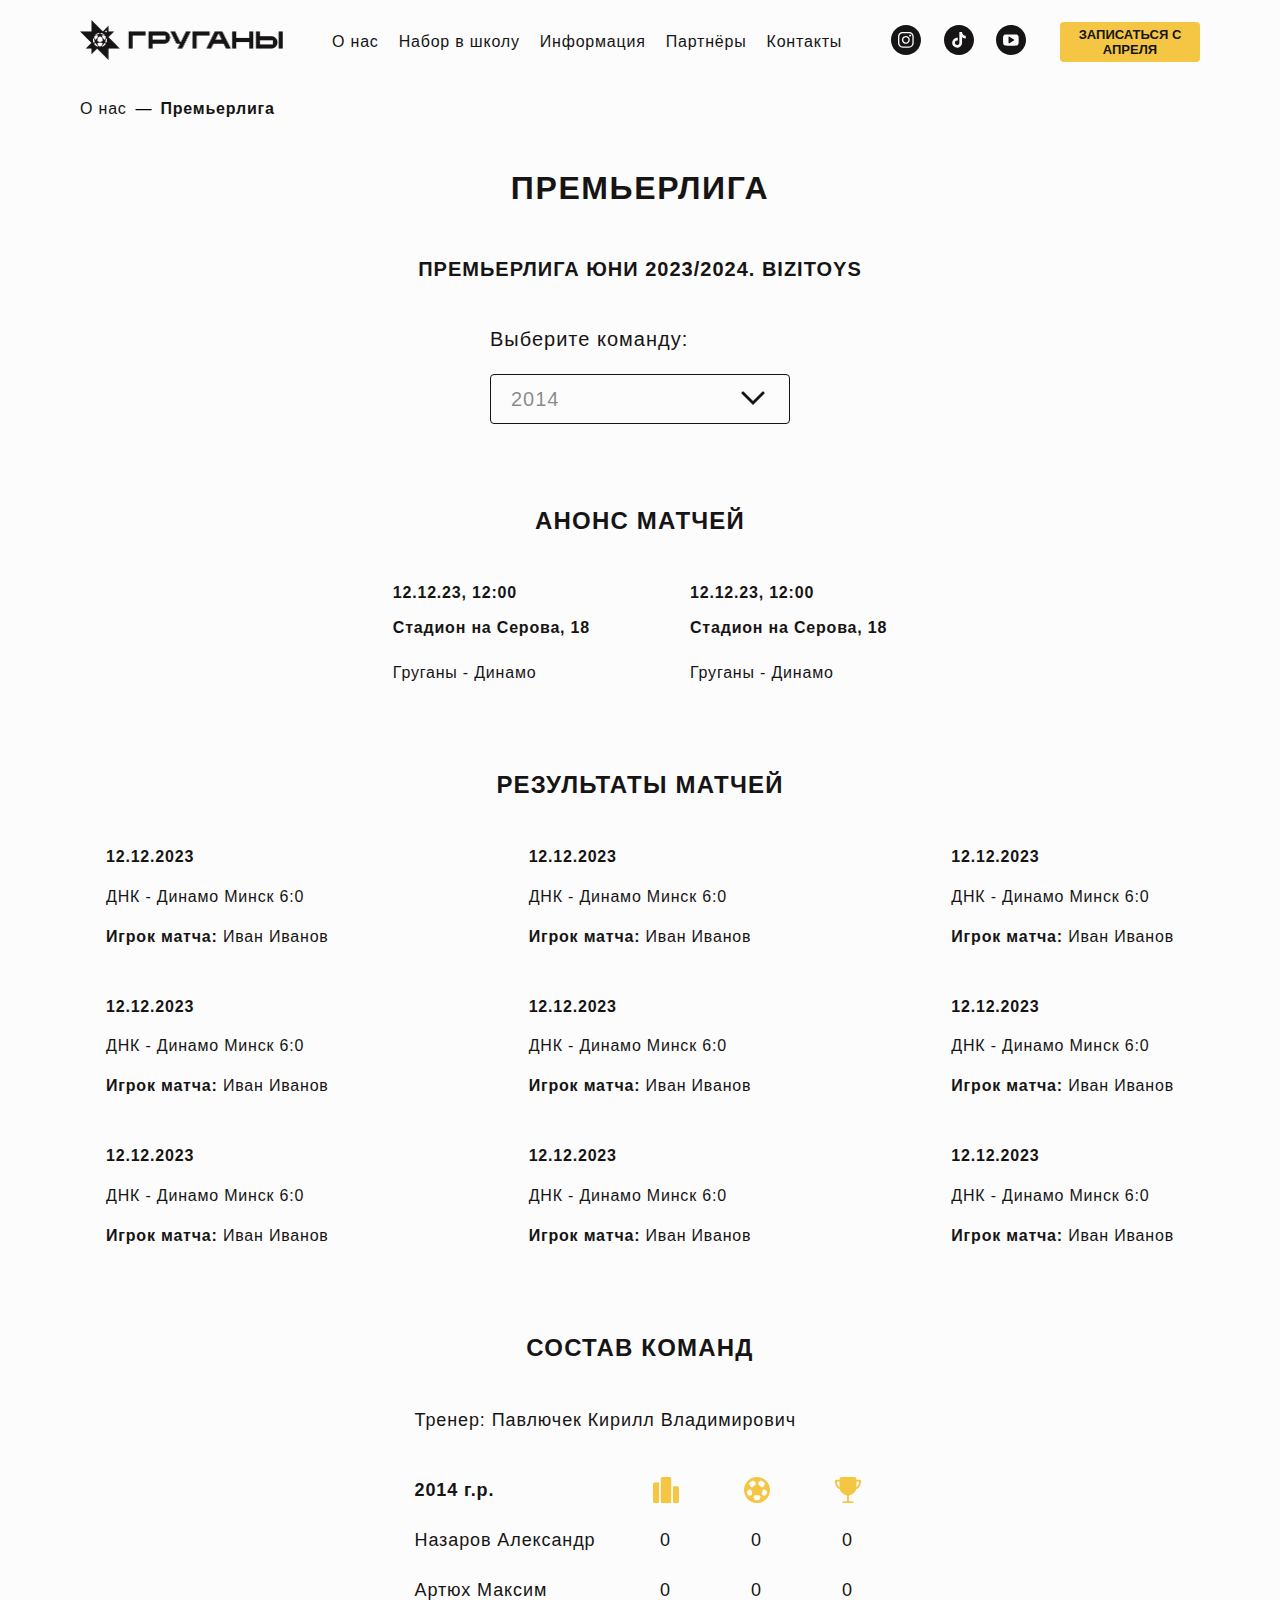
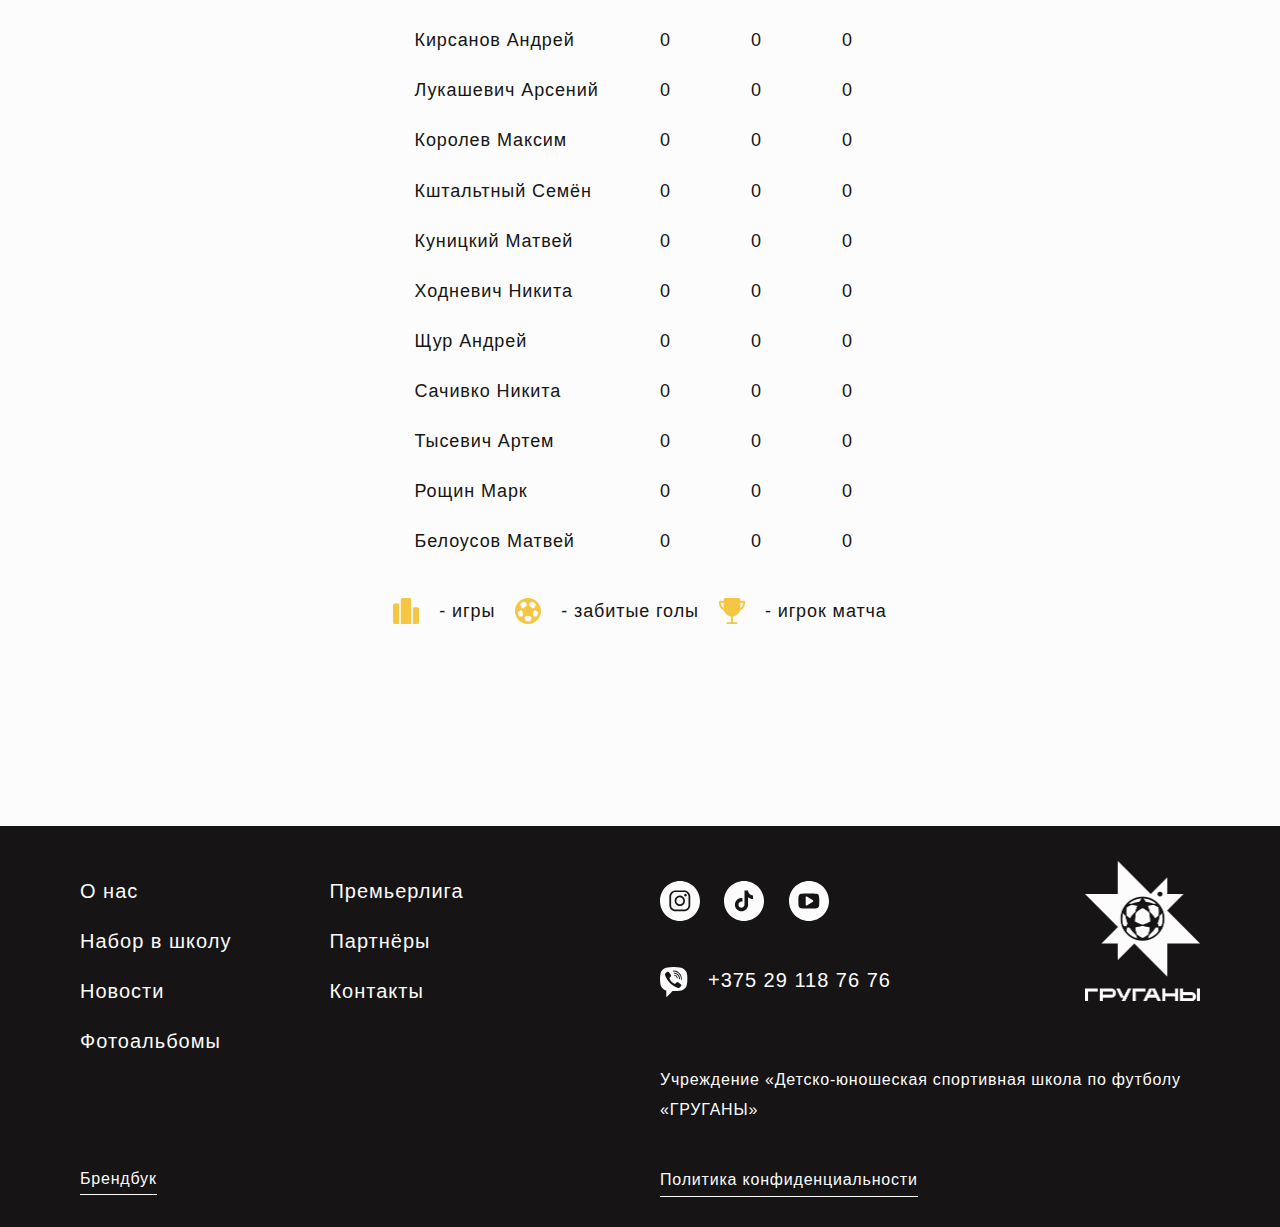
<file: league.html>
<!DOCTYPE html>
<html lang="en">
<head>
    <meta charset="UTF-8">
    <title>Премьерлига</title>
    <link rel="stylesheet" href="styles/index.css">
    <link rel="stylesheet" href="styles/league.css">
    <link href="https://fonts.cdnfonts.com/css/tt-norms-pro" rel="stylesheet">
    <meta name="viewport" content="width=device-width, initial-scale=1, maximum-scale=1, user-scalable=no"/>
</head>
<body>
<header class="header header_desc">
    <div class="container">
        <a href="index.html" class="logo"><img src="images/logo_2x.png" alt="logo"></a>
        <nav class="header_menu">
            <ul>
                <li><a href="index.html">О нас</a></li>
                <li><a href="school.html">Набор в школу</a></li>
                <li class="header_menu-item">
                    <a href="#">Информация</a>
                    <div class="dropdown-content">
                        <a href="news.html">Новости</a>
                        <a href="albums.html">Фотоальбомы</a>
                        <a href="league.html">Премьерлига</a>
                    </div>
                </li>
                <li><a href="partners.html">Партнёры</a></li>
                <li><a href="contacts.html">Контакты</a></li>
            </ul>
        </nav>
        <div class="header_action-box">
            <div class="header_social">
                <a href="https://www.instagram.com/grugany.by/" target="_blank">
                    <svg width="30" height="30" viewBox="0 0 30 30" fill="none" xmlns="http://www.w3.org/2000/svg">
                        <path fill-rule="evenodd" clip-rule="evenodd" d="M30 15C30 23.2843 23.2843 30 15 30C6.71573 30 0 23.2843 0 15C0 6.71573 6.71573 0 15 0C23.2843 0 30 6.71573 30 15ZM18.121 8.3436C18.9847 8.34618 19.8122 8.69042 20.4229 9.30112C21.0337 9.91182 21.3779 10.7394 21.3805 11.603V18.1212C21.3779 18.9849 21.0337 19.8124 20.4229 20.4231C19.8122 21.0338 18.9847 21.3781 18.121 21.3806H11.6029C10.7392 21.3781 9.91164 21.0338 9.30094 20.4231C8.69023 19.8124 8.346 18.9849 8.34342 18.1212V11.603C8.346 10.7394 8.69023 9.91182 9.30094 9.30112C9.91164 8.69042 10.7392 8.34618 11.6029 8.3436H18.121ZM18.121 7.04004H11.6029C9.09315 7.04004 7.03986 9.09334 7.03986 11.603V18.1212C7.03986 20.6309 9.09315 22.6842 11.6029 22.6842H18.121C20.6307 22.6842 22.684 20.6309 22.684 18.1212V11.603C22.684 9.09334 20.6307 7.04004 18.121 7.04004ZM18.5558 11.4382C18.7166 11.5456 18.9057 11.603 19.0991 11.603C19.2275 11.6033 19.3548 11.5782 19.4736 11.5291C19.5923 11.4801 19.7002 11.4081 19.7911 11.3172C19.8819 11.2264 19.9539 11.1185 20.003 10.9997C20.052 10.881 20.0771 10.7537 20.0768 10.6252C20.0768 10.4318 20.0195 10.2428 19.912 10.082C19.8046 9.92122 19.6519 9.79589 19.4732 9.72189C19.2946 9.64788 19.098 9.62852 18.9083 9.66625C18.7186 9.70398 18.5444 9.7971 18.4077 9.93384C18.2709 10.0706 18.1778 10.2448 18.1401 10.4345C18.1024 10.6241 18.1217 10.8207 18.1957 10.9994C18.2697 11.1781 18.3951 11.3308 18.5558 11.4382ZM16.3109 12.694C15.8821 12.4075 15.3779 12.2546 14.8622 12.2546C14.1709 12.2553 13.5081 12.5303 13.0193 13.0191C12.5304 13.508 12.2555 14.1707 12.2547 14.8621C12.2547 15.3778 12.4077 15.8819 12.6942 16.3107C12.9807 16.7395 13.3879 17.0737 13.8644 17.2711C14.3408 17.4684 14.8651 17.5201 15.3709 17.4194C15.8767 17.3188 16.3413 17.0705 16.706 16.7058C17.0706 16.3412 17.319 15.8766 17.4196 15.3708C17.5202 14.865 17.4686 14.3407 17.2712 13.8642C17.0739 13.3878 16.7397 12.9805 16.3109 12.694ZM12.6894 11.6102C13.3325 11.1804 14.0887 10.951 14.8622 10.951C15.8995 10.951 16.8943 11.3631 17.6277 12.0965C18.3612 12.83 18.7733 13.8248 18.7733 14.8621C18.7733 15.6356 18.5439 16.3918 18.1141 17.0349C17.6844 17.6781 17.0736 18.1794 16.3589 18.4754C15.6443 18.7714 14.8579 18.8489 14.0992 18.698C13.3405 18.5471 12.6437 18.1746 12.0967 17.6276C11.5497 17.0806 11.1772 16.3837 11.0263 15.6251C10.8754 14.8664 10.9529 14.08 11.2489 13.3654C11.5449 12.6507 12.0462 12.0399 12.6894 11.6102Z" fill="#161414"/>
                    </svg>
                </a>
                <a href="https://www.tiktok.com/@grugany.by" target="_blank">
                    <svg width="30" height="30" viewBox="0 0 30 30" fill="none" xmlns="http://www.w3.org/2000/svg">
                        <path fill-rule="evenodd" clip-rule="evenodd" d="M15 30C23.2843 30 30 23.2843 30 15C30 6.71573 23.2843 0 15 0C6.71573 0 0 6.71573 0 15C0 23.2843 6.71573 30 15 30ZM19.7758 10.2065C19.8754 10.2714 19.9782 10.3312 20.0838 10.3858C20.7708 10.7283 21.4419 10.8326 21.7723 10.7967V13.4639C21.7723 13.4639 20.8292 13.4248 20.1291 13.2391C19.1534 12.978 18.528 12.5771 18.528 12.5771C18.528 12.5771 18.0938 12.29 18.0613 12.2705V17.7822C18.0613 18.0885 17.9801 18.855 17.737 19.4941C17.5239 20.0406 17.2193 20.5468 16.8362 20.991C16.8362 20.991 16.2365 21.7344 15.1832 22.2334C14.3052 22.6494 13.5242 22.6722 13.214 22.6813C13.1887 22.682 13.1665 22.6827 13.1476 22.6834C13.1476 22.6834 11.7055 22.7414 10.4048 21.8576L10.3983 21.8511V21.8576C9.95853 21.5507 9.56639 21.1808 9.23447 20.7596C8.82286 20.2346 8.57028 19.6118 8.5051 19.4293V19.4228C8.40146 19.1128 8.18408 18.3629 8.21667 17.6391C8.26849 16.3638 8.69641 15.5781 8.80982 15.3825C9.10785 14.8463 9.49717 14.3662 9.96026 13.9639C10.4888 13.5208 11.1033 13.1921 11.7652 12.9985C12.4271 12.8049 13.122 12.7505 13.8059 12.8388L13.8027 15.5745C13.5774 15.5011 13.3419 15.4638 13.1049 15.464C11.8531 15.464 10.8386 16.4847 10.8386 17.7453C10.8386 19.0059 11.8531 20.0267 13.1049 20.0267C13.4947 20.0272 13.8778 19.9261 14.2166 19.7333C14.5416 19.5487 14.8163 19.287 15.0164 18.9712C15.2166 18.6555 15.3361 18.2954 15.3644 17.9226V17.9168C15.366 17.9089 15.366 17.9011 15.366 17.8936C15.3663 17.8877 15.3667 17.882 15.3671 17.8765C15.3679 17.865 15.3686 17.8542 15.3686 17.8428C15.3745 17.7066 15.3745 17.5687 15.3745 17.4292V7.04004H18.0613C18.057 7.04004 18.029 7.2975 18.0968 7.69543H18.0935C18.1747 8.17484 18.395 8.85956 18.9849 9.53451C19.2206 9.78941 19.4862 10.015 19.7758 10.2065Z" fill="#161414"/>
                    </svg>
                </a>
                <a href="https://www.youtube.com/channel/UCrYTJb1OCuEj8IxNx8zY-zQ" target="_blank">
                    <svg width="30" height="30" viewBox="0 0 30 30" fill="none" xmlns="http://www.w3.org/2000/svg">
                        <path fill-rule="evenodd" clip-rule="evenodd" d="M15 30C23.2843 30 30 23.2843 30 15C30 6.71573 23.2843 0 15 0C6.71573 0 0 6.71573 0 15C0 23.2843 6.71573 30 15 30ZM22.6586 13.2121C22.6717 13.3957 22.684 13.567 22.684 13.726V15.0392V16.3524V16.3526C22.684 16.6951 22.684 17.0947 22.6269 17.5514C22.6269 18.0652 22.5698 18.4649 22.4557 18.8646C22.3415 19.3213 22.1131 19.6639 21.8276 19.9494C21.5421 20.2349 21.1425 20.4062 20.7428 20.4632C19.4867 20.6345 17.4883 20.6916 14.862 20.6916C12.2356 20.6916 10.2943 20.6345 8.9811 20.4632C8.58143 20.4062 8.18177 20.2349 7.89629 19.9494C7.55372 19.6639 7.38243 19.3213 7.26823 18.8646C7.21118 18.4652 7.15414 18.0089 7.09709 17.5525L7.09695 17.5514C7.09695 17.3066 7.08056 17.0782 7.06534 16.8662C7.05215 16.6826 7.03986 16.5114 7.03986 16.3524V15.0392V13.726C7.03986 13.3834 7.03986 12.9837 7.09695 12.527C7.09695 12.0131 7.15404 11.6134 7.26823 11.2138C7.38243 10.757 7.61081 10.4144 7.89629 10.129C8.18177 9.84348 8.58143 9.67219 8.9811 9.6151C10.2372 9.44381 12.2356 9.38672 14.862 9.38672C17.4883 9.38672 19.4296 9.44381 20.7428 9.6151C21.1425 9.67219 21.5421 9.84348 21.8276 10.129C22.1702 10.4144 22.3415 10.757 22.4557 11.2138C22.5127 11.6134 22.5699 12.0702 22.6269 12.527C22.6269 12.7718 22.6433 13.0001 22.6586 13.2121ZM13.3775 18.2936L17.888 15.4959C18.0593 15.3817 18.1735 15.0963 18.1735 14.925C18.1735 14.7537 18.0593 14.5824 17.888 14.4682L13.3775 11.6705C13.2062 11.5563 12.9778 11.5563 12.8065 11.6705C12.6352 11.7847 12.521 11.956 12.521 12.1844V17.8369C12.521 18.0652 12.6352 18.2365 12.8065 18.3507C12.9207 18.4078 12.9778 18.4078 13.092 18.4078C13.2062 18.4078 13.3204 18.3507 13.3775 18.2936Z" fill="#161414"/>
                    </svg>
                </a>
            </div>
            <div class="header_action">
<!--                <button onclick="PopUpShow()">ЗАПИСАТЬСЯ С АПРЕЛЯ</button>-->
                <button><a href="viber://chat?number=%2B375291187676">ЗАПИСАТЬСЯ С АПРЕЛЯ</a></button>
            </div>
        </div>

    </div>
</header>
<header class="header-mob">
    <div class="header__container">
        <a class="header__logo" href="index.html">
            <img src="images/logo_2x.png" width='153px' alt="header-logo">
        </a>
        <div class="header__menu menu">
            <div class="menu__icon-block">
                <div class="menu__icon">
                    <span></span>
                </div>
            </div>
            <nav class="menu__body">
                <ul class="menu__list">
                    <img class="menu__list-img" src="images/logo_mob.png" alt="logo">
                    <li><a class="menu__link" href="index.html">О нас</a></li>
                    <li><a class="menu__link" href="school.html">Набор в школу</a></li>
                    <li><a class="menu__link" href="partners.html">Партнёры</a></li>
                    <li class="menu__list-item">
                        <div class="menu__link menu__link-catalog">
                            <div>Информация</div>
                            <div class="menu__arrow">
                                <svg width="22" height="12" viewBox="0 0 22 12" fill="none" xmlns="http://www.w3.org/2000/svg">
                                    <path d="M1 1L11 11L21 1" stroke="#FCFCFC" stroke-miterlimit="10" stroke-linecap="round"/>
                                </svg>
                            </div>
                        </div>
                        <ul class="menu__sub-list">
                            <li><a class="menu__sub-link" href="news.html">Новости</a></li>
                            <li><a class="menu__sub-link" href="albums.html">Фотоальбомы</a></li>
                            <li><a class="menu__sub-link" href="league.html">Премьерлига</a></li>
                        </ul>
                    </li>
                    <li><a class="menu__link" href="contacts.html">Контакты</a></li>
                </ul>
                <div class="header-mob_info">
                    <div class="header-mob_info-action">
                        <div class="header-mob_info-action-social">
                            <a href="https://www.instagram.com/grugany.by/" target="_blank">
                                <svg width="30" height="30" viewBox="0 0 30 30" fill="none" xmlns="http://www.w3.org/2000/svg">
                                    <path fill-rule="evenodd" clip-rule="evenodd" d="M30 15C30 23.2843 23.2843 30 15 30C6.71573 30 0 23.2843 0 15C0 6.71573 6.71573 0 15 0C23.2843 0 30 6.71573 30 15ZM18.121 8.34342C18.9847 8.346 19.8122 8.69023 20.4229 9.30094C21.0337 9.91164 21.3779 10.7392 21.3805 11.6029V18.121C21.3779 18.9847 21.0337 19.8122 20.4229 20.4229C19.8122 21.0337 18.9847 21.3779 18.121 21.3805H11.6029C10.7392 21.3779 9.91164 21.0337 9.30094 20.4229C8.69023 19.8122 8.346 18.9847 8.34342 18.121V11.6029C8.346 10.7392 8.69023 9.91164 9.30094 9.30094C9.91164 8.69023 10.7392 8.346 11.6029 8.34342H18.121ZM18.121 7.03986H11.6029C9.09315 7.03986 7.03986 9.09315 7.03986 11.6029V18.121C7.03986 20.6307 9.09315 22.684 11.6029 22.684H18.121C20.6307 22.684 22.684 20.6307 22.684 18.121V11.6029C22.684 9.09315 20.6307 7.03986 18.121 7.03986ZM18.5558 11.4382C18.7166 11.5456 18.9057 11.603 19.0991 11.603C19.2275 11.6033 19.3548 11.5782 19.4736 11.5291C19.5923 11.4801 19.7002 11.4081 19.7911 11.3172C19.8819 11.2264 19.9539 11.1185 20.003 10.9997C20.052 10.881 20.0771 10.7537 20.0768 10.6252C20.0768 10.4318 20.0195 10.2428 19.912 10.082C19.8046 9.92122 19.6519 9.79589 19.4732 9.72189C19.2946 9.64788 19.098 9.62852 18.9083 9.66625C18.7186 9.70398 18.5444 9.7971 18.4077 9.93384C18.2709 10.0706 18.1778 10.2448 18.1401 10.4345C18.1024 10.6241 18.1217 10.8207 18.1957 10.9994C18.2697 11.1781 18.3951 11.3308 18.5558 11.4382ZM16.3109 12.694C15.8821 12.4075 15.3779 12.2546 14.8622 12.2546C14.1709 12.2553 13.5081 12.5303 13.0193 13.0191C12.5304 13.508 12.2555 14.1707 12.2547 14.8621C12.2547 15.3778 12.4077 15.8819 12.6942 16.3107C12.9807 16.7395 13.3879 17.0737 13.8644 17.2711C14.3408 17.4684 14.8651 17.5201 15.3709 17.4194C15.8767 17.3188 16.3413 17.0705 16.706 16.7058C17.0706 16.3412 17.319 15.8766 17.4196 15.3708C17.5202 14.865 17.4686 14.3407 17.2712 13.8642C17.0739 13.3878 16.7397 12.9805 16.3109 12.694ZM12.6894 11.6102C13.3325 11.1804 14.0887 10.951 14.8622 10.951C15.8995 10.951 16.8943 11.3631 17.6277 12.0965C18.3612 12.83 18.7733 13.8248 18.7733 14.8621C18.7733 15.6356 18.5439 16.3918 18.1141 17.0349C17.6844 17.6781 17.0736 18.1794 16.3589 18.4754C15.6443 18.7714 14.8579 18.8489 14.0992 18.698C13.3405 18.5471 12.6437 18.1746 12.0967 17.6276C11.5497 17.0806 11.1772 16.3837 11.0263 15.6251C10.8754 14.8664 10.9529 14.08 11.2489 13.3654C11.5449 12.6507 12.0462 12.0399 12.6894 11.6102Z" fill="#FCFCFC"/>
                                </svg>
                            </a>
                            <a href="https://www.tiktok.com/@grugany.by" target="_blank">
                                <svg width="30" height="30" viewBox="0 0 30 30" fill="none" xmlns="http://www.w3.org/2000/svg">
                                    <path fill-rule="evenodd" clip-rule="evenodd" d="M15 30C23.2843 30 30 23.2843 30 15C30 6.71573 23.2843 0 15 0C6.71573 0 0 6.71573 0 15C0 23.2843 6.71573 30 15 30ZM19.7758 10.2065C19.8754 10.2714 19.9782 10.3312 20.0838 10.3858C20.7708 10.7283 21.4419 10.8326 21.7723 10.7967V13.4639C21.7723 13.4639 20.8292 13.4248 20.1291 13.2391C19.1534 12.978 18.528 12.5771 18.528 12.5771C18.528 12.5771 18.0938 12.29 18.0613 12.2705V17.7822C18.0613 18.0885 17.9801 18.855 17.737 19.4941C17.5239 20.0406 17.2193 20.5468 16.8362 20.991C16.8362 20.991 16.2365 21.7344 15.1832 22.2334C14.3052 22.6494 13.5242 22.6722 13.214 22.6813C13.1887 22.682 13.1665 22.6827 13.1476 22.6834C13.1476 22.6834 11.7055 22.7414 10.4048 21.8576L10.3983 21.8511V21.8576C9.95853 21.5507 9.56639 21.1808 9.23447 20.7596C8.82286 20.2346 8.57028 19.6118 8.5051 19.4293V19.4228C8.40146 19.1128 8.18408 18.3629 8.21667 17.6391C8.26849 16.3638 8.69641 15.5781 8.80982 15.3825C9.10785 14.8463 9.49717 14.3662 9.96026 13.9639C10.4888 13.5208 11.1033 13.1921 11.7652 12.9985C12.4271 12.8049 13.122 12.7505 13.8059 12.8388L13.8027 15.5745C13.5774 15.5011 13.3419 15.4638 13.1049 15.464C11.8531 15.464 10.8386 16.4847 10.8386 17.7453C10.8386 19.0059 11.8531 20.0267 13.1049 20.0267C13.4947 20.0272 13.8778 19.9261 14.2166 19.7333C14.5416 19.5487 14.8163 19.287 15.0164 18.9712C15.2166 18.6555 15.3361 18.2954 15.3644 17.9226V17.9168C15.366 17.9089 15.366 17.9011 15.366 17.8936C15.3663 17.8877 15.3667 17.882 15.3671 17.8765C15.3679 17.865 15.3686 17.8542 15.3686 17.8428C15.3745 17.7066 15.3745 17.5687 15.3745 17.4292V7.04004H18.0613C18.057 7.04004 18.029 7.2975 18.0968 7.69543H18.0935C18.1747 8.17484 18.395 8.85956 18.9849 9.53451C19.2206 9.78941 19.4862 10.015 19.7758 10.2065Z" fill="#FCFCFC"/>
                                </svg>
                            </a>
                            <a href="https://www.youtube.com/channel/UCrYTJb1OCuEj8IxNx8zY-zQ" target="_blank">
                                <svg width="30" height="30" viewBox="0 0 30 30" fill="none" xmlns="http://www.w3.org/2000/svg">
                                    <path fill-rule="evenodd" clip-rule="evenodd" d="M15 30C23.2843 30 30 23.2843 30 15C30 6.71573 23.2843 0 15 0C6.71573 0 0 6.71573 0 15C0 23.2843 6.71573 30 15 30ZM22.6586 13.2121C22.6717 13.3957 22.684 13.567 22.684 13.726V15.0392V16.3524V16.3526C22.684 16.6951 22.684 17.0947 22.6269 17.5514C22.6269 18.0652 22.5698 18.4649 22.4557 18.8646C22.3415 19.3213 22.1131 19.6639 21.8276 19.9494C21.5421 20.2349 21.1425 20.4062 20.7428 20.4632C19.4867 20.6345 17.4883 20.6916 14.862 20.6916C12.2356 20.6916 10.2943 20.6345 8.9811 20.4632C8.58143 20.4062 8.18177 20.2349 7.89629 19.9494C7.55372 19.6639 7.38243 19.3213 7.26823 18.8646C7.21118 18.4652 7.15414 18.0089 7.09709 17.5525L7.09695 17.5514C7.09695 17.3066 7.08056 17.0782 7.06534 16.8662C7.05215 16.6826 7.03986 16.5114 7.03986 16.3524V15.0392V13.726C7.03986 13.3834 7.03986 12.9837 7.09695 12.527C7.09695 12.0131 7.15404 11.6134 7.26823 11.2138C7.38243 10.757 7.61081 10.4144 7.89629 10.129C8.18177 9.84348 8.58143 9.67219 8.9811 9.6151C10.2372 9.44381 12.2356 9.38672 14.862 9.38672C17.4883 9.38672 19.4296 9.44381 20.7428 9.6151C21.1425 9.67219 21.5421 9.84348 21.8276 10.129C22.1702 10.4144 22.3415 10.757 22.4557 11.2138C22.5127 11.6134 22.5699 12.0702 22.6269 12.527C22.6269 12.7718 22.6433 13.0001 22.6586 13.2121ZM13.3775 18.2936L17.888 15.4959C18.0593 15.3817 18.1735 15.0963 18.1735 14.925C18.1735 14.7537 18.0593 14.5824 17.888 14.4682L13.3775 11.6705C13.2062 11.5563 12.9778 11.5563 12.8065 11.6705C12.6352 11.7847 12.521 11.956 12.521 12.1844V17.8369C12.521 18.0652 12.6352 18.2365 12.8065 18.3507C12.9207 18.4078 12.9778 18.4078 13.092 18.4078C13.2062 18.4078 13.3204 18.3507 13.3775 18.2936Z" fill="#FCFCFC"/>
                                </svg>
                            </a>
                        </div>
                        <div class="header-mob_action">
<!--                            <button onclick="PopUpShow()">ЗАПИСАТЬСЯ С АПРЕЛЯ</button>-->
                            <button><a href="viber://chat?number=%2B375291187676">ЗАПИСАТЬСЯ С АПРЕЛЯ</a></button>
                        </div>
                    </div>
                    <div class="header-mob_info-phone">
                        <a href="viber://chat?number=%2B375291187676" class="header-mob_viber">
                            <svg width="19" height="20" viewBox="0 0 19 20" fill="none" xmlns="http://www.w3.org/2000/svg">
                                <path d="M14.1339 0.474708C10.8195 -0.158236 7.37765 -0.158236 4.06328 0.474708C2.59731 0.791179 0.748919 2.56342 0.43023 3.9559C-0.14341 6.67755 -0.14341 9.4625 0.43023 12.1842C0.812657 13.5766 2.66105 15.3489 4.06328 15.6653C4.12702 15.6653 4.19075 15.7286 4.19075 15.7919V19.7795C4.19075 19.9694 4.44571 20.096 4.57319 19.9061L6.48532 17.9439C6.48532 17.9439 8.01502 16.3616 8.26997 16.1084C8.26997 16.1084 8.33371 16.0451 8.39745 16.0451C10.3096 16.1084 12.2855 15.9185 14.1976 15.6021C15.6636 15.2856 17.5119 13.5133 17.8306 12.1209C18.4043 9.39921 18.4043 6.61426 17.8306 3.8926C17.4482 2.56342 15.5998 0.791179 14.1339 0.474708ZM14.1976 12.374C13.8789 13.007 13.4965 13.5133 12.8591 13.8298C12.6679 13.8931 12.4767 13.9564 12.2855 14.0197C12.0305 13.9564 11.8393 13.8931 11.6481 13.8298C9.60847 13.007 7.69634 11.8677 6.16663 10.222C5.33804 9.27262 4.63692 8.19662 4.06328 7.05732C3.80833 6.48767 3.55338 5.98132 3.36217 5.41167C3.17095 4.90531 3.48964 4.39896 3.80833 4.01919C4.12702 3.63943 4.50945 3.38625 4.95561 3.19636C5.2743 3.00648 5.59299 3.13307 5.84794 3.38625C6.35784 4.01919 6.86774 4.65213 7.25017 5.34837C7.50512 5.79143 7.44138 6.29779 6.99522 6.61426C6.86774 6.67755 6.804 6.74085 6.67653 6.86744C6.61279 6.93073 6.48531 6.99402 6.42158 7.12061C6.2941 7.3105 6.2941 7.50038 6.35784 7.69026C6.86774 9.14603 7.82381 10.2853 9.28978 10.9183C9.54473 11.0449 9.73594 11.1082 10.0546 11.1082C10.5008 11.0449 10.692 10.5385 11.0107 10.2853C11.3294 10.0322 11.7118 10.0322 12.0942 10.222C12.4129 10.4119 12.7316 10.6651 13.114 10.9183C13.4327 11.1715 13.7514 11.3613 14.0701 11.6145C14.2613 11.7411 14.3251 12.0576 14.1976 12.374ZM11.5206 7.62697C11.3931 7.62697 11.4569 7.62697 11.5206 7.62697C11.2656 7.62697 11.2019 7.50038 11.1382 7.3105C11.1382 7.18391 11.1382 6.99403 11.0744 6.86744C11.0107 6.61426 10.8832 6.36108 10.6283 6.1712C10.5008 6.1079 10.3733 6.04461 10.2458 5.98131C10.0546 5.91802 9.92716 5.91802 9.73594 5.91802C9.54473 5.85473 9.48099 5.72814 9.48099 5.53826C9.48099 5.41167 9.6722 5.28508 9.79968 5.28508C10.8195 5.34837 11.5843 5.91802 11.7118 7.12061C11.7118 7.18391 11.7118 7.3105 11.7118 7.37379C11.7118 7.50038 11.6481 7.62697 11.5206 7.62697ZM10.8832 4.84202C10.5645 4.71543 10.2458 4.58884 9.86342 4.52555C9.73594 4.52555 9.54473 4.46225 9.41726 4.46225C9.22604 4.46225 9.09857 4.33566 9.1623 4.14578C9.1623 3.9559 9.28978 3.82931 9.48099 3.8926C10.1184 3.9559 10.692 4.08249 11.2657 4.33566C12.4129 4.90531 13.0503 5.85473 13.2415 7.12061C13.2415 7.18391 13.2415 7.2472 13.2415 7.3105C13.2415 7.43709 13.2415 7.56367 13.2415 7.75356C13.2415 7.81685 13.2415 7.88015 13.2415 7.94344C13.1778 8.19662 12.7316 8.25991 12.6679 7.94344C12.6679 7.88015 12.6041 7.75356 12.6041 7.69026C12.6041 7.12061 12.4767 6.55096 12.2217 6.04461C11.8393 5.47496 11.3931 5.09519 10.8832 4.84202ZM14.3251 8.63968C14.1338 8.63968 14.0064 8.4498 14.0064 8.25991C14.0064 7.88015 13.9426 7.50038 13.8789 7.12061C13.6239 5.09519 11.9668 3.44954 9.9909 3.13307C9.67221 3.06978 9.35352 3.06978 9.09857 3.00648C8.90735 3.00648 8.6524 3.00648 8.58866 2.7533C8.52492 2.56342 8.71614 2.37354 8.90735 2.37354C8.97109 2.37354 9.03483 2.37354 9.03483 2.37354C9.1623 2.37354 11.6481 2.43683 9.03483 2.37354C11.7118 2.43683 13.9426 4.20907 14.3888 6.86744C14.4525 7.3105 14.5163 7.75356 14.5163 8.25991C14.6438 8.4498 14.5163 8.63968 14.3251 8.63968Z" fill="#FCFCFC"/>
                            </svg>

                        </a>
                        <a href="tel:+375291187676" class="header-mob_phone">+375 29 118 76 76</a>
                    </div>
                </div>
            </nav>
        </div>
    </div>
</header>
<header class="header header_scroll">
    <div class="container">
        <a href="index.html" class="logo"><img src="images/logo_2x.png" alt="logo"></a>
        <nav class="header_menu">
            <ul>
                <li><a href="index.html">О нас</a></li>
                <li><a href="school.html">Набор в школу</a></li>
                <li class="header_menu-item">
                    <a href="#">Информация</a>
                    <div class="dropdown-content">
                        <a href="news.html">Новости</a>
                        <a href="albums.html">Фотоальбомы</a>
                        <a href="league.html">Премьерлига</a>
                    </div>
                </li>
                <li><a href="partners.html">Партнёры</a></li>
                <li><a href="contacts.html">Контакты</a></li>
            </ul>
        </nav>
        <div class="header_action-box">
            <div class="header_social">
                <a href="https://www.instagram.com/grugany.by/" target="_blank">
                    <svg width="30" height="30" viewBox="0 0 30 30" fill="none" xmlns="http://www.w3.org/2000/svg">
                        <path fill-rule="evenodd" clip-rule="evenodd" d="M30 15C30 23.2843 23.2843 30 15 30C6.71573 30 0 23.2843 0 15C0 6.71573 6.71573 0 15 0C23.2843 0 30 6.71573 30 15ZM18.121 8.3436C18.9847 8.34618 19.8122 8.69042 20.4229 9.30112C21.0337 9.91182 21.3779 10.7394 21.3805 11.603V18.1212C21.3779 18.9849 21.0337 19.8124 20.4229 20.4231C19.8122 21.0338 18.9847 21.3781 18.121 21.3806H11.6029C10.7392 21.3781 9.91164 21.0338 9.30094 20.4231C8.69023 19.8124 8.346 18.9849 8.34342 18.1212V11.603C8.346 10.7394 8.69023 9.91182 9.30094 9.30112C9.91164 8.69042 10.7392 8.34618 11.6029 8.3436H18.121ZM18.121 7.04004H11.6029C9.09315 7.04004 7.03986 9.09334 7.03986 11.603V18.1212C7.03986 20.6309 9.09315 22.6842 11.6029 22.6842H18.121C20.6307 22.6842 22.684 20.6309 22.684 18.1212V11.603C22.684 9.09334 20.6307 7.04004 18.121 7.04004ZM18.5558 11.4382C18.7166 11.5456 18.9057 11.603 19.0991 11.603C19.2275 11.6033 19.3548 11.5782 19.4736 11.5291C19.5923 11.4801 19.7002 11.4081 19.7911 11.3172C19.8819 11.2264 19.9539 11.1185 20.003 10.9997C20.052 10.881 20.0771 10.7537 20.0768 10.6252C20.0768 10.4318 20.0195 10.2428 19.912 10.082C19.8046 9.92122 19.6519 9.79589 19.4732 9.72189C19.2946 9.64788 19.098 9.62852 18.9083 9.66625C18.7186 9.70398 18.5444 9.7971 18.4077 9.93384C18.2709 10.0706 18.1778 10.2448 18.1401 10.4345C18.1024 10.6241 18.1217 10.8207 18.1957 10.9994C18.2697 11.1781 18.3951 11.3308 18.5558 11.4382ZM16.3109 12.694C15.8821 12.4075 15.3779 12.2546 14.8622 12.2546C14.1709 12.2553 13.5081 12.5303 13.0193 13.0191C12.5304 13.508 12.2555 14.1707 12.2547 14.8621C12.2547 15.3778 12.4077 15.8819 12.6942 16.3107C12.9807 16.7395 13.3879 17.0737 13.8644 17.2711C14.3408 17.4684 14.8651 17.5201 15.3709 17.4194C15.8767 17.3188 16.3413 17.0705 16.706 16.7058C17.0706 16.3412 17.319 15.8766 17.4196 15.3708C17.5202 14.865 17.4686 14.3407 17.2712 13.8642C17.0739 13.3878 16.7397 12.9805 16.3109 12.694ZM12.6894 11.6102C13.3325 11.1804 14.0887 10.951 14.8622 10.951C15.8995 10.951 16.8943 11.3631 17.6277 12.0965C18.3612 12.83 18.7733 13.8248 18.7733 14.8621C18.7733 15.6356 18.5439 16.3918 18.1141 17.0349C17.6844 17.6781 17.0736 18.1794 16.3589 18.4754C15.6443 18.7714 14.8579 18.8489 14.0992 18.698C13.3405 18.5471 12.6437 18.1746 12.0967 17.6276C11.5497 17.0806 11.1772 16.3837 11.0263 15.6251C10.8754 14.8664 10.9529 14.08 11.2489 13.3654C11.5449 12.6507 12.0462 12.0399 12.6894 11.6102Z" fill="#161414"/>
                    </svg>
                </a>
                <a href="https://www.tiktok.com/@grugany.by" target="_blank">
                    <svg width="30" height="30" viewBox="0 0 30 30" fill="none" xmlns="http://www.w3.org/2000/svg">
                        <path fill-rule="evenodd" clip-rule="evenodd" d="M15 30C23.2843 30 30 23.2843 30 15C30 6.71573 23.2843 0 15 0C6.71573 0 0 6.71573 0 15C0 23.2843 6.71573 30 15 30ZM19.7758 10.2065C19.8754 10.2714 19.9782 10.3312 20.0838 10.3858C20.7708 10.7283 21.4419 10.8326 21.7723 10.7967V13.4639C21.7723 13.4639 20.8292 13.4248 20.1291 13.2391C19.1534 12.978 18.528 12.5771 18.528 12.5771C18.528 12.5771 18.0938 12.29 18.0613 12.2705V17.7822C18.0613 18.0885 17.9801 18.855 17.737 19.4941C17.5239 20.0406 17.2193 20.5468 16.8362 20.991C16.8362 20.991 16.2365 21.7344 15.1832 22.2334C14.3052 22.6494 13.5242 22.6722 13.214 22.6813C13.1887 22.682 13.1665 22.6827 13.1476 22.6834C13.1476 22.6834 11.7055 22.7414 10.4048 21.8576L10.3983 21.8511V21.8576C9.95853 21.5507 9.56639 21.1808 9.23447 20.7596C8.82286 20.2346 8.57028 19.6118 8.5051 19.4293V19.4228C8.40146 19.1128 8.18408 18.3629 8.21667 17.6391C8.26849 16.3638 8.69641 15.5781 8.80982 15.3825C9.10785 14.8463 9.49717 14.3662 9.96026 13.9639C10.4888 13.5208 11.1033 13.1921 11.7652 12.9985C12.4271 12.8049 13.122 12.7505 13.8059 12.8388L13.8027 15.5745C13.5774 15.5011 13.3419 15.4638 13.1049 15.464C11.8531 15.464 10.8386 16.4847 10.8386 17.7453C10.8386 19.0059 11.8531 20.0267 13.1049 20.0267C13.4947 20.0272 13.8778 19.9261 14.2166 19.7333C14.5416 19.5487 14.8163 19.287 15.0164 18.9712C15.2166 18.6555 15.3361 18.2954 15.3644 17.9226V17.9168C15.366 17.9089 15.366 17.9011 15.366 17.8936C15.3663 17.8877 15.3667 17.882 15.3671 17.8765C15.3679 17.865 15.3686 17.8542 15.3686 17.8428C15.3745 17.7066 15.3745 17.5687 15.3745 17.4292V7.04004H18.0613C18.057 7.04004 18.029 7.2975 18.0968 7.69543H18.0935C18.1747 8.17484 18.395 8.85956 18.9849 9.53451C19.2206 9.78941 19.4862 10.015 19.7758 10.2065Z" fill="#161414"/>
                    </svg>
                </a>
                <a href="https://www.youtube.com/channel/UCrYTJb1OCuEj8IxNx8zY-zQ" target="_blank">
                    <svg width="30" height="30" viewBox="0 0 30 30" fill="none" xmlns="http://www.w3.org/2000/svg">
                        <path fill-rule="evenodd" clip-rule="evenodd" d="M15 30C23.2843 30 30 23.2843 30 15C30 6.71573 23.2843 0 15 0C6.71573 0 0 6.71573 0 15C0 23.2843 6.71573 30 15 30ZM22.6586 13.2121C22.6717 13.3957 22.684 13.567 22.684 13.726V15.0392V16.3524V16.3526C22.684 16.6951 22.684 17.0947 22.6269 17.5514C22.6269 18.0652 22.5698 18.4649 22.4557 18.8646C22.3415 19.3213 22.1131 19.6639 21.8276 19.9494C21.5421 20.2349 21.1425 20.4062 20.7428 20.4632C19.4867 20.6345 17.4883 20.6916 14.862 20.6916C12.2356 20.6916 10.2943 20.6345 8.9811 20.4632C8.58143 20.4062 8.18177 20.2349 7.89629 19.9494C7.55372 19.6639 7.38243 19.3213 7.26823 18.8646C7.21118 18.4652 7.15414 18.0089 7.09709 17.5525L7.09695 17.5514C7.09695 17.3066 7.08056 17.0782 7.06534 16.8662C7.05215 16.6826 7.03986 16.5114 7.03986 16.3524V15.0392V13.726C7.03986 13.3834 7.03986 12.9837 7.09695 12.527C7.09695 12.0131 7.15404 11.6134 7.26823 11.2138C7.38243 10.757 7.61081 10.4144 7.89629 10.129C8.18177 9.84348 8.58143 9.67219 8.9811 9.6151C10.2372 9.44381 12.2356 9.38672 14.862 9.38672C17.4883 9.38672 19.4296 9.44381 20.7428 9.6151C21.1425 9.67219 21.5421 9.84348 21.8276 10.129C22.1702 10.4144 22.3415 10.757 22.4557 11.2138C22.5127 11.6134 22.5699 12.0702 22.6269 12.527C22.6269 12.7718 22.6433 13.0001 22.6586 13.2121ZM13.3775 18.2936L17.888 15.4959C18.0593 15.3817 18.1735 15.0963 18.1735 14.925C18.1735 14.7537 18.0593 14.5824 17.888 14.4682L13.3775 11.6705C13.2062 11.5563 12.9778 11.5563 12.8065 11.6705C12.6352 11.7847 12.521 11.956 12.521 12.1844V17.8369C12.521 18.0652 12.6352 18.2365 12.8065 18.3507C12.9207 18.4078 12.9778 18.4078 13.092 18.4078C13.2062 18.4078 13.3204 18.3507 13.3775 18.2936Z" fill="#161414"/>
                    </svg>
                </a>
            </div>
            <div class="header_action">
<!--                <button onclick="PopUpShow()">ЗАПИСАТЬСЯ С АПРЕЛЯ</button>-->
                <button><a href="viber://chat?number=%2B375291187676">ЗАПИСАТЬСЯ С АПРЕЛЯ</a></button>
            </div>
        </div>

    </div>
</header>
<section class="league">
    <div class="container">
        <div class="breadcrumbs">
            <a href="index.html">О нас</a> <span>&nbsp; — &nbsp;</span><a class="active" href="albums.html">Премьерлига</a>
        </div>
        <div class="league_title">ПРЕМЬЕРЛИГА</div>
        <div class="league_sub-title">ПРЕМЬЕРЛИГА ЮНИ 2023/2024. BIZITOYS</div>
        <div class="league_action">
            <div class="league_action-title">Выберите команду:</div>
            <select name="select">
                <option value="2014">2014</option>
                <option value="2013">2013</option>
            </select>
        </div>
        <div class="league_announcement">
            <div class="league_announcement-title">АНОНС МАТЧЕЙ</div>
            <div class="league_announcement-items">
                <div class="league_announcement-item">
                    <div class="league_announcement-item-date">12.12.23, 12:00</div>
                    <div class="league_announcement-item-place">Стадион на Серова, 18</div>
                    <div class="league_announcement-item-teams">Груганы - Динамо</div>
                </div>
                <div class="league_announcement-item">
                    <div class="league_announcement-item-date">12.12.23, 12:00</div>
                    <div class="league_announcement-item-place">Стадион на Серова, 18</div>
                    <div class="league_announcement-item-teams">Груганы - Динамо</div>
                </div>
            </div>
        </div>
        <div class="league_results">
            <div class="league_results-title">РЕЗУЛЬТАТЫ МАТЧЕЙ</div>
            <div class="league_results-items">
                <div class="league_results-item">
                    <div class="league_results-item-date">12.12.2023</div>
                    <div class="league_results-item-teams">ДНК - Динамо Минск 6:0</div>
                    <div class="league_results-item-player"><span>Игрок матча:</span> Иван Иванов</div>
                </div>
                <div class="league_results-item">
                    <div class="league_results-item-date">12.12.2023</div>
                    <div class="league_results-item-teams">ДНК - Динамо Минск 6:0</div>
                    <div class="league_results-item-player"><span>Игрок матча:</span> Иван Иванов</div>
                </div>
                <div class="league_results-item">
                    <div class="league_results-item-date">12.12.2023</div>
                    <div class="league_results-item-teams">ДНК - Динамо Минск 6:0</div>
                    <div class="league_results-item-player"><span>Игрок матча:</span> Иван Иванов</div>
                </div>
                <div class="league_results-item">
                    <div class="league_results-item-date">12.12.2023</div>
                    <div class="league_results-item-teams">ДНК - Динамо Минск 6:0</div>
                    <div class="league_results-item-player"><span>Игрок матча:</span> Иван Иванов</div>
                </div>
                <div class="league_results-item">
                    <div class="league_results-item-date">12.12.2023</div>
                    <div class="league_results-item-teams">ДНК - Динамо Минск 6:0</div>
                    <div class="league_results-item-player"><span>Игрок матча:</span> Иван Иванов</div>
                </div>
                <div class="league_results-item">
                    <div class="league_results-item-date">12.12.2023</div>
                    <div class="league_results-item-teams">ДНК - Динамо Минск 6:0</div>
                    <div class="league_results-item-player"><span>Игрок матча:</span> Иван Иванов</div>
                </div>
                <div class="league_results-item">
                    <div class="league_results-item-date">12.12.2023</div>
                    <div class="league_results-item-teams">ДНК - Динамо Минск 6:0</div>
                    <div class="league_results-item-player"><span>Игрок матча:</span> Иван Иванов</div>
                </div>
                <div class="league_results-item">
                    <div class="league_results-item-date">12.12.2023</div>
                    <div class="league_results-item-teams">ДНК - Динамо Минск 6:0</div>
                    <div class="league_results-item-player"><span>Игрок матча:</span> Иван Иванов</div>
                </div>
                <div class="league_results-item">
                    <div class="league_results-item-date">12.12.2023</div>
                    <div class="league_results-item-teams">ДНК - Динамо Минск 6:0</div>
                    <div class="league_results-item-player"><span>Игрок матча:</span> Иван Иванов</div>
                </div>
            </div>
        </div>
        <div class="league_composition">
            <div class="league_composition-title">СОСТАВ КОМАНД</div>
<!--            <div class="league_composition-trainer">Тренер: Ходневич Алексей Дмитриевич</div>-->
            <div class="league_composition-trainer">Тренер: Павлючек Кирилл Владимирович</div>
            <div class="league_composition-table">
                <div class="league_composition-table-title">
                    <div class="league_composition-table-one">2014 г.р.</div>
                    <div class="league_composition-table-two">
                        <svg width="26" height="26" viewBox="0 0 26 26" fill="none" xmlns="http://www.w3.org/2000/svg">
                            <path d="M16.4667 0H9.53333C9.07362 0 8.63274 0.195663 8.30768 0.543944C7.98262 0.892226 7.8 1.3646 7.8 1.85714V25.7679C7.8 25.8294 7.82283 25.8885 7.86346 25.932C7.90409 25.9755 7.9592 26 8.01667 26H17.9833C18.0408 26 18.0959 25.9755 18.1365 25.932C18.1772 25.8885 18.2 25.8294 18.2 25.7679V1.85714C18.2 1.3646 18.0174 0.892226 17.6923 0.543944C17.3673 0.195663 16.9264 0 16.4667 0ZM24.2667 9.28571H20.3667C20.2517 9.28571 20.1415 9.33463 20.0603 9.4217C19.979 9.50877 19.9333 9.62686 19.9333 9.75V25.5357C19.9333 25.6588 19.979 25.7769 20.0603 25.864C20.1415 25.9511 20.2517 26 20.3667 26H24.7C25.0448 26 25.3754 25.8533 25.6192 25.592C25.863 25.3308 26 24.9766 26 24.6071V11.1429C26 10.6503 25.8174 10.1779 25.4923 9.82966C25.1673 9.48138 24.7264 9.28571 24.2667 9.28571ZM1.73333 5.57143C1.27362 5.57143 0.832745 5.76709 0.507682 6.11537C0.182619 6.46365 0 6.93603 0 7.42857V24.6071C0 24.9766 0.136964 25.3308 0.380761 25.592C0.624559 25.8533 0.955219 26 1.3 26H5.63333C5.74826 26 5.85848 25.9511 5.93975 25.864C6.02101 25.7769 6.06667 25.6588 6.06667 25.5357V6.03571C6.06667 5.91258 6.02101 5.79448 5.93975 5.70741C5.85848 5.62034 5.74826 5.57143 5.63333 5.57143H1.73333Z" fill="#F5C643"/>
                        </svg>

                    </div>
                    <div class="league_composition-table-three">
                        <svg width="26" height="26" viewBox="0 0 26 26" fill="none" xmlns="http://www.w3.org/2000/svg">
                            <path d="M13 0C5.83187 0 0 5.83187 0 13C0 20.1681 5.83187 26 13 26C20.1681 26 26 20.1681 26 13C26 5.83187 20.1681 0 13 0ZM21.79 18.505H18.8669L17.8113 16.6925L18.7488 12.915L20.6119 12.125L23.2775 14.4194C23.0779 15.8715 22.5708 17.2644 21.79 18.505ZM5.38813 12.125L7.25 12.9169L8.1875 16.6944L7.13188 18.5069H4.21C3.42946 17.2669 2.92235 15.8746 2.7225 14.4231L5.38813 12.125ZM20.955 6.34562L19.8044 9.61625L17.8594 10.44L14.3125 7.46625V5.27875L17.0537 3.4525C18.5639 4.09695 19.9006 5.08886 20.955 6.3475V6.34562ZM8.94625 3.45L11.6875 5.27625V7.46375L8.14062 10.4394L6.19563 9.61563L5.045 6.345C6.0994 5.08636 7.43608 4.09445 8.94625 3.45ZM10.5988 23.0938L9.3425 19.9275L10.3425 18.2081H15.655L16.6588 19.9287L15.4088 23.0912C13.8267 23.4679 12.1783 23.4679 10.5962 23.0912L10.5988 23.0938Z" fill="#F5C643"/>
                        </svg>

                    </div>
                    <div class="league_composition-table-four">
                        <svg width="26" height="26" viewBox="0 0 26 26" fill="none" xmlns="http://www.w3.org/2000/svg">
                            <path d="M25.0714 2.78571H21.5835C21.5219 2.78571 21.4629 2.76126 21.4193 2.71772C21.3758 2.67419 21.3513 2.61514 21.3513 2.55357V1.8525C21.3501 1.36076 21.1539 0.88958 20.8058 0.542302C20.4576 0.195024 19.9859 -1.53669e-06 19.4942 0L6.50638 0.0150892C6.01515 0.0160091 5.54428 0.211521 5.19687 0.558825C4.84946 0.906129 4.6538 1.37693 4.65272 1.86817V2.55357C4.65272 2.61514 4.62827 2.67419 4.58473 2.71772C4.54119 2.76126 4.48215 2.78571 4.42058 2.78571H0.928571C0.682299 2.78571 0.446113 2.88355 0.271972 3.05769C0.0978313 3.23183 0 3.46801 0 3.71429V4.64286C0 7.80754 1.74107 11.169 4.44089 11.9176C4.52073 11.9399 4.59295 11.9835 4.64973 12.0439C4.70651 12.1042 4.74568 12.179 4.76299 12.26C5.09786 13.8206 6.12799 15.3069 7.74661 16.5321C8.96013 17.4508 10.4075 18.128 11.7087 18.4171C11.8116 18.4401 11.9035 18.4975 11.9695 18.5798C12.0354 18.662 12.0713 18.7643 12.0714 18.8697V23.9107C12.0714 23.9723 12.047 24.0313 12.0034 24.0749C11.9599 24.1184 11.9009 24.1429 11.8393 24.1429H8.38326C7.88357 24.1429 7.45469 24.5271 7.42973 25.0267C7.42368 25.1523 7.44319 25.2778 7.48706 25.3956C7.53094 25.5133 7.59827 25.621 7.68499 25.712C7.7717 25.803 7.87598 25.8754 7.99152 25.925C8.10706 25.9745 8.23145 26 8.35714 26H17.6167C18.1164 26 18.5453 25.6158 18.5703 25.1161C18.5763 24.9906 18.5568 24.8651 18.5129 24.7473C18.4691 24.6295 18.4017 24.5219 18.315 24.4309C18.2283 24.3399 18.124 24.2674 18.0085 24.2179C17.8929 24.1684 17.7686 24.1429 17.6429 24.1429H14.1607C14.0991 24.1429 14.0401 24.1184 13.9966 24.0749C13.953 24.0313 13.9286 23.9723 13.9286 23.9107V18.8697C13.9287 18.7643 13.9646 18.662 14.0305 18.5798C14.0965 18.4975 14.1884 18.4401 14.2913 18.4171C15.5925 18.1269 17.0399 17.4508 18.2534 16.5321C19.872 15.3069 20.9021 13.8206 21.237 12.26C21.2543 12.179 21.2935 12.1042 21.3503 12.0439C21.407 11.9835 21.4793 11.9399 21.5591 11.9176C24.2589 11.169 26 7.80754 26 4.64286V3.71429C26 3.46801 25.9022 3.23183 25.728 3.05769C25.5539 2.88355 25.3177 2.78571 25.0714 2.78571ZM4.64286 9.6467C4.64271 9.68738 4.63188 9.7273 4.61145 9.76248C4.59102 9.79766 4.5617 9.82685 4.52643 9.84713C4.49117 9.8674 4.45119 9.87806 4.41051 9.87802C4.36983 9.87799 4.32987 9.86726 4.29464 9.84692C3.6992 9.49232 3.26451 8.95491 3.00973 8.57652C2.31853 7.54987 1.90705 6.21621 1.86121 4.88371C1.86003 4.8525 1.86517 4.82137 1.87631 4.79219C1.88745 4.76301 1.90437 4.73639 1.92604 4.7139C1.94772 4.69141 1.97371 4.67353 2.00245 4.66132C2.0312 4.64912 2.06212 4.64284 2.09335 4.64286H4.41478C4.47634 4.64286 4.53539 4.66731 4.57893 4.71085C4.62246 4.75438 4.64692 4.81343 4.64692 4.875C4.64576 6.46808 4.64286 8.29156 4.64286 9.6467ZM22.9897 8.57652C22.7349 8.95491 22.3008 9.49232 21.7054 9.84692C21.6701 9.86728 21.6301 9.87801 21.5893 9.87802C21.5486 9.87803 21.5086 9.86732 21.4733 9.84698C21.438 9.82663 21.4087 9.79736 21.3883 9.7621C21.3679 9.72685 21.3572 9.68685 21.3571 9.64612C21.3571 8.10759 21.3571 6.35955 21.3542 4.875C21.3542 4.81343 21.3787 4.75438 21.4222 4.71085C21.4658 4.66731 21.5248 4.64286 21.5864 4.64286H23.9078C23.939 4.64284 23.97 4.64912 23.9987 4.66132C24.0275 4.67353 24.0534 4.69141 24.0751 4.7139C24.0968 4.73639 24.1137 4.76301 24.1248 4.79219C24.136 4.82137 24.1411 4.8525 24.14 4.88371C24.0941 6.21621 23.6815 7.54987 22.9903 8.57652H22.9897Z" fill="#F5C643"/>
                        </svg>
                    </div>
                </div>
                <div class="league_composition-table-item">
                    <div class="league_composition-table-one">Назаров Александр</div>
                    <div class="league_composition-table-two">0</div>
                    <div class="league_composition-table-three">0</div>
                    <div class="league_composition-table-four">0</div>
                </div>
                <div class="league_composition-table-item">
                    <div class="league_composition-table-one">Артюх Максим</div>
                    <div class="league_composition-table-two">0</div>
                    <div class="league_composition-table-three">0</div>
                    <div class="league_composition-table-four">0</div>
                </div>
                <div class="league_composition-table-item">
                    <div class="league_composition-table-one">Кирсанов Андрей</div>
                    <div class="league_composition-table-two">0</div>
                    <div class="league_composition-table-three">0</div>
                    <div class="league_composition-table-four">0</div>
                </div>
                <div class="league_composition-table-item">
                    <div class="league_composition-table-one">Лукашевич Арсений</div>
                    <div class="league_composition-table-two">0</div>
                    <div class="league_composition-table-three">0</div>
                    <div class="league_composition-table-four">0</div>
                </div>
                <div class="league_composition-table-item">
                    <div class="league_composition-table-one">Королев Максим</div>
                    <div class="league_composition-table-two">0</div>
                    <div class="league_composition-table-three">0</div>
                    <div class="league_composition-table-four">0</div>
                </div>
                <div class="league_composition-table-item">
                    <div class="league_composition-table-one">Кштальтный Семён</div>
                    <div class="league_composition-table-two">0</div>
                    <div class="league_composition-table-three">0</div>
                    <div class="league_composition-table-four">0</div>
                </div>
                <div class="league_composition-table-item">
                    <div class="league_composition-table-one">Куницкий Матвей</div>
                    <div class="league_composition-table-two">0</div>
                    <div class="league_composition-table-three">0</div>
                    <div class="league_composition-table-four">0</div>
                </div>
                <div class="league_composition-table-item">
                    <div class="league_composition-table-one">Ходневич Никита</div>
                    <div class="league_composition-table-two">0</div>
                    <div class="league_composition-table-three">0</div>
                    <div class="league_composition-table-four">0</div>
                </div>
                <div class="league_composition-table-item">
                    <div class="league_composition-table-one">Щур Андрей</div>
                    <div class="league_composition-table-two">0</div>
                    <div class="league_composition-table-three">0</div>
                    <div class="league_composition-table-four">0</div>
                </div>
                <div class="league_composition-table-item">
                    <div class="league_composition-table-one">Сачивко Никита</div>
                    <div class="league_composition-table-two">0</div>
                    <div class="league_composition-table-three">0</div>
                    <div class="league_composition-table-four">0</div>
                </div>
                <div class="league_composition-table-item">
                    <div class="league_composition-table-one">Тысевич Артем</div>
                    <div class="league_composition-table-two">0</div>
                    <div class="league_composition-table-three">0</div>
                    <div class="league_composition-table-four">0</div>
                </div>
                <div class="league_composition-table-item">
                    <div class="league_composition-table-one">Рощин Марк</div>
                    <div class="league_composition-table-two">0</div>
                    <div class="league_composition-table-three">0</div>
                    <div class="league_composition-table-four">0</div>
                </div>
                <div class="league_composition-table-item">
                    <div class="league_composition-table-one">Белоусов Матвей</div>
                    <div class="league_composition-table-two">0</div>
                    <div class="league_composition-table-three">0</div>
                    <div class="league_composition-table-four">0</div>
                </div>
            </div>
            <div class="league_info">
                <div class="league_info-item">
                    <svg width="26" height="26" viewBox="0 0 26 26" fill="none" xmlns="http://www.w3.org/2000/svg">
                        <path d="M16.4667 0H9.53333C9.07362 0 8.63274 0.195663 8.30768 0.543944C7.98262 0.892226 7.8 1.3646 7.8 1.85714V25.7679C7.8 25.8294 7.82283 25.8885 7.86346 25.932C7.90409 25.9755 7.9592 26 8.01667 26H17.9833C18.0408 26 18.0959 25.9755 18.1365 25.932C18.1772 25.8885 18.2 25.8294 18.2 25.7679V1.85714C18.2 1.3646 18.0174 0.892226 17.6923 0.543944C17.3673 0.195663 16.9264 0 16.4667 0ZM24.2667 9.28571H20.3667C20.2517 9.28571 20.1415 9.33463 20.0603 9.4217C19.979 9.50877 19.9333 9.62686 19.9333 9.75V25.5357C19.9333 25.6588 19.979 25.7769 20.0603 25.864C20.1415 25.9511 20.2517 26 20.3667 26H24.7C25.0448 26 25.3754 25.8533 25.6192 25.592C25.863 25.3308 26 24.9766 26 24.6071V11.1429C26 10.6503 25.8174 10.1779 25.4923 9.82966C25.1673 9.48138 24.7264 9.28571 24.2667 9.28571ZM1.73333 5.57143C1.27362 5.57143 0.832745 5.76709 0.507682 6.11537C0.182619 6.46365 0 6.93603 0 7.42857V24.6071C0 24.9766 0.136964 25.3308 0.380761 25.592C0.624559 25.8533 0.955219 26 1.3 26H5.63333C5.74826 26 5.85848 25.9511 5.93975 25.864C6.02101 25.7769 6.06667 25.6588 6.06667 25.5357V6.03571C6.06667 5.91258 6.02101 5.79448 5.93975 5.70741C5.85848 5.62034 5.74826 5.57143 5.63333 5.57143H1.73333Z" fill="#F5C643"/>
                    </svg>
                    <span>- игры</span>
                </div>
                <div class="league_info-item">
                    <svg width="26" height="26" viewBox="0 0 26 26" fill="none" xmlns="http://www.w3.org/2000/svg">
                        <path d="M13 0C5.83187 0 0 5.83187 0 13C0 20.1681 5.83187 26 13 26C20.1681 26 26 20.1681 26 13C26 5.83187 20.1681 0 13 0ZM21.79 18.505H18.8669L17.8113 16.6925L18.7488 12.915L20.6119 12.125L23.2775 14.4194C23.0779 15.8715 22.5708 17.2644 21.79 18.505ZM5.38813 12.125L7.25 12.9169L8.1875 16.6944L7.13188 18.5069H4.21C3.42946 17.2669 2.92235 15.8746 2.7225 14.4231L5.38813 12.125ZM20.955 6.34562L19.8044 9.61625L17.8594 10.44L14.3125 7.46625V5.27875L17.0537 3.4525C18.5639 4.09695 19.9006 5.08886 20.955 6.3475V6.34562ZM8.94625 3.45L11.6875 5.27625V7.46375L8.14062 10.4394L6.19563 9.61563L5.045 6.345C6.0994 5.08636 7.43608 4.09445 8.94625 3.45ZM10.5988 23.0938L9.3425 19.9275L10.3425 18.2081H15.655L16.6588 19.9287L15.4088 23.0912C13.8267 23.4679 12.1783 23.4679 10.5962 23.0912L10.5988 23.0938Z" fill="#F5C643"/>
                    </svg>
                    <span>- забитые голы</span>
                </div>
                <div class="league_info-item">
                    <svg width="26" height="26" viewBox="0 0 26 26" fill="none" xmlns="http://www.w3.org/2000/svg">
                        <path d="M25.0714 2.78571H21.5835C21.5219 2.78571 21.4629 2.76126 21.4193 2.71772C21.3758 2.67419 21.3513 2.61514 21.3513 2.55357V1.8525C21.3501 1.36076 21.1539 0.88958 20.8058 0.542302C20.4576 0.195024 19.9859 -1.53669e-06 19.4942 0L6.50638 0.0150892C6.01515 0.0160091 5.54428 0.211521 5.19687 0.558825C4.84946 0.906129 4.6538 1.37693 4.65272 1.86817V2.55357C4.65272 2.61514 4.62827 2.67419 4.58473 2.71772C4.54119 2.76126 4.48215 2.78571 4.42058 2.78571H0.928571C0.682299 2.78571 0.446113 2.88355 0.271972 3.05769C0.0978313 3.23183 0 3.46801 0 3.71429V4.64286C0 7.80754 1.74107 11.169 4.44089 11.9176C4.52073 11.9399 4.59295 11.9835 4.64973 12.0439C4.70651 12.1042 4.74568 12.179 4.76299 12.26C5.09786 13.8206 6.12799 15.3069 7.74661 16.5321C8.96013 17.4508 10.4075 18.128 11.7087 18.4171C11.8116 18.4401 11.9035 18.4975 11.9695 18.5798C12.0354 18.662 12.0713 18.7643 12.0714 18.8697V23.9107C12.0714 23.9723 12.047 24.0313 12.0034 24.0749C11.9599 24.1184 11.9009 24.1429 11.8393 24.1429H8.38326C7.88357 24.1429 7.45469 24.5271 7.42973 25.0267C7.42368 25.1523 7.44319 25.2778 7.48706 25.3956C7.53094 25.5133 7.59827 25.621 7.68499 25.712C7.7717 25.803 7.87598 25.8754 7.99152 25.925C8.10706 25.9745 8.23145 26 8.35714 26H17.6167C18.1164 26 18.5453 25.6158 18.5703 25.1161C18.5763 24.9906 18.5568 24.8651 18.5129 24.7473C18.4691 24.6295 18.4017 24.5219 18.315 24.4309C18.2283 24.3399 18.124 24.2674 18.0085 24.2179C17.8929 24.1684 17.7686 24.1429 17.6429 24.1429H14.1607C14.0991 24.1429 14.0401 24.1184 13.9966 24.0749C13.953 24.0313 13.9286 23.9723 13.9286 23.9107V18.8697C13.9287 18.7643 13.9646 18.662 14.0305 18.5798C14.0965 18.4975 14.1884 18.4401 14.2913 18.4171C15.5925 18.1269 17.0399 17.4508 18.2534 16.5321C19.872 15.3069 20.9021 13.8206 21.237 12.26C21.2543 12.179 21.2935 12.1042 21.3503 12.0439C21.407 11.9835 21.4793 11.9399 21.5591 11.9176C24.2589 11.169 26 7.80754 26 4.64286V3.71429C26 3.46801 25.9022 3.23183 25.728 3.05769C25.5539 2.88355 25.3177 2.78571 25.0714 2.78571ZM4.64286 9.6467C4.64271 9.68738 4.63188 9.7273 4.61145 9.76248C4.59102 9.79766 4.5617 9.82685 4.52643 9.84713C4.49117 9.8674 4.45119 9.87806 4.41051 9.87802C4.36983 9.87799 4.32987 9.86726 4.29464 9.84692C3.6992 9.49232 3.26451 8.95491 3.00973 8.57652C2.31853 7.54987 1.90705 6.21621 1.86121 4.88371C1.86003 4.8525 1.86517 4.82137 1.87631 4.79219C1.88745 4.76301 1.90437 4.73639 1.92604 4.7139C1.94772 4.69141 1.97371 4.67353 2.00245 4.66132C2.0312 4.64912 2.06212 4.64284 2.09335 4.64286H4.41478C4.47634 4.64286 4.53539 4.66731 4.57893 4.71085C4.62246 4.75438 4.64692 4.81343 4.64692 4.875C4.64576 6.46808 4.64286 8.29156 4.64286 9.6467ZM22.9897 8.57652C22.7349 8.95491 22.3008 9.49232 21.7054 9.84692C21.6701 9.86728 21.6301 9.87801 21.5893 9.87802C21.5486 9.87803 21.5086 9.86732 21.4733 9.84698C21.438 9.82663 21.4087 9.79736 21.3883 9.7621C21.3679 9.72685 21.3572 9.68685 21.3571 9.64612C21.3571 8.10759 21.3571 6.35955 21.3542 4.875C21.3542 4.81343 21.3787 4.75438 21.4222 4.71085C21.4658 4.66731 21.5248 4.64286 21.5864 4.64286H23.9078C23.939 4.64284 23.97 4.64912 23.9987 4.66132C24.0275 4.67353 24.0534 4.69141 24.0751 4.7139C24.0968 4.73639 24.1137 4.76301 24.1248 4.79219C24.136 4.82137 24.1411 4.8525 24.14 4.88371C24.0941 6.21621 23.6815 7.54987 22.9903 8.57652H22.9897Z" fill="#F5C643"/>
                    </svg>
                    <span>- игрок матча</span>
                </div>
            </div>
        </div>
    </div>
</section>
<footer class="footer">
    <div class="container">
        <div class="footer-left">
            <div class="footer-left-top">
                <div class="footer_nav">
                    <nav>
                        <ul>
                            <li><a href="index.html">О нас</a></li>
                            <li><a href="school.html">Набор в школу</a></li>
                            <li><a href="news.html">Новости</a></li>
                            <li><a href="albums.html">Фотоальбомы</a></li>
                        </ul>
                    </nav>
                </div>
                <div class="footer_nav">
                    <nav>
                        <ul>
                            <li><a href="league.html">Премьерлига</a></li>
                            <li><a href="partners.html">Партнёры</a></li>
                            <li><a href="contacts.html">Контакты</a></li>
                        </ul>
                    </nav>
                </div>
            </div>
            <a class="footer-left-bottom desc" href="https://drive.google.com/file/d/1fuA6niRXNtuL25RGeRFURiUaHrvo6C7l/view" target="_blank">Брендбук</a>
        </div>
        <div class="footer-right">
            <div class="footer-right-top">
                <div class="footer_info-box">
                    <div class="footer_info-top">
                        <div class="footer_info-social">
                            <div class="footer_info-social-link">
                                <a href="https://www.instagram.com/grugany.by/" target="_blank">
                                    <svg width="40" height="40" viewBox="0 0 40 40" fill="none" xmlns="http://www.w3.org/2000/svg">
                                        <path fill-rule="evenodd" clip-rule="evenodd" d="M40 20C40 31.0457 31.0457 40 20 40C8.9543 40 0 31.0457 0 20C0 8.9543 8.9543 0 20 0C31.0457 0 40 8.9543 40 20ZM24.1614 11.1246C25.3129 11.128 26.4163 11.587 27.2306 12.4012C28.0449 13.2155 28.5038 14.3189 28.5073 15.4705V24.1614C28.5038 25.3129 28.0449 26.4163 27.2306 27.2306C26.4163 28.0449 25.3129 28.5038 24.1614 28.5073H15.4705C14.3189 28.5038 13.2155 28.0449 12.4012 27.2306C11.587 26.4163 11.128 25.3129 11.1246 24.1614V15.4705C11.128 14.3189 11.587 13.2155 12.4012 12.4012C13.2155 11.587 14.3189 11.128 15.4705 11.1246H24.1614ZM24.1614 9.38647H15.4705C12.1242 9.38647 9.38647 12.1242 9.38647 15.4705V24.1614C9.38647 27.5076 12.1242 30.2454 15.4705 30.2454H24.1614C27.5076 30.2454 30.2454 27.5076 30.2454 24.1614V15.4705C30.2454 12.1242 27.5076 9.38647 24.1614 9.38647ZM24.7411 15.2509C24.9555 15.3942 25.2076 15.4706 25.4654 15.4706C25.6367 15.471 25.8064 15.4375 25.9647 15.3722C26.1231 15.3068 26.2669 15.2108 26.3881 15.0896C26.5092 14.9685 26.6052 14.8246 26.6706 14.6663C26.736 14.508 26.7695 14.3383 26.7691 14.167C26.7691 13.9091 26.6926 13.6571 26.5494 13.4427C26.4061 13.2283 26.2025 13.0612 25.9643 12.9625C25.7261 12.8638 25.464 12.838 25.2111 12.8883C24.9582 12.9386 24.7259 13.0628 24.5436 13.2451C24.3613 13.4274 24.2371 13.6597 24.1868 13.9126C24.1365 14.1655 24.1623 14.4276 24.261 14.6659C24.3596 14.9041 24.5267 15.1077 24.7411 15.2509ZM21.7478 16.9254C21.1761 16.5434 20.5039 16.3395 19.8163 16.3395C18.8945 16.3404 18.0108 16.707 17.359 17.3588C16.7072 18.0106 16.3406 18.8943 16.3397 19.8161C16.3397 20.5037 16.5436 21.1759 16.9256 21.7476C17.3076 22.3193 17.8506 22.7649 18.4858 23.0281C19.1211 23.2912 19.8201 23.3601 20.4945 23.2259C21.1689 23.0918 21.7884 22.7607 22.2746 22.2744C22.7609 21.7882 23.092 21.1688 23.2261 20.4944C23.3603 19.8199 23.2914 19.1209 23.0283 18.4856C22.7651 17.8504 22.3195 17.3074 21.7478 16.9254ZM16.9191 15.4802C17.7767 14.9072 18.7849 14.6014 19.8163 14.6014C21.1993 14.6014 22.5257 15.1508 23.5037 16.1287C24.4816 17.1067 25.031 18.4331 25.031 19.8161C25.031 20.8475 24.7252 21.8557 24.1522 22.7132C23.5792 23.5708 22.7647 24.2392 21.8119 24.6339C20.859 25.0286 19.8105 25.1318 18.7989 24.9306C17.7874 24.7294 16.8582 24.2327 16.1289 23.5035C15.3996 22.7742 14.903 21.845 14.7018 20.8334C14.5006 19.8219 14.6038 18.7734 14.9985 17.8205C15.3932 16.8676 16.0616 16.0532 16.9191 15.4802Z" fill="#FCFCFC"/>
                                    </svg>
                                </a>
                                <a href="https://www.tiktok.com/@grugany.by" target="_blank">
                                    <svg width="40" height="40" viewBox="0 0 40 40" fill="none" xmlns="http://www.w3.org/2000/svg">
                                        <path fill-rule="evenodd" clip-rule="evenodd" d="M20 40C31.0457 40 40 31.0457 40 20C40 8.9543 31.0457 0 20 0C8.9543 0 0 8.9543 0 20C0 31.0457 8.9543 40 20 40ZM26.3671 13.6087C26.4999 13.6952 26.637 13.7749 26.7778 13.8477C27.6938 14.3044 28.5885 14.4434 29.0291 14.3956V17.9519C29.0291 17.9519 27.7716 17.8998 26.8382 17.6521C25.5372 17.304 24.7033 16.7695 24.7033 16.7695C24.7033 16.7695 24.1245 16.3867 24.081 16.3606V23.7095C24.081 24.118 23.9728 25.14 23.6487 25.9922C23.3646 26.7208 22.9584 27.3958 22.4476 27.988C22.4476 27.988 21.648 28.9792 20.2436 29.6445C19.073 30.1993 18.0316 30.2296 17.618 30.2417C17.5842 30.2427 17.5546 30.2436 17.5295 30.2446C17.5295 30.2446 15.6067 30.3219 13.8724 29.1435L13.8637 29.1348V29.1435C13.2774 28.7343 12.7545 28.241 12.312 27.6795C11.7632 26.9795 11.4264 26.149 11.3395 25.9057V25.897C11.2013 25.4838 10.9115 24.4839 10.9549 23.5188C11.024 21.8184 11.5946 20.7708 11.7458 20.51C12.1432 19.7951 12.6622 19.155 13.2797 18.6185C13.9844 18.0278 14.8038 17.5895 15.6863 17.3313C16.5689 17.0731 17.4953 17.0007 18.4073 17.1185L18.4029 20.766C18.1025 20.6681 17.7885 20.6184 17.4726 20.6187C15.8035 20.6187 14.4508 21.9796 14.4508 23.6604C14.4508 25.3412 15.8035 26.7022 17.4726 26.7022C17.9922 26.7029 18.5031 26.5681 18.9548 26.3111C19.3882 26.0649 19.7544 25.7159 20.0213 25.295C20.2881 24.874 20.4475 24.3939 20.4852 23.8968V23.889C20.4874 23.8786 20.4874 23.8682 20.4874 23.8582C20.4878 23.8502 20.4883 23.8427 20.4888 23.8353C20.4899 23.8201 20.4909 23.8056 20.4909 23.7904C20.4987 23.6087 20.4987 23.4249 20.4987 23.2389V9.38672H24.081C24.0754 9.38672 24.038 9.73 24.1284 10.2606H24.124C24.2322 10.8998 24.526 11.8127 25.3125 12.7127C25.6269 13.0526 25.9809 13.3534 26.3671 13.6087Z" fill="#FCFCFC"/>
                                    </svg>
                                </a>
                                <a href="https://www.youtube.com/channel/UCrYTJb1OCuEj8IxNx8zY-zQ" target="_blank">
                                    <svg width="40" height="40" viewBox="0 0 40 40" fill="none" xmlns="http://www.w3.org/2000/svg">
                                        <path fill-rule="evenodd" clip-rule="evenodd" d="M20 40C31.0457 40 40 31.0457 40 20C40 8.9543 31.0457 0 20 0C8.9543 0 0 8.9543 0 20C0 31.0457 8.9543 40 20 40ZM30.2114 17.6162C30.229 17.8609 30.2454 18.0893 30.2454 18.3013V20.0522V21.8032V21.8035C30.2454 22.2602 30.2454 22.793 30.1693 23.4018C30.1693 24.087 30.0931 24.6199 29.9409 25.1528C29.7886 25.7618 29.4841 26.2186 29.1035 26.5992C28.7228 26.9798 28.1899 27.2082 27.657 27.2843C25.9822 27.5127 23.3178 27.5888 19.8159 27.5888C16.3141 27.5888 13.7257 27.5127 11.9748 27.2843C11.4419 27.2082 10.909 26.9798 10.5284 26.5992C10.0716 26.2186 9.84323 25.7618 9.69098 25.1528C9.61492 24.6204 9.53888 24.012 9.46282 23.4036L9.46261 23.4018C9.46261 23.0755 9.44074 22.771 9.42045 22.4883C9.40287 22.2435 9.38647 22.0151 9.38647 21.8032V20.0522V18.3013C9.38647 17.8445 9.38648 17.3116 9.46261 16.7026C9.46261 16.0175 9.53872 15.4846 9.69098 14.9517C9.84323 14.3427 10.1477 13.8859 10.5284 13.5053C10.909 13.1246 11.4419 12.8963 11.9748 12.8201C13.6496 12.5917 16.3141 12.5156 19.8159 12.5156C23.3178 12.5156 25.9061 12.5917 27.657 12.8201C28.1899 12.8963 28.7228 13.1246 29.1035 13.5053C29.5602 13.8859 29.7886 14.3427 29.9409 14.9517C30.017 15.4846 30.0931 16.0936 30.1693 16.7026C30.1693 17.029 30.1911 17.3335 30.2114 17.6162ZM17.8366 24.3915L23.8507 20.6613C24.0791 20.509 24.2313 20.1284 24.2313 19.9C24.2313 19.6716 24.0791 19.4432 23.8507 19.291L17.8366 15.5607C17.6082 15.4085 17.3037 15.4085 17.0753 15.5607C16.847 15.713 16.6947 15.9414 16.6947 16.2459V23.7825C16.6947 24.087 16.847 24.3154 17.0753 24.4676C17.2276 24.5437 17.3037 24.5438 17.456 24.5438C17.6082 24.5438 17.7605 24.4676 17.8366 24.3915Z" fill="#FCFCFC"/>
                                    </svg>
                                </a>
                            </div>
                            <div class="footer_info-social-phone">
                                <a href="viber://chat?number=%2B375291187676" target="_blank">
                                    <svg width="28" height="30" viewBox="0 0 28 30" fill="none" xmlns="http://www.w3.org/2000/svg">
                                        <path d="M21.2008 0.711085C16.2292 -0.23833 11.0665 -0.23833 6.09492 0.711085C3.89597 1.18579 1.12338 3.84415 0.645345 5.93287C-0.215115 10.0154 -0.215115 14.1928 0.645345 18.2753C1.21898 20.364 3.99158 23.0223 6.09492 23.497C6.19053 23.497 6.28613 23.592 6.28613 23.6869V29.6682C6.28613 29.9531 6.66856 30.143 6.85978 29.8581L9.72798 26.9149C9.72798 26.9149 12.0225 24.5414 12.405 24.1616C12.405 24.1616 12.5006 24.0667 12.5962 24.0667C15.4644 24.1616 18.4282 23.8768 21.2964 23.4021C23.4953 22.9274 26.2679 20.269 26.746 18.1803C27.6064 14.0978 27.6064 9.92041 26.746 5.83793C26.1723 3.84415 23.3997 1.18579 21.2008 0.711085ZM21.2964 18.5601C20.8183 19.5095 20.2447 20.269 19.2886 20.7437C19.0018 20.8387 18.715 20.9336 18.4282 21.0286C18.0458 20.9336 17.7589 20.8387 17.4721 20.7437C14.4127 19.5095 11.5445 17.8006 9.24994 15.3321C8.00706 13.908 6.95538 12.2939 6.09492 10.585C5.7125 9.73053 5.33007 8.971 5.04325 8.11652C4.75643 7.35699 5.23446 6.59746 5.71249 6.02781C6.19053 5.45816 6.76417 5.07839 7.43342 4.79357C7.91145 4.50874 8.38948 4.69863 8.77191 5.07839C9.53676 6.02781 10.3016 6.97722 10.8753 8.02158C11.2577 8.68617 11.1621 9.4457 10.4928 9.92041C10.3016 10.0154 10.206 10.1103 10.0148 10.3002C9.91919 10.3951 9.72797 10.4901 9.63237 10.6799C9.44115 10.9648 9.44115 11.2496 9.53676 11.5344C10.3016 13.7181 11.7357 15.427 13.9347 16.3764C14.3171 16.5663 14.6039 16.6613 15.0819 16.6613C15.7512 16.5663 16.038 15.8068 16.516 15.427C16.9941 15.0473 17.5677 15.0473 18.1414 15.3321C18.6194 15.6169 19.0974 15.9967 19.6711 16.3764C20.1491 16.7562 20.6271 17.041 21.1052 17.4208C21.392 17.6107 21.4876 18.0854 21.2964 18.5601ZM17.2809 11.4395C17.0897 11.4395 17.1853 11.4395 17.2809 11.4395C16.8985 11.4395 16.8029 11.2496 16.7073 10.9648C16.7073 10.7749 16.7073 10.4901 16.6117 10.3002C16.516 9.92041 16.3248 9.54065 15.9424 9.25582C15.7512 9.16088 15.56 9.06594 15.3688 8.971C15.0819 8.87605 14.8907 8.87606 14.6039 8.87606C14.3171 8.78111 14.2215 8.59123 14.2215 8.30641C14.2215 8.11652 14.5083 7.92664 14.6995 7.92664C16.2292 8.02158 17.3765 8.87605 17.5677 10.6799C17.5677 10.7749 17.5677 10.9648 17.5677 11.0597C17.5677 11.2496 17.4721 11.4395 17.2809 11.4395ZM16.3248 7.26205C15.8468 7.07217 15.3688 6.88228 14.7951 6.78734C14.6039 6.78734 14.3171 6.6924 14.1259 6.6924C13.8391 6.6924 13.6478 6.50252 13.7435 6.21769C13.7435 5.93287 13.9347 5.74298 14.2215 5.83793C15.1776 5.93287 16.038 6.12275 16.8985 6.50252C18.6194 7.35699 19.5755 8.78111 19.8623 10.6799C19.8623 10.7749 19.8623 10.8698 19.8623 10.9648C19.8623 11.1547 19.8623 11.3445 19.8623 11.6294C19.8623 11.7243 19.8623 11.8192 19.8623 11.9142C19.7667 12.294 19.0974 12.3889 19.0018 11.9142C19.0018 11.8192 18.9062 11.6294 18.9062 11.5344C18.9062 10.6799 18.715 9.82547 18.3326 9.06594C17.7589 8.21146 17.0897 7.64182 16.3248 7.26205ZM21.4876 12.9585C21.2008 12.9585 21.0096 12.6737 21.0096 12.3889C21.0096 11.8192 20.914 11.2496 20.8183 10.6799C20.4359 7.64181 17.9502 5.17334 14.9863 4.69863C14.5083 4.60369 14.0303 4.60369 13.6478 4.50875C13.361 4.50875 12.9786 4.50875 12.883 4.12898C12.7874 3.84416 13.0742 3.55933 13.361 3.55933C13.4566 3.55933 13.5522 3.55933 13.5522 3.55933C13.7435 3.55933 17.4721 3.65427 13.5522 3.55933C17.5677 3.65427 20.9139 6.31263 21.5832 10.3002C21.6788 10.9648 21.7744 11.6294 21.7744 12.3889C21.9656 12.6737 21.7744 12.9585 21.4876 12.9585Z" fill="#FCFCFC"/>
                                    </svg>
                                </a>
                                <a href="tel:+375291187676" class="footer_info-social-number">+375 29 118 76 76</a>

                            </div>
                        </div>
                        <div class="footer_info-img">
                            <img src="images/logo_footer_desc_2x.png" alt="logo">
                        </div>
                    </div>
                    <div class="footer_info-bottom">
                        Учреждение «Детско-юношеская спортивная школа по футболу «ГРУГАНЫ»
                    </div>
                </div>
            </div>
            <a class="footer-right-bottom" href="policy.html">Политика конфиденциальности</a>
            <a class="footer-left-bottom-mob" href="https://drive.google.com/file/d/1fuA6niRXNtuL25RGeRFURiUaHrvo6C7l/view" target="_blank">Брендбук</a>
        </div>
    </div>
</footer>
<div class="popup-item" id="popup-item">
    <div class="popup-item-content" id="popup-item-content">

        <a href="javascript:PopUpHide()" class="close">
            <svg width="30" height="30" viewBox="0 0 30 30" fill="none" xmlns="http://www.w3.org/2000/svg">
                <path fill-rule="evenodd" clip-rule="evenodd" d="M15 0C6.71571 0 0 6.71571 0 15C0 23.2821 6.71571 30 15 30C23.2843 30 30 23.2821 30 15C30 6.71571 23.2843 0 15 0ZM10.4006 8.88536C9.9817 8.46643 9.30348 8.46643 8.88562 8.88536C8.4667 9.30322 8.4667 9.98244 8.88562 10.4003L13.5517 15.0664L8.88562 19.7357C8.4667 20.1535 8.4667 20.8286 8.88562 21.2464C9.30348 21.6643 9.9817 21.6643 10.4006 21.2464L15.0667 16.5814L19.7327 21.2464C20.1517 21.6643 20.8299 21.6643 21.2477 21.2464C21.6667 20.8286 21.6667 20.1535 21.2477 19.7357L16.5817 15.0664L21.2477 10.4003C21.6667 9.98244 21.6667 9.30322 21.2477 8.88536C20.8299 8.46643 20.1517 8.46643 19.7327 8.88536L15.0667 13.5514L10.4006 8.88536Z" fill="#FCFCFC"/>
            </svg>

        </a>
        <div class="popup-main">
            <div class="popup-info-title">ЗАПОЛНИТЕ ФОРМУ</div>
            <div class="form">
                <div class="form-left">
                    <label>Имя и фамилия ребёнка
                        <input class="popup-input" type="text">
                    </label>
                    <label>Год рождения ребёнка
                        <select>
                            <option>2011</option>
                            <option>2012</option>
                            <option>2013</option>
                            <option>2014</option>
                            <option>2015</option>
                            <option>2016</option>
                            <option>2017</option>
                            <option>2018</option>
                            <option>2019</option>
                        </select>
                    </label>
                    <label>Номер телефона
                        <input class="popup-input" type="text" placeholder="+375 (__) ___ __ __">
                    </label>
                </div>
            </div>
            <button class="popup-btn">ОТПРАВИТЬ</button>
        </div>
    </div>

</div>
<div class="popup-item" id="popup-item-success">
    <div class="popup-item-success">
        <a href="javascript:PopUpHide2()" class="close">
            <svg width="48" height="48" viewBox="0 0 48 48" fill="none" xmlns="http://www.w3.org/2000/svg">
                <path d="M34.5 34.5L13.5 13.5M34.5 13.5L13.5 34.5" stroke="#565859" stroke-width="2" stroke-linecap="round" stroke-linejoin="round"/>
            </svg>
        </a>
        <div class="popup-item-success-title">Ваша запись успешно создана!</div>
        <div class="popup_item-image">
            <img src="images/tick2x.png" alt="">
        </div>
    </div>
</div>
<script type="text/javascript" src="https://code.jquery.com/jquery-3.6.3.js?ver=6.4.3" id="jquery-js"></script>
<script src="scripts/index.js"></script>
</body>
</html>
</file>
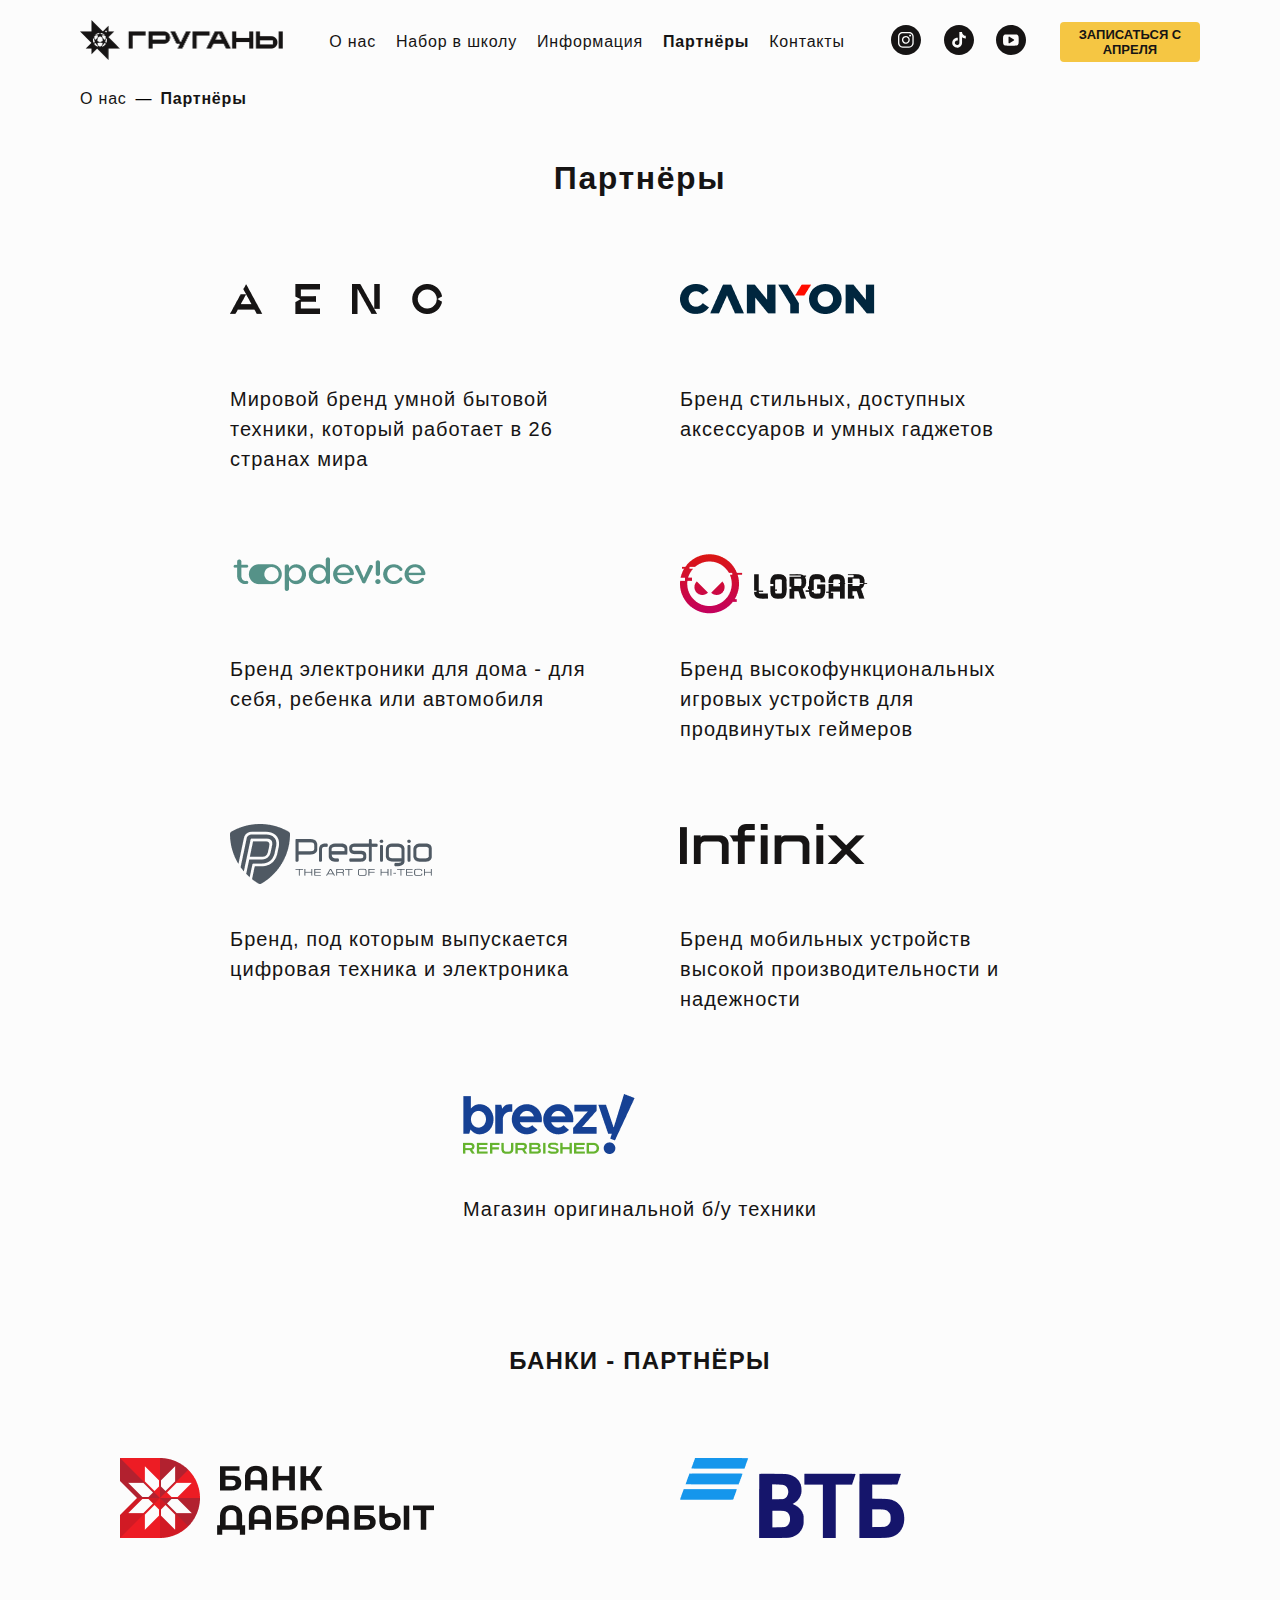
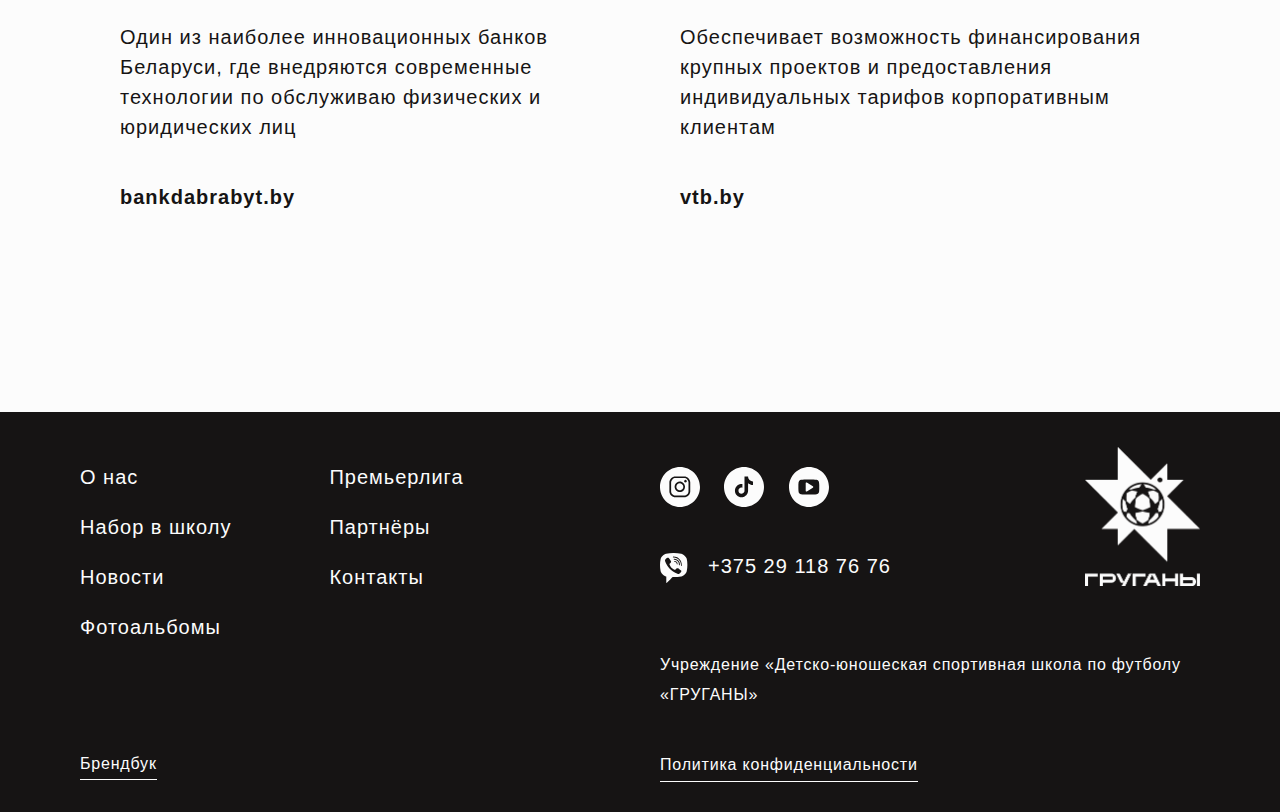
<file: partners.html>
<!DOCTYPE html>
<html lang="en">
<head>
    <meta charset="UTF-8">
    <title>Партнёры</title>
    <link rel="stylesheet" href="styles/index.css">
    <link rel="stylesheet" href="styles/partners.css">
    <link href="https://fonts.cdnfonts.com/css/tt-norms-pro" rel="stylesheet">
    <meta name="viewport" content="width=device-width, initial-scale=1, maximum-scale=1, user-scalable=no"/>
</head>
<body>
<header class="header header_desc">
    <div class="container">
        <a href="index.html" class="logo"><img src="images/logo_2x.png" alt="logo"></a>
        <nav class="header_menu">
            <ul>
                <li><a href="index.html">О нас</a></li>
                <li><a href="school.html">Набор в школу</a></li>
                <li class="header_menu-item">
                    <a href="#">Информация</a>
                    <div class="dropdown-content">
                        <a href="news.html">Новости</a>
                        <a href="albums.html">Фотоальбомы</a>
                        <a href="league.html">Премьерлига</a>
                    </div>
                </li>
                <li class="active"><a href="partners.html">Партнёры</a></li>
                <li><a href="contacts.html">Контакты</a></li>
            </ul>
        </nav>
        <div class="header_action-box">
            <div class="header_social">
                <a href="https://www.instagram.com/grugany.by/" target="_blank">
                    <svg width="30" height="30" viewBox="0 0 30 30" fill="none" xmlns="http://www.w3.org/2000/svg">
                        <path fill-rule="evenodd" clip-rule="evenodd" d="M30 15C30 23.2843 23.2843 30 15 30C6.71573 30 0 23.2843 0 15C0 6.71573 6.71573 0 15 0C23.2843 0 30 6.71573 30 15ZM18.121 8.3436C18.9847 8.34618 19.8122 8.69042 20.4229 9.30112C21.0337 9.91182 21.3779 10.7394 21.3805 11.603V18.1212C21.3779 18.9849 21.0337 19.8124 20.4229 20.4231C19.8122 21.0338 18.9847 21.3781 18.121 21.3806H11.6029C10.7392 21.3781 9.91164 21.0338 9.30094 20.4231C8.69023 19.8124 8.346 18.9849 8.34342 18.1212V11.603C8.346 10.7394 8.69023 9.91182 9.30094 9.30112C9.91164 8.69042 10.7392 8.34618 11.6029 8.3436H18.121ZM18.121 7.04004H11.6029C9.09315 7.04004 7.03986 9.09334 7.03986 11.603V18.1212C7.03986 20.6309 9.09315 22.6842 11.6029 22.6842H18.121C20.6307 22.6842 22.684 20.6309 22.684 18.1212V11.603C22.684 9.09334 20.6307 7.04004 18.121 7.04004ZM18.5558 11.4382C18.7166 11.5456 18.9057 11.603 19.0991 11.603C19.2275 11.6033 19.3548 11.5782 19.4736 11.5291C19.5923 11.4801 19.7002 11.4081 19.7911 11.3172C19.8819 11.2264 19.9539 11.1185 20.003 10.9997C20.052 10.881 20.0771 10.7537 20.0768 10.6252C20.0768 10.4318 20.0195 10.2428 19.912 10.082C19.8046 9.92122 19.6519 9.79589 19.4732 9.72189C19.2946 9.64788 19.098 9.62852 18.9083 9.66625C18.7186 9.70398 18.5444 9.7971 18.4077 9.93384C18.2709 10.0706 18.1778 10.2448 18.1401 10.4345C18.1024 10.6241 18.1217 10.8207 18.1957 10.9994C18.2697 11.1781 18.3951 11.3308 18.5558 11.4382ZM16.3109 12.694C15.8821 12.4075 15.3779 12.2546 14.8622 12.2546C14.1709 12.2553 13.5081 12.5303 13.0193 13.0191C12.5304 13.508 12.2555 14.1707 12.2547 14.8621C12.2547 15.3778 12.4077 15.8819 12.6942 16.3107C12.9807 16.7395 13.3879 17.0737 13.8644 17.2711C14.3408 17.4684 14.8651 17.5201 15.3709 17.4194C15.8767 17.3188 16.3413 17.0705 16.706 16.7058C17.0706 16.3412 17.319 15.8766 17.4196 15.3708C17.5202 14.865 17.4686 14.3407 17.2712 13.8642C17.0739 13.3878 16.7397 12.9805 16.3109 12.694ZM12.6894 11.6102C13.3325 11.1804 14.0887 10.951 14.8622 10.951C15.8995 10.951 16.8943 11.3631 17.6277 12.0965C18.3612 12.83 18.7733 13.8248 18.7733 14.8621C18.7733 15.6356 18.5439 16.3918 18.1141 17.0349C17.6844 17.6781 17.0736 18.1794 16.3589 18.4754C15.6443 18.7714 14.8579 18.8489 14.0992 18.698C13.3405 18.5471 12.6437 18.1746 12.0967 17.6276C11.5497 17.0806 11.1772 16.3837 11.0263 15.6251C10.8754 14.8664 10.9529 14.08 11.2489 13.3654C11.5449 12.6507 12.0462 12.0399 12.6894 11.6102Z" fill="#161414"/>
                    </svg>
                </a>
                <a href="https://www.tiktok.com/@grugany.by" target="_blank">
                    <svg width="30" height="30" viewBox="0 0 30 30" fill="none" xmlns="http://www.w3.org/2000/svg">
                        <path fill-rule="evenodd" clip-rule="evenodd" d="M15 30C23.2843 30 30 23.2843 30 15C30 6.71573 23.2843 0 15 0C6.71573 0 0 6.71573 0 15C0 23.2843 6.71573 30 15 30ZM19.7758 10.2065C19.8754 10.2714 19.9782 10.3312 20.0838 10.3858C20.7708 10.7283 21.4419 10.8326 21.7723 10.7967V13.4639C21.7723 13.4639 20.8292 13.4248 20.1291 13.2391C19.1534 12.978 18.528 12.5771 18.528 12.5771C18.528 12.5771 18.0938 12.29 18.0613 12.2705V17.7822C18.0613 18.0885 17.9801 18.855 17.737 19.4941C17.5239 20.0406 17.2193 20.5468 16.8362 20.991C16.8362 20.991 16.2365 21.7344 15.1832 22.2334C14.3052 22.6494 13.5242 22.6722 13.214 22.6813C13.1887 22.682 13.1665 22.6827 13.1476 22.6834C13.1476 22.6834 11.7055 22.7414 10.4048 21.8576L10.3983 21.8511V21.8576C9.95853 21.5507 9.56639 21.1808 9.23447 20.7596C8.82286 20.2346 8.57028 19.6118 8.5051 19.4293V19.4228C8.40146 19.1128 8.18408 18.3629 8.21667 17.6391C8.26849 16.3638 8.69641 15.5781 8.80982 15.3825C9.10785 14.8463 9.49717 14.3662 9.96026 13.9639C10.4888 13.5208 11.1033 13.1921 11.7652 12.9985C12.4271 12.8049 13.122 12.7505 13.8059 12.8388L13.8027 15.5745C13.5774 15.5011 13.3419 15.4638 13.1049 15.464C11.8531 15.464 10.8386 16.4847 10.8386 17.7453C10.8386 19.0059 11.8531 20.0267 13.1049 20.0267C13.4947 20.0272 13.8778 19.9261 14.2166 19.7333C14.5416 19.5487 14.8163 19.287 15.0164 18.9712C15.2166 18.6555 15.3361 18.2954 15.3644 17.9226V17.9168C15.366 17.9089 15.366 17.9011 15.366 17.8936C15.3663 17.8877 15.3667 17.882 15.3671 17.8765C15.3679 17.865 15.3686 17.8542 15.3686 17.8428C15.3745 17.7066 15.3745 17.5687 15.3745 17.4292V7.04004H18.0613C18.057 7.04004 18.029 7.2975 18.0968 7.69543H18.0935C18.1747 8.17484 18.395 8.85956 18.9849 9.53451C19.2206 9.78941 19.4862 10.015 19.7758 10.2065Z" fill="#161414"/>
                    </svg>
                </a>
                <a href="https://www.youtube.com/channel/UCrYTJb1OCuEj8IxNx8zY-zQ" target="_blank">
                    <svg width="30" height="30" viewBox="0 0 30 30" fill="none" xmlns="http://www.w3.org/2000/svg">
                        <path fill-rule="evenodd" clip-rule="evenodd" d="M15 30C23.2843 30 30 23.2843 30 15C30 6.71573 23.2843 0 15 0C6.71573 0 0 6.71573 0 15C0 23.2843 6.71573 30 15 30ZM22.6586 13.2121C22.6717 13.3957 22.684 13.567 22.684 13.726V15.0392V16.3524V16.3526C22.684 16.6951 22.684 17.0947 22.6269 17.5514C22.6269 18.0652 22.5698 18.4649 22.4557 18.8646C22.3415 19.3213 22.1131 19.6639 21.8276 19.9494C21.5421 20.2349 21.1425 20.4062 20.7428 20.4632C19.4867 20.6345 17.4883 20.6916 14.862 20.6916C12.2356 20.6916 10.2943 20.6345 8.9811 20.4632C8.58143 20.4062 8.18177 20.2349 7.89629 19.9494C7.55372 19.6639 7.38243 19.3213 7.26823 18.8646C7.21118 18.4652 7.15414 18.0089 7.09709 17.5525L7.09695 17.5514C7.09695 17.3066 7.08056 17.0782 7.06534 16.8662C7.05215 16.6826 7.03986 16.5114 7.03986 16.3524V15.0392V13.726C7.03986 13.3834 7.03986 12.9837 7.09695 12.527C7.09695 12.0131 7.15404 11.6134 7.26823 11.2138C7.38243 10.757 7.61081 10.4144 7.89629 10.129C8.18177 9.84348 8.58143 9.67219 8.9811 9.6151C10.2372 9.44381 12.2356 9.38672 14.862 9.38672C17.4883 9.38672 19.4296 9.44381 20.7428 9.6151C21.1425 9.67219 21.5421 9.84348 21.8276 10.129C22.1702 10.4144 22.3415 10.757 22.4557 11.2138C22.5127 11.6134 22.5699 12.0702 22.6269 12.527C22.6269 12.7718 22.6433 13.0001 22.6586 13.2121ZM13.3775 18.2936L17.888 15.4959C18.0593 15.3817 18.1735 15.0963 18.1735 14.925C18.1735 14.7537 18.0593 14.5824 17.888 14.4682L13.3775 11.6705C13.2062 11.5563 12.9778 11.5563 12.8065 11.6705C12.6352 11.7847 12.521 11.956 12.521 12.1844V17.8369C12.521 18.0652 12.6352 18.2365 12.8065 18.3507C12.9207 18.4078 12.9778 18.4078 13.092 18.4078C13.2062 18.4078 13.3204 18.3507 13.3775 18.2936Z" fill="#161414"/>
                    </svg>
                </a>
            </div>
            <div class="header_action">
<!--                <button onclick="PopUpShow()">ЗАПИСАТЬСЯ С АПРЕЛЯ</button>-->
                <button><a href="viber://chat?number=%2B375291187676">ЗАПИСАТЬСЯ С АПРЕЛЯ</a></button>
            </div>
        </div>

    </div>
</header>
<header class="header-mob">
    <div class="header__container">
        <a class="header__logo" href="index.html">
            <img src="images/logo_2x.png" width='153px' alt="header-logo">
        </a>
        <div class="header__menu menu">
            <div class="menu__icon-block">
                <div class="menu__icon">
                    <span></span>
                </div>
            </div>
            <nav class="menu__body">
                <ul class="menu__list">
                    <img class="menu__list-img" src="images/logo_mob.png" alt="logo">
                    <li><a class="menu__link" href="index.html">О нас</a></li>
                    <li><a class="menu__link" href="school.html">Набор в школу</a></li>
                    <li><a class="menu__link" href="partners.html">Партнёры</a></li>
                    <li class="menu__list-item">
                        <div class="menu__link menu__link-catalog">
                            <div>Информация</div>
                            <div class="menu__arrow">
                                <svg width="22" height="12" viewBox="0 0 22 12" fill="none" xmlns="http://www.w3.org/2000/svg">
                                    <path d="M1 1L11 11L21 1" stroke="#FCFCFC" stroke-miterlimit="10" stroke-linecap="round"/>
                                </svg>
                            </div>
                        </div>
                        <ul class="menu__sub-list">
                            <li><a class="menu__sub-link" href="news.html">Новости</a></li>
                            <li><a class="menu__sub-link" href="albums.html">Фотоальбомы</a></li>
                            <li><a class="menu__sub-link" href="league.html">Премьерлига</a></li>
                        </ul>
                    </li>
                    <li><a class="menu__link" href="contacts.html">Контакты</a></li>
                </ul>
                <div class="header-mob_info">
                    <div class="header-mob_info-action">
                        <div class="header-mob_info-action-social">
                            <a href="https://www.instagram.com/grugany.by/" target="_blank">
                                <svg width="30" height="30" viewBox="0 0 30 30" fill="none" xmlns="http://www.w3.org/2000/svg">
                                    <path fill-rule="evenodd" clip-rule="evenodd" d="M30 15C30 23.2843 23.2843 30 15 30C6.71573 30 0 23.2843 0 15C0 6.71573 6.71573 0 15 0C23.2843 0 30 6.71573 30 15ZM18.121 8.34342C18.9847 8.346 19.8122 8.69023 20.4229 9.30094C21.0337 9.91164 21.3779 10.7392 21.3805 11.6029V18.121C21.3779 18.9847 21.0337 19.8122 20.4229 20.4229C19.8122 21.0337 18.9847 21.3779 18.121 21.3805H11.6029C10.7392 21.3779 9.91164 21.0337 9.30094 20.4229C8.69023 19.8122 8.346 18.9847 8.34342 18.121V11.6029C8.346 10.7392 8.69023 9.91164 9.30094 9.30094C9.91164 8.69023 10.7392 8.346 11.6029 8.34342H18.121ZM18.121 7.03986H11.6029C9.09315 7.03986 7.03986 9.09315 7.03986 11.6029V18.121C7.03986 20.6307 9.09315 22.684 11.6029 22.684H18.121C20.6307 22.684 22.684 20.6307 22.684 18.121V11.6029C22.684 9.09315 20.6307 7.03986 18.121 7.03986ZM18.5558 11.4382C18.7166 11.5456 18.9057 11.603 19.0991 11.603C19.2275 11.6033 19.3548 11.5782 19.4736 11.5291C19.5923 11.4801 19.7002 11.4081 19.7911 11.3172C19.8819 11.2264 19.9539 11.1185 20.003 10.9997C20.052 10.881 20.0771 10.7537 20.0768 10.6252C20.0768 10.4318 20.0195 10.2428 19.912 10.082C19.8046 9.92122 19.6519 9.79589 19.4732 9.72189C19.2946 9.64788 19.098 9.62852 18.9083 9.66625C18.7186 9.70398 18.5444 9.7971 18.4077 9.93384C18.2709 10.0706 18.1778 10.2448 18.1401 10.4345C18.1024 10.6241 18.1217 10.8207 18.1957 10.9994C18.2697 11.1781 18.3951 11.3308 18.5558 11.4382ZM16.3109 12.694C15.8821 12.4075 15.3779 12.2546 14.8622 12.2546C14.1709 12.2553 13.5081 12.5303 13.0193 13.0191C12.5304 13.508 12.2555 14.1707 12.2547 14.8621C12.2547 15.3778 12.4077 15.8819 12.6942 16.3107C12.9807 16.7395 13.3879 17.0737 13.8644 17.2711C14.3408 17.4684 14.8651 17.5201 15.3709 17.4194C15.8767 17.3188 16.3413 17.0705 16.706 16.7058C17.0706 16.3412 17.319 15.8766 17.4196 15.3708C17.5202 14.865 17.4686 14.3407 17.2712 13.8642C17.0739 13.3878 16.7397 12.9805 16.3109 12.694ZM12.6894 11.6102C13.3325 11.1804 14.0887 10.951 14.8622 10.951C15.8995 10.951 16.8943 11.3631 17.6277 12.0965C18.3612 12.83 18.7733 13.8248 18.7733 14.8621C18.7733 15.6356 18.5439 16.3918 18.1141 17.0349C17.6844 17.6781 17.0736 18.1794 16.3589 18.4754C15.6443 18.7714 14.8579 18.8489 14.0992 18.698C13.3405 18.5471 12.6437 18.1746 12.0967 17.6276C11.5497 17.0806 11.1772 16.3837 11.0263 15.6251C10.8754 14.8664 10.9529 14.08 11.2489 13.3654C11.5449 12.6507 12.0462 12.0399 12.6894 11.6102Z" fill="#FCFCFC"/>
                                </svg>
                            </a>
                            <a href="https://www.tiktok.com/@grugany.by" target="_blank">
                                <svg width="30" height="30" viewBox="0 0 30 30" fill="none" xmlns="http://www.w3.org/2000/svg">
                                    <path fill-rule="evenodd" clip-rule="evenodd" d="M15 30C23.2843 30 30 23.2843 30 15C30 6.71573 23.2843 0 15 0C6.71573 0 0 6.71573 0 15C0 23.2843 6.71573 30 15 30ZM19.7758 10.2065C19.8754 10.2714 19.9782 10.3312 20.0838 10.3858C20.7708 10.7283 21.4419 10.8326 21.7723 10.7967V13.4639C21.7723 13.4639 20.8292 13.4248 20.1291 13.2391C19.1534 12.978 18.528 12.5771 18.528 12.5771C18.528 12.5771 18.0938 12.29 18.0613 12.2705V17.7822C18.0613 18.0885 17.9801 18.855 17.737 19.4941C17.5239 20.0406 17.2193 20.5468 16.8362 20.991C16.8362 20.991 16.2365 21.7344 15.1832 22.2334C14.3052 22.6494 13.5242 22.6722 13.214 22.6813C13.1887 22.682 13.1665 22.6827 13.1476 22.6834C13.1476 22.6834 11.7055 22.7414 10.4048 21.8576L10.3983 21.8511V21.8576C9.95853 21.5507 9.56639 21.1808 9.23447 20.7596C8.82286 20.2346 8.57028 19.6118 8.5051 19.4293V19.4228C8.40146 19.1128 8.18408 18.3629 8.21667 17.6391C8.26849 16.3638 8.69641 15.5781 8.80982 15.3825C9.10785 14.8463 9.49717 14.3662 9.96026 13.9639C10.4888 13.5208 11.1033 13.1921 11.7652 12.9985C12.4271 12.8049 13.122 12.7505 13.8059 12.8388L13.8027 15.5745C13.5774 15.5011 13.3419 15.4638 13.1049 15.464C11.8531 15.464 10.8386 16.4847 10.8386 17.7453C10.8386 19.0059 11.8531 20.0267 13.1049 20.0267C13.4947 20.0272 13.8778 19.9261 14.2166 19.7333C14.5416 19.5487 14.8163 19.287 15.0164 18.9712C15.2166 18.6555 15.3361 18.2954 15.3644 17.9226V17.9168C15.366 17.9089 15.366 17.9011 15.366 17.8936C15.3663 17.8877 15.3667 17.882 15.3671 17.8765C15.3679 17.865 15.3686 17.8542 15.3686 17.8428C15.3745 17.7066 15.3745 17.5687 15.3745 17.4292V7.04004H18.0613C18.057 7.04004 18.029 7.2975 18.0968 7.69543H18.0935C18.1747 8.17484 18.395 8.85956 18.9849 9.53451C19.2206 9.78941 19.4862 10.015 19.7758 10.2065Z" fill="#FCFCFC"/>
                                </svg>
                            </a>
                            <a href="https://www.youtube.com/channel/UCrYTJb1OCuEj8IxNx8zY-zQ" target="_blank">
                                <svg width="30" height="30" viewBox="0 0 30 30" fill="none" xmlns="http://www.w3.org/2000/svg">
                                    <path fill-rule="evenodd" clip-rule="evenodd" d="M15 30C23.2843 30 30 23.2843 30 15C30 6.71573 23.2843 0 15 0C6.71573 0 0 6.71573 0 15C0 23.2843 6.71573 30 15 30ZM22.6586 13.2121C22.6717 13.3957 22.684 13.567 22.684 13.726V15.0392V16.3524V16.3526C22.684 16.6951 22.684 17.0947 22.6269 17.5514C22.6269 18.0652 22.5698 18.4649 22.4557 18.8646C22.3415 19.3213 22.1131 19.6639 21.8276 19.9494C21.5421 20.2349 21.1425 20.4062 20.7428 20.4632C19.4867 20.6345 17.4883 20.6916 14.862 20.6916C12.2356 20.6916 10.2943 20.6345 8.9811 20.4632C8.58143 20.4062 8.18177 20.2349 7.89629 19.9494C7.55372 19.6639 7.38243 19.3213 7.26823 18.8646C7.21118 18.4652 7.15414 18.0089 7.09709 17.5525L7.09695 17.5514C7.09695 17.3066 7.08056 17.0782 7.06534 16.8662C7.05215 16.6826 7.03986 16.5114 7.03986 16.3524V15.0392V13.726C7.03986 13.3834 7.03986 12.9837 7.09695 12.527C7.09695 12.0131 7.15404 11.6134 7.26823 11.2138C7.38243 10.757 7.61081 10.4144 7.89629 10.129C8.18177 9.84348 8.58143 9.67219 8.9811 9.6151C10.2372 9.44381 12.2356 9.38672 14.862 9.38672C17.4883 9.38672 19.4296 9.44381 20.7428 9.6151C21.1425 9.67219 21.5421 9.84348 21.8276 10.129C22.1702 10.4144 22.3415 10.757 22.4557 11.2138C22.5127 11.6134 22.5699 12.0702 22.6269 12.527C22.6269 12.7718 22.6433 13.0001 22.6586 13.2121ZM13.3775 18.2936L17.888 15.4959C18.0593 15.3817 18.1735 15.0963 18.1735 14.925C18.1735 14.7537 18.0593 14.5824 17.888 14.4682L13.3775 11.6705C13.2062 11.5563 12.9778 11.5563 12.8065 11.6705C12.6352 11.7847 12.521 11.956 12.521 12.1844V17.8369C12.521 18.0652 12.6352 18.2365 12.8065 18.3507C12.9207 18.4078 12.9778 18.4078 13.092 18.4078C13.2062 18.4078 13.3204 18.3507 13.3775 18.2936Z" fill="#FCFCFC"/>
                                </svg>
                            </a>
                        </div>
                        <div class="header-mob_action">
<!--                            <button onclick="PopUpShow()">ЗАПИСАТЬСЯ С АПРЕЛЯ</button>-->
                            <button><a href="viber://chat?number=%2B375291187676">ЗАПИСАТЬСЯ С АПРЕЛЯ</a></button>
                        </div>
                    </div>
                    <div class="header-mob_info-phone">
                        <a href="viber://chat?number=%2B375291187676" class="header-mob_viber">
                            <svg width="19" height="20" viewBox="0 0 19 20" fill="none" xmlns="http://www.w3.org/2000/svg">
                                <path d="M14.1339 0.474708C10.8195 -0.158236 7.37765 -0.158236 4.06328 0.474708C2.59731 0.791179 0.748919 2.56342 0.43023 3.9559C-0.14341 6.67755 -0.14341 9.4625 0.43023 12.1842C0.812657 13.5766 2.66105 15.3489 4.06328 15.6653C4.12702 15.6653 4.19075 15.7286 4.19075 15.7919V19.7795C4.19075 19.9694 4.44571 20.096 4.57319 19.9061L6.48532 17.9439C6.48532 17.9439 8.01502 16.3616 8.26997 16.1084C8.26997 16.1084 8.33371 16.0451 8.39745 16.0451C10.3096 16.1084 12.2855 15.9185 14.1976 15.6021C15.6636 15.2856 17.5119 13.5133 17.8306 12.1209C18.4043 9.39921 18.4043 6.61426 17.8306 3.8926C17.4482 2.56342 15.5998 0.791179 14.1339 0.474708ZM14.1976 12.374C13.8789 13.007 13.4965 13.5133 12.8591 13.8298C12.6679 13.8931 12.4767 13.9564 12.2855 14.0197C12.0305 13.9564 11.8393 13.8931 11.6481 13.8298C9.60847 13.007 7.69634 11.8677 6.16663 10.222C5.33804 9.27262 4.63692 8.19662 4.06328 7.05732C3.80833 6.48767 3.55338 5.98132 3.36217 5.41167C3.17095 4.90531 3.48964 4.39896 3.80833 4.01919C4.12702 3.63943 4.50945 3.38625 4.95561 3.19636C5.2743 3.00648 5.59299 3.13307 5.84794 3.38625C6.35784 4.01919 6.86774 4.65213 7.25017 5.34837C7.50512 5.79143 7.44138 6.29779 6.99522 6.61426C6.86774 6.67755 6.804 6.74085 6.67653 6.86744C6.61279 6.93073 6.48531 6.99402 6.42158 7.12061C6.2941 7.3105 6.2941 7.50038 6.35784 7.69026C6.86774 9.14603 7.82381 10.2853 9.28978 10.9183C9.54473 11.0449 9.73594 11.1082 10.0546 11.1082C10.5008 11.0449 10.692 10.5385 11.0107 10.2853C11.3294 10.0322 11.7118 10.0322 12.0942 10.222C12.4129 10.4119 12.7316 10.6651 13.114 10.9183C13.4327 11.1715 13.7514 11.3613 14.0701 11.6145C14.2613 11.7411 14.3251 12.0576 14.1976 12.374ZM11.5206 7.62697C11.3931 7.62697 11.4569 7.62697 11.5206 7.62697C11.2656 7.62697 11.2019 7.50038 11.1382 7.3105C11.1382 7.18391 11.1382 6.99403 11.0744 6.86744C11.0107 6.61426 10.8832 6.36108 10.6283 6.1712C10.5008 6.1079 10.3733 6.04461 10.2458 5.98131C10.0546 5.91802 9.92716 5.91802 9.73594 5.91802C9.54473 5.85473 9.48099 5.72814 9.48099 5.53826C9.48099 5.41167 9.6722 5.28508 9.79968 5.28508C10.8195 5.34837 11.5843 5.91802 11.7118 7.12061C11.7118 7.18391 11.7118 7.3105 11.7118 7.37379C11.7118 7.50038 11.6481 7.62697 11.5206 7.62697ZM10.8832 4.84202C10.5645 4.71543 10.2458 4.58884 9.86342 4.52555C9.73594 4.52555 9.54473 4.46225 9.41726 4.46225C9.22604 4.46225 9.09857 4.33566 9.1623 4.14578C9.1623 3.9559 9.28978 3.82931 9.48099 3.8926C10.1184 3.9559 10.692 4.08249 11.2657 4.33566C12.4129 4.90531 13.0503 5.85473 13.2415 7.12061C13.2415 7.18391 13.2415 7.2472 13.2415 7.3105C13.2415 7.43709 13.2415 7.56367 13.2415 7.75356C13.2415 7.81685 13.2415 7.88015 13.2415 7.94344C13.1778 8.19662 12.7316 8.25991 12.6679 7.94344C12.6679 7.88015 12.6041 7.75356 12.6041 7.69026C12.6041 7.12061 12.4767 6.55096 12.2217 6.04461C11.8393 5.47496 11.3931 5.09519 10.8832 4.84202ZM14.3251 8.63968C14.1338 8.63968 14.0064 8.4498 14.0064 8.25991C14.0064 7.88015 13.9426 7.50038 13.8789 7.12061C13.6239 5.09519 11.9668 3.44954 9.9909 3.13307C9.67221 3.06978 9.35352 3.06978 9.09857 3.00648C8.90735 3.00648 8.6524 3.00648 8.58866 2.7533C8.52492 2.56342 8.71614 2.37354 8.90735 2.37354C8.97109 2.37354 9.03483 2.37354 9.03483 2.37354C9.1623 2.37354 11.6481 2.43683 9.03483 2.37354C11.7118 2.43683 13.9426 4.20907 14.3888 6.86744C14.4525 7.3105 14.5163 7.75356 14.5163 8.25991C14.6438 8.4498 14.5163 8.63968 14.3251 8.63968Z" fill="#FCFCFC"/>
                            </svg>

                        </a>
                        <a href="tel:+375291187676" class="header-mob_phone">+375 29 118 76 76</a>
                    </div>
                </div>
            </nav>
        </div>
    </div>
</header>
<header class="header header_scroll">
    <div class="container">
        <a href="index.html" class="logo"><img src="images/logo_2x.png" alt="logo"></a>
        <nav class="header_menu">
            <ul>
                <li><a href="index.html">О нас</a></li>
                <li><a href="school.html">Набор в школу</a></li>
                <li class="header_menu-item">
                    <a href="#">Информация</a>
                    <div class="dropdown-content">
                        <a href="news.html">Новости</a>
                        <a href="albums.html">Фотоальбомы</a>
                        <a href="league.html">Премьерлига</a>
                    </div>
                </li>
                <li class="active"><a href="partners.html">Партнёры</a></li>
                <li><a href="contacts.html">Контакты</a></li>
            </ul>
        </nav>
        <div class="header_action-box">
            <div class="header_social">
                <a href="https://www.instagram.com/grugany.by/" target="_blank">
                    <svg width="30" height="30" viewBox="0 0 30 30" fill="none" xmlns="http://www.w3.org/2000/svg">
                        <path fill-rule="evenodd" clip-rule="evenodd" d="M30 15C30 23.2843 23.2843 30 15 30C6.71573 30 0 23.2843 0 15C0 6.71573 6.71573 0 15 0C23.2843 0 30 6.71573 30 15ZM18.121 8.3436C18.9847 8.34618 19.8122 8.69042 20.4229 9.30112C21.0337 9.91182 21.3779 10.7394 21.3805 11.603V18.1212C21.3779 18.9849 21.0337 19.8124 20.4229 20.4231C19.8122 21.0338 18.9847 21.3781 18.121 21.3806H11.6029C10.7392 21.3781 9.91164 21.0338 9.30094 20.4231C8.69023 19.8124 8.346 18.9849 8.34342 18.1212V11.603C8.346 10.7394 8.69023 9.91182 9.30094 9.30112C9.91164 8.69042 10.7392 8.34618 11.6029 8.3436H18.121ZM18.121 7.04004H11.6029C9.09315 7.04004 7.03986 9.09334 7.03986 11.603V18.1212C7.03986 20.6309 9.09315 22.6842 11.6029 22.6842H18.121C20.6307 22.6842 22.684 20.6309 22.684 18.1212V11.603C22.684 9.09334 20.6307 7.04004 18.121 7.04004ZM18.5558 11.4382C18.7166 11.5456 18.9057 11.603 19.0991 11.603C19.2275 11.6033 19.3548 11.5782 19.4736 11.5291C19.5923 11.4801 19.7002 11.4081 19.7911 11.3172C19.8819 11.2264 19.9539 11.1185 20.003 10.9997C20.052 10.881 20.0771 10.7537 20.0768 10.6252C20.0768 10.4318 20.0195 10.2428 19.912 10.082C19.8046 9.92122 19.6519 9.79589 19.4732 9.72189C19.2946 9.64788 19.098 9.62852 18.9083 9.66625C18.7186 9.70398 18.5444 9.7971 18.4077 9.93384C18.2709 10.0706 18.1778 10.2448 18.1401 10.4345C18.1024 10.6241 18.1217 10.8207 18.1957 10.9994C18.2697 11.1781 18.3951 11.3308 18.5558 11.4382ZM16.3109 12.694C15.8821 12.4075 15.3779 12.2546 14.8622 12.2546C14.1709 12.2553 13.5081 12.5303 13.0193 13.0191C12.5304 13.508 12.2555 14.1707 12.2547 14.8621C12.2547 15.3778 12.4077 15.8819 12.6942 16.3107C12.9807 16.7395 13.3879 17.0737 13.8644 17.2711C14.3408 17.4684 14.8651 17.5201 15.3709 17.4194C15.8767 17.3188 16.3413 17.0705 16.706 16.7058C17.0706 16.3412 17.319 15.8766 17.4196 15.3708C17.5202 14.865 17.4686 14.3407 17.2712 13.8642C17.0739 13.3878 16.7397 12.9805 16.3109 12.694ZM12.6894 11.6102C13.3325 11.1804 14.0887 10.951 14.8622 10.951C15.8995 10.951 16.8943 11.3631 17.6277 12.0965C18.3612 12.83 18.7733 13.8248 18.7733 14.8621C18.7733 15.6356 18.5439 16.3918 18.1141 17.0349C17.6844 17.6781 17.0736 18.1794 16.3589 18.4754C15.6443 18.7714 14.8579 18.8489 14.0992 18.698C13.3405 18.5471 12.6437 18.1746 12.0967 17.6276C11.5497 17.0806 11.1772 16.3837 11.0263 15.6251C10.8754 14.8664 10.9529 14.08 11.2489 13.3654C11.5449 12.6507 12.0462 12.0399 12.6894 11.6102Z" fill="#161414"/>
                    </svg>
                </a>
                <a href="https://www.tiktok.com/@grugany.by" target="_blank">
                    <svg width="30" height="30" viewBox="0 0 30 30" fill="none" xmlns="http://www.w3.org/2000/svg">
                        <path fill-rule="evenodd" clip-rule="evenodd" d="M15 30C23.2843 30 30 23.2843 30 15C30 6.71573 23.2843 0 15 0C6.71573 0 0 6.71573 0 15C0 23.2843 6.71573 30 15 30ZM19.7758 10.2065C19.8754 10.2714 19.9782 10.3312 20.0838 10.3858C20.7708 10.7283 21.4419 10.8326 21.7723 10.7967V13.4639C21.7723 13.4639 20.8292 13.4248 20.1291 13.2391C19.1534 12.978 18.528 12.5771 18.528 12.5771C18.528 12.5771 18.0938 12.29 18.0613 12.2705V17.7822C18.0613 18.0885 17.9801 18.855 17.737 19.4941C17.5239 20.0406 17.2193 20.5468 16.8362 20.991C16.8362 20.991 16.2365 21.7344 15.1832 22.2334C14.3052 22.6494 13.5242 22.6722 13.214 22.6813C13.1887 22.682 13.1665 22.6827 13.1476 22.6834C13.1476 22.6834 11.7055 22.7414 10.4048 21.8576L10.3983 21.8511V21.8576C9.95853 21.5507 9.56639 21.1808 9.23447 20.7596C8.82286 20.2346 8.57028 19.6118 8.5051 19.4293V19.4228C8.40146 19.1128 8.18408 18.3629 8.21667 17.6391C8.26849 16.3638 8.69641 15.5781 8.80982 15.3825C9.10785 14.8463 9.49717 14.3662 9.96026 13.9639C10.4888 13.5208 11.1033 13.1921 11.7652 12.9985C12.4271 12.8049 13.122 12.7505 13.8059 12.8388L13.8027 15.5745C13.5774 15.5011 13.3419 15.4638 13.1049 15.464C11.8531 15.464 10.8386 16.4847 10.8386 17.7453C10.8386 19.0059 11.8531 20.0267 13.1049 20.0267C13.4947 20.0272 13.8778 19.9261 14.2166 19.7333C14.5416 19.5487 14.8163 19.287 15.0164 18.9712C15.2166 18.6555 15.3361 18.2954 15.3644 17.9226V17.9168C15.366 17.9089 15.366 17.9011 15.366 17.8936C15.3663 17.8877 15.3667 17.882 15.3671 17.8765C15.3679 17.865 15.3686 17.8542 15.3686 17.8428C15.3745 17.7066 15.3745 17.5687 15.3745 17.4292V7.04004H18.0613C18.057 7.04004 18.029 7.2975 18.0968 7.69543H18.0935C18.1747 8.17484 18.395 8.85956 18.9849 9.53451C19.2206 9.78941 19.4862 10.015 19.7758 10.2065Z" fill="#161414"/>
                    </svg>
                </a>
                <a href="https://www.youtube.com/channel/UCrYTJb1OCuEj8IxNx8zY-zQ" target="_blank">
                    <svg width="30" height="30" viewBox="0 0 30 30" fill="none" xmlns="http://www.w3.org/2000/svg">
                        <path fill-rule="evenodd" clip-rule="evenodd" d="M15 30C23.2843 30 30 23.2843 30 15C30 6.71573 23.2843 0 15 0C6.71573 0 0 6.71573 0 15C0 23.2843 6.71573 30 15 30ZM22.6586 13.2121C22.6717 13.3957 22.684 13.567 22.684 13.726V15.0392V16.3524V16.3526C22.684 16.6951 22.684 17.0947 22.6269 17.5514C22.6269 18.0652 22.5698 18.4649 22.4557 18.8646C22.3415 19.3213 22.1131 19.6639 21.8276 19.9494C21.5421 20.2349 21.1425 20.4062 20.7428 20.4632C19.4867 20.6345 17.4883 20.6916 14.862 20.6916C12.2356 20.6916 10.2943 20.6345 8.9811 20.4632C8.58143 20.4062 8.18177 20.2349 7.89629 19.9494C7.55372 19.6639 7.38243 19.3213 7.26823 18.8646C7.21118 18.4652 7.15414 18.0089 7.09709 17.5525L7.09695 17.5514C7.09695 17.3066 7.08056 17.0782 7.06534 16.8662C7.05215 16.6826 7.03986 16.5114 7.03986 16.3524V15.0392V13.726C7.03986 13.3834 7.03986 12.9837 7.09695 12.527C7.09695 12.0131 7.15404 11.6134 7.26823 11.2138C7.38243 10.757 7.61081 10.4144 7.89629 10.129C8.18177 9.84348 8.58143 9.67219 8.9811 9.6151C10.2372 9.44381 12.2356 9.38672 14.862 9.38672C17.4883 9.38672 19.4296 9.44381 20.7428 9.6151C21.1425 9.67219 21.5421 9.84348 21.8276 10.129C22.1702 10.4144 22.3415 10.757 22.4557 11.2138C22.5127 11.6134 22.5699 12.0702 22.6269 12.527C22.6269 12.7718 22.6433 13.0001 22.6586 13.2121ZM13.3775 18.2936L17.888 15.4959C18.0593 15.3817 18.1735 15.0963 18.1735 14.925C18.1735 14.7537 18.0593 14.5824 17.888 14.4682L13.3775 11.6705C13.2062 11.5563 12.9778 11.5563 12.8065 11.6705C12.6352 11.7847 12.521 11.956 12.521 12.1844V17.8369C12.521 18.0652 12.6352 18.2365 12.8065 18.3507C12.9207 18.4078 12.9778 18.4078 13.092 18.4078C13.2062 18.4078 13.3204 18.3507 13.3775 18.2936Z" fill="#161414"/>
                    </svg>
                </a>
            </div>
            <div class="header_action">
<!--                <button onclick="PopUpShow()">ЗАПИСАТЬСЯ С АПРЕЛЯ</button>-->
                <button><a href="viber://chat?number=%2B375291187676">ЗАПИСАТЬСЯ С АПРЕЛЯ</a></button>
            </div>
        </div>

    </div>
</header>
<section class="partners">
    <div class="container">
        <div class="breadcrumbs">
            <a href="index.html">О нас</a> <span>&nbsp; — &nbsp;</span> <a class="active" href="partners.html">Партнёры</a>
        </div>

        <div class="partners_title">Партнёры</div>
        <div class="partners_items">
            <div class="partners_item">
                <div class="partners_item-logo"><img src="images/AENO.png" alt="Logo-partners"></div>
                <div class="partners_item-text">Мировой бренд умной бытовой техники, который работает в 26 странах мира</div>
            </div>
            <div class="partners_item">
                <div class="partners_item-logo"><img src="images/Canyon.png" alt="Logo-partners"></div>
                <div class="partners_item-text">Бренд стильных, доступных аксессуаров и умных гаджетов</div>
            </div>
            <div class="partners_item">
                <div class="partners_item-logo"><img src="images/Group.png" alt="Logo-partners"></div>
                <div class="partners_item-text">Бренд электроники для дома - для себя, ребенка или автомобиля</div>
            </div>
            <div class="partners_item">
                <div class="partners_item-logo"><img src="images/Lorgar.png" alt="Logo-partners"></div>
                <div class="partners_item-text">Бренд высокофункциональных игровых устройств для продвинутых геймеров</div>
            </div>
            <div class="partners_item">
                <div class="partners_item-logo"><img src="images/Prestigio.png" alt="Logo-partners"></div>
                <div class="partners_item-text">Бренд, под которым выпускается цифровая техника и электроника</div>
            </div>
            <div class="partners_item">
                <div class="partners_item-logo"><img src="images/infinix.png" alt="Logo-partners"></div>
                <div class="partners_item-text">Бренд мобильных устройств высокой производительности и надежности</div>
            </div>
            <div class="partners_item">
                <div class="partners_item-logo"><img src="images/Breezy.png" alt="Logo-partners"></div>
                <div class="partners_item-text">Магазин оригинальной б/у техники</div>
            </div>
        </div>
    </div>
</section>
<section class="partners_banks">
    <div class="container">
        <div class="partners_banks-title">БАНКИ - ПАРТНЁРЫ</div>
        <div class="partners_banks-items">
            <div class="partners_banks-item">
                <div class="partners_banks-item-logo"><img src="images/dabrabyt_bank.png" alt="bank dabrabyt"></div>
                <div class="partners_banks-item-text">Один из наиболее инновационных банков Беларуси, где внедряются современные технологии по обслуживаю физических
                    и юридических лиц</div>
                <div class="partners_banks-item-link"><a href="https://bankdabrabyt.by/" target="_blank">bankdabrabyt.by</a></div>
            </div>
            <div class="partners_banks-item">
                <div class="partners_banks-item-logo"><img src="images/vtb_bank.png" alt="bank vtb"></div>
                <div class="partners_banks-item-text">Обеспечивает возможность финансирования крупных проектов и предоставления индивидуальных тарифов корпоративным клиентам</div>
                <div class="partners_banks-item-link"><a href="https://www.vtb.by/" target="_blank">vtb.by</a></div>
            </div>
        </div>
    </div>
</section>
<footer class="footer">
    <div class="container">
        <div class="footer-left">
            <div class="footer-left-top">
                <div class="footer_nav">
                    <nav>
                        <ul>
                            <li><a href="index.html">О нас</a></li>
                            <li><a href="school.html">Набор в школу</a></li>
                            <li><a href="news.html">Новости</a></li>
                            <li><a href="albums.html">Фотоальбомы</a></li>
                        </ul>
                    </nav>
                </div>
                <div class="footer_nav">
                    <nav>
                        <ul>
                            <li><a href="league.html">Премьерлига</a></li>
                            <li><a href="partners.html">Партнёры</a></li>
                            <li><a href="contacts.html">Контакты</a></li>
                        </ul>
                    </nav>
                </div>
            </div>
            <a class="footer-left-bottom desc" href="https://drive.google.com/file/d/1fuA6niRXNtuL25RGeRFURiUaHrvo6C7l/view" target="_blank">Брендбук</a>
        </div>
        <div class="footer-right">
            <div class="footer-right-top">
                <div class="footer_info-box">
                    <div class="footer_info-top">
                        <div class="footer_info-social">
                            <div class="footer_info-social-link">
                                <a href="https://www.instagram.com/grugany.by/" target="_blank">
                                    <svg width="40" height="40" viewBox="0 0 40 40" fill="none" xmlns="http://www.w3.org/2000/svg">
                                        <path fill-rule="evenodd" clip-rule="evenodd" d="M40 20C40 31.0457 31.0457 40 20 40C8.9543 40 0 31.0457 0 20C0 8.9543 8.9543 0 20 0C31.0457 0 40 8.9543 40 20ZM24.1614 11.1246C25.3129 11.128 26.4163 11.587 27.2306 12.4012C28.0449 13.2155 28.5038 14.3189 28.5073 15.4705V24.1614C28.5038 25.3129 28.0449 26.4163 27.2306 27.2306C26.4163 28.0449 25.3129 28.5038 24.1614 28.5073H15.4705C14.3189 28.5038 13.2155 28.0449 12.4012 27.2306C11.587 26.4163 11.128 25.3129 11.1246 24.1614V15.4705C11.128 14.3189 11.587 13.2155 12.4012 12.4012C13.2155 11.587 14.3189 11.128 15.4705 11.1246H24.1614ZM24.1614 9.38647H15.4705C12.1242 9.38647 9.38647 12.1242 9.38647 15.4705V24.1614C9.38647 27.5076 12.1242 30.2454 15.4705 30.2454H24.1614C27.5076 30.2454 30.2454 27.5076 30.2454 24.1614V15.4705C30.2454 12.1242 27.5076 9.38647 24.1614 9.38647ZM24.7411 15.2509C24.9555 15.3942 25.2076 15.4706 25.4654 15.4706C25.6367 15.471 25.8064 15.4375 25.9647 15.3722C26.1231 15.3068 26.2669 15.2108 26.3881 15.0896C26.5092 14.9685 26.6052 14.8246 26.6706 14.6663C26.736 14.508 26.7695 14.3383 26.7691 14.167C26.7691 13.9091 26.6926 13.6571 26.5494 13.4427C26.4061 13.2283 26.2025 13.0612 25.9643 12.9625C25.7261 12.8638 25.464 12.838 25.2111 12.8883C24.9582 12.9386 24.7259 13.0628 24.5436 13.2451C24.3613 13.4274 24.2371 13.6597 24.1868 13.9126C24.1365 14.1655 24.1623 14.4276 24.261 14.6659C24.3596 14.9041 24.5267 15.1077 24.7411 15.2509ZM21.7478 16.9254C21.1761 16.5434 20.5039 16.3395 19.8163 16.3395C18.8945 16.3404 18.0108 16.707 17.359 17.3588C16.7072 18.0106 16.3406 18.8943 16.3397 19.8161C16.3397 20.5037 16.5436 21.1759 16.9256 21.7476C17.3076 22.3193 17.8506 22.7649 18.4858 23.0281C19.1211 23.2912 19.8201 23.3601 20.4945 23.2259C21.1689 23.0918 21.7884 22.7607 22.2746 22.2744C22.7609 21.7882 23.092 21.1688 23.2261 20.4944C23.3603 19.8199 23.2914 19.1209 23.0283 18.4856C22.7651 17.8504 22.3195 17.3074 21.7478 16.9254ZM16.9191 15.4802C17.7767 14.9072 18.7849 14.6014 19.8163 14.6014C21.1993 14.6014 22.5257 15.1508 23.5037 16.1287C24.4816 17.1067 25.031 18.4331 25.031 19.8161C25.031 20.8475 24.7252 21.8557 24.1522 22.7132C23.5792 23.5708 22.7647 24.2392 21.8119 24.6339C20.859 25.0286 19.8105 25.1318 18.7989 24.9306C17.7874 24.7294 16.8582 24.2327 16.1289 23.5035C15.3996 22.7742 14.903 21.845 14.7018 20.8334C14.5006 19.8219 14.6038 18.7734 14.9985 17.8205C15.3932 16.8676 16.0616 16.0532 16.9191 15.4802Z" fill="#FCFCFC"/>
                                    </svg>
                                </a>
                                <a href="https://www.tiktok.com/@grugany.by" target="_blank">
                                    <svg width="40" height="40" viewBox="0 0 40 40" fill="none" xmlns="http://www.w3.org/2000/svg">
                                        <path fill-rule="evenodd" clip-rule="evenodd" d="M20 40C31.0457 40 40 31.0457 40 20C40 8.9543 31.0457 0 20 0C8.9543 0 0 8.9543 0 20C0 31.0457 8.9543 40 20 40ZM26.3671 13.6087C26.4999 13.6952 26.637 13.7749 26.7778 13.8477C27.6938 14.3044 28.5885 14.4434 29.0291 14.3956V17.9519C29.0291 17.9519 27.7716 17.8998 26.8382 17.6521C25.5372 17.304 24.7033 16.7695 24.7033 16.7695C24.7033 16.7695 24.1245 16.3867 24.081 16.3606V23.7095C24.081 24.118 23.9728 25.14 23.6487 25.9922C23.3646 26.7208 22.9584 27.3958 22.4476 27.988C22.4476 27.988 21.648 28.9792 20.2436 29.6445C19.073 30.1993 18.0316 30.2296 17.618 30.2417C17.5842 30.2427 17.5546 30.2436 17.5295 30.2446C17.5295 30.2446 15.6067 30.3219 13.8724 29.1435L13.8637 29.1348V29.1435C13.2774 28.7343 12.7545 28.241 12.312 27.6795C11.7632 26.9795 11.4264 26.149 11.3395 25.9057V25.897C11.2013 25.4838 10.9115 24.4839 10.9549 23.5188C11.024 21.8184 11.5946 20.7708 11.7458 20.51C12.1432 19.7951 12.6622 19.155 13.2797 18.6185C13.9844 18.0278 14.8038 17.5895 15.6863 17.3313C16.5689 17.0731 17.4953 17.0007 18.4073 17.1185L18.4029 20.766C18.1025 20.6681 17.7885 20.6184 17.4726 20.6187C15.8035 20.6187 14.4508 21.9796 14.4508 23.6604C14.4508 25.3412 15.8035 26.7022 17.4726 26.7022C17.9922 26.7029 18.5031 26.5681 18.9548 26.3111C19.3882 26.0649 19.7544 25.7159 20.0213 25.295C20.2881 24.874 20.4475 24.3939 20.4852 23.8968V23.889C20.4874 23.8786 20.4874 23.8682 20.4874 23.8582C20.4878 23.8502 20.4883 23.8427 20.4888 23.8353C20.4899 23.8201 20.4909 23.8056 20.4909 23.7904C20.4987 23.6087 20.4987 23.4249 20.4987 23.2389V9.38672H24.081C24.0754 9.38672 24.038 9.73 24.1284 10.2606H24.124C24.2322 10.8998 24.526 11.8127 25.3125 12.7127C25.6269 13.0526 25.9809 13.3534 26.3671 13.6087Z" fill="#FCFCFC"/>
                                    </svg>
                                </a>
                                <a href="https://www.youtube.com/channel/UCrYTJb1OCuEj8IxNx8zY-zQ" target="_blank">
                                    <svg width="40" height="40" viewBox="0 0 40 40" fill="none" xmlns="http://www.w3.org/2000/svg">
                                        <path fill-rule="evenodd" clip-rule="evenodd" d="M20 40C31.0457 40 40 31.0457 40 20C40 8.9543 31.0457 0 20 0C8.9543 0 0 8.9543 0 20C0 31.0457 8.9543 40 20 40ZM30.2114 17.6162C30.229 17.8609 30.2454 18.0893 30.2454 18.3013V20.0522V21.8032V21.8035C30.2454 22.2602 30.2454 22.793 30.1693 23.4018C30.1693 24.087 30.0931 24.6199 29.9409 25.1528C29.7886 25.7618 29.4841 26.2186 29.1035 26.5992C28.7228 26.9798 28.1899 27.2082 27.657 27.2843C25.9822 27.5127 23.3178 27.5888 19.8159 27.5888C16.3141 27.5888 13.7257 27.5127 11.9748 27.2843C11.4419 27.2082 10.909 26.9798 10.5284 26.5992C10.0716 26.2186 9.84323 25.7618 9.69098 25.1528C9.61492 24.6204 9.53888 24.012 9.46282 23.4036L9.46261 23.4018C9.46261 23.0755 9.44074 22.771 9.42045 22.4883C9.40287 22.2435 9.38647 22.0151 9.38647 21.8032V20.0522V18.3013C9.38647 17.8445 9.38648 17.3116 9.46261 16.7026C9.46261 16.0175 9.53872 15.4846 9.69098 14.9517C9.84323 14.3427 10.1477 13.8859 10.5284 13.5053C10.909 13.1246 11.4419 12.8963 11.9748 12.8201C13.6496 12.5917 16.3141 12.5156 19.8159 12.5156C23.3178 12.5156 25.9061 12.5917 27.657 12.8201C28.1899 12.8963 28.7228 13.1246 29.1035 13.5053C29.5602 13.8859 29.7886 14.3427 29.9409 14.9517C30.017 15.4846 30.0931 16.0936 30.1693 16.7026C30.1693 17.029 30.1911 17.3335 30.2114 17.6162ZM17.8366 24.3915L23.8507 20.6613C24.0791 20.509 24.2313 20.1284 24.2313 19.9C24.2313 19.6716 24.0791 19.4432 23.8507 19.291L17.8366 15.5607C17.6082 15.4085 17.3037 15.4085 17.0753 15.5607C16.847 15.713 16.6947 15.9414 16.6947 16.2459V23.7825C16.6947 24.087 16.847 24.3154 17.0753 24.4676C17.2276 24.5437 17.3037 24.5438 17.456 24.5438C17.6082 24.5438 17.7605 24.4676 17.8366 24.3915Z" fill="#FCFCFC"/>
                                    </svg>
                                </a>
                            </div>
                            <div class="footer_info-social-phone">
                                <a href="viber://chat?number=%2B375291187676" target="_blank">
                                    <svg width="28" height="30" viewBox="0 0 28 30" fill="none" xmlns="http://www.w3.org/2000/svg">
                                        <path d="M21.2008 0.711085C16.2292 -0.23833 11.0665 -0.23833 6.09492 0.711085C3.89597 1.18579 1.12338 3.84415 0.645345 5.93287C-0.215115 10.0154 -0.215115 14.1928 0.645345 18.2753C1.21898 20.364 3.99158 23.0223 6.09492 23.497C6.19053 23.497 6.28613 23.592 6.28613 23.6869V29.6682C6.28613 29.9531 6.66856 30.143 6.85978 29.8581L9.72798 26.9149C9.72798 26.9149 12.0225 24.5414 12.405 24.1616C12.405 24.1616 12.5006 24.0667 12.5962 24.0667C15.4644 24.1616 18.4282 23.8768 21.2964 23.4021C23.4953 22.9274 26.2679 20.269 26.746 18.1803C27.6064 14.0978 27.6064 9.92041 26.746 5.83793C26.1723 3.84415 23.3997 1.18579 21.2008 0.711085ZM21.2964 18.5601C20.8183 19.5095 20.2447 20.269 19.2886 20.7437C19.0018 20.8387 18.715 20.9336 18.4282 21.0286C18.0458 20.9336 17.7589 20.8387 17.4721 20.7437C14.4127 19.5095 11.5445 17.8006 9.24994 15.3321C8.00706 13.908 6.95538 12.2939 6.09492 10.585C5.7125 9.73053 5.33007 8.971 5.04325 8.11652C4.75643 7.35699 5.23446 6.59746 5.71249 6.02781C6.19053 5.45816 6.76417 5.07839 7.43342 4.79357C7.91145 4.50874 8.38948 4.69863 8.77191 5.07839C9.53676 6.02781 10.3016 6.97722 10.8753 8.02158C11.2577 8.68617 11.1621 9.4457 10.4928 9.92041C10.3016 10.0154 10.206 10.1103 10.0148 10.3002C9.91919 10.3951 9.72797 10.4901 9.63237 10.6799C9.44115 10.9648 9.44115 11.2496 9.53676 11.5344C10.3016 13.7181 11.7357 15.427 13.9347 16.3764C14.3171 16.5663 14.6039 16.6613 15.0819 16.6613C15.7512 16.5663 16.038 15.8068 16.516 15.427C16.9941 15.0473 17.5677 15.0473 18.1414 15.3321C18.6194 15.6169 19.0974 15.9967 19.6711 16.3764C20.1491 16.7562 20.6271 17.041 21.1052 17.4208C21.392 17.6107 21.4876 18.0854 21.2964 18.5601ZM17.2809 11.4395C17.0897 11.4395 17.1853 11.4395 17.2809 11.4395C16.8985 11.4395 16.8029 11.2496 16.7073 10.9648C16.7073 10.7749 16.7073 10.4901 16.6117 10.3002C16.516 9.92041 16.3248 9.54065 15.9424 9.25582C15.7512 9.16088 15.56 9.06594 15.3688 8.971C15.0819 8.87605 14.8907 8.87606 14.6039 8.87606C14.3171 8.78111 14.2215 8.59123 14.2215 8.30641C14.2215 8.11652 14.5083 7.92664 14.6995 7.92664C16.2292 8.02158 17.3765 8.87605 17.5677 10.6799C17.5677 10.7749 17.5677 10.9648 17.5677 11.0597C17.5677 11.2496 17.4721 11.4395 17.2809 11.4395ZM16.3248 7.26205C15.8468 7.07217 15.3688 6.88228 14.7951 6.78734C14.6039 6.78734 14.3171 6.6924 14.1259 6.6924C13.8391 6.6924 13.6478 6.50252 13.7435 6.21769C13.7435 5.93287 13.9347 5.74298 14.2215 5.83793C15.1776 5.93287 16.038 6.12275 16.8985 6.50252C18.6194 7.35699 19.5755 8.78111 19.8623 10.6799C19.8623 10.7749 19.8623 10.8698 19.8623 10.9648C19.8623 11.1547 19.8623 11.3445 19.8623 11.6294C19.8623 11.7243 19.8623 11.8192 19.8623 11.9142C19.7667 12.294 19.0974 12.3889 19.0018 11.9142C19.0018 11.8192 18.9062 11.6294 18.9062 11.5344C18.9062 10.6799 18.715 9.82547 18.3326 9.06594C17.7589 8.21146 17.0897 7.64182 16.3248 7.26205ZM21.4876 12.9585C21.2008 12.9585 21.0096 12.6737 21.0096 12.3889C21.0096 11.8192 20.914 11.2496 20.8183 10.6799C20.4359 7.64181 17.9502 5.17334 14.9863 4.69863C14.5083 4.60369 14.0303 4.60369 13.6478 4.50875C13.361 4.50875 12.9786 4.50875 12.883 4.12898C12.7874 3.84416 13.0742 3.55933 13.361 3.55933C13.4566 3.55933 13.5522 3.55933 13.5522 3.55933C13.7435 3.55933 17.4721 3.65427 13.5522 3.55933C17.5677 3.65427 20.9139 6.31263 21.5832 10.3002C21.6788 10.9648 21.7744 11.6294 21.7744 12.3889C21.9656 12.6737 21.7744 12.9585 21.4876 12.9585Z" fill="#FCFCFC"/>
                                    </svg>
                                </a>
                                <a href="tel:+375291187676" class="footer_info-social-number">+375 29 118 76 76</a>

                            </div>
                        </div>
                        <div class="footer_info-img">
                            <img src="images/logo_footer_desc_2x.png" alt="logo">
                        </div>
                    </div>
                    <div class="footer_info-bottom">
                        Учреждение «Детско-юношеская спортивная школа по футболу «ГРУГАНЫ»
                    </div>
                </div>
            </div>
            <a class="footer-right-bottom" href="policy.html">Политика конфиденциальности</a>
            <a class="footer-left-bottom-mob" href="https://drive.google.com/file/d/1fuA6niRXNtuL25RGeRFURiUaHrvo6C7l/view" target="_blank">Брендбук</a>
        </div>
    </div>
</footer>
<div class="popup-item" id="popup-item">
    <div class="popup-item-content" id="popup-item-content">

        <a href="javascript:PopUpHide()" class="close">
            <svg width="30" height="30" viewBox="0 0 30 30" fill="none" xmlns="http://www.w3.org/2000/svg">
                <path fill-rule="evenodd" clip-rule="evenodd" d="M15 0C6.71571 0 0 6.71571 0 15C0 23.2821 6.71571 30 15 30C23.2843 30 30 23.2821 30 15C30 6.71571 23.2843 0 15 0ZM10.4006 8.88536C9.9817 8.46643 9.30348 8.46643 8.88562 8.88536C8.4667 9.30322 8.4667 9.98244 8.88562 10.4003L13.5517 15.0664L8.88562 19.7357C8.4667 20.1535 8.4667 20.8286 8.88562 21.2464C9.30348 21.6643 9.9817 21.6643 10.4006 21.2464L15.0667 16.5814L19.7327 21.2464C20.1517 21.6643 20.8299 21.6643 21.2477 21.2464C21.6667 20.8286 21.6667 20.1535 21.2477 19.7357L16.5817 15.0664L21.2477 10.4003C21.6667 9.98244 21.6667 9.30322 21.2477 8.88536C20.8299 8.46643 20.1517 8.46643 19.7327 8.88536L15.0667 13.5514L10.4006 8.88536Z" fill="#FCFCFC"/>
            </svg>

        </a>
        <div class="popup-main">
            <div class="popup-info-title">ЗАПОЛНИТЕ ФОРМУ</div>
            <div class="form">
                <div class="form-left">
                    <label>Имя и фамилия ребёнка
                        <input class="popup-input" type="text">
                    </label>
                    <label>Год рождения ребёнка
                        <select>
                            <option>2011</option>
                            <option>2012</option>
                            <option>2013</option>
                            <option>2014</option>
                            <option>2015</option>
                            <option>2016</option>
                            <option>2017</option>
                            <option>2018</option>
                            <option>2019</option>
                        </select>
                    </label>
                    <label>Номер телефона
                        <input class="popup-input" type="text" placeholder="+375 (__) ___ __ __">
                    </label>
                </div>
            </div>
            <button class="popup-btn">ОТПРАВИТЬ</button>
        </div>
    </div>

</div>
<div class="popup-item" id="popup-item-success">
    <div class="popup-item-success">
        <a href="javascript:PopUpHide2()" class="close">
            <svg width="48" height="48" viewBox="0 0 48 48" fill="none" xmlns="http://www.w3.org/2000/svg">
                <path d="M34.5 34.5L13.5 13.5M34.5 13.5L13.5 34.5" stroke="#565859" stroke-width="2" stroke-linecap="round" stroke-linejoin="round"/>
            </svg>
        </a>
        <div class="popup-item-success-title">Ваша запись успешно создана!</div>
        <div class="popup_item-image">
            <img src="images/tick2x.png" alt="">
        </div>
    </div>
</div>

<script type="text/javascript" src="https://code.jquery.com/jquery-3.6.3.js?ver=6.4.3" id="jquery-js"></script>
<script src="scripts/index.js"></script>
</body>
</html>
</file>
<file: styles/index.css>
* {
    padding: 0;
    margin: 0;
    box-sizing: border-box;
    font-family: 'TT Norms Pro', sans-serif;
}
body {
    background-color: #FCFCFC;
}
.container {
    max-width: 1440px;
    margin: 0 auto;
}
a {
    text-decoration: none;
}
.mob {
    display: none !important;
}
button {
    transition: 0.3s;
}
button:hover {
    box-shadow: 0 6px 0 0 #6e5100;
    transform: translateY(-6px);
}
.footer-left-bottom-mob {
    display: none;
}
button a {
    color: #161414;
}
.gallery_more .slick-slider .slick-track,.gallery_more .slick-slider .slick-list {
    overflow: visible;
}
.article_more .slick-slider .slick-track,.article_more .slick-slider .slick-list {
    overflow: visible;
}

.news-items-main .slick-dots {
    width: -webkit-fill-available;
}
.news-items-main .slick-next {
    display: none !important;
}
.news-items-main .slick-prev {
    display: none !important;
}

.popup-item {
    width: 100%;
    min-height: 100%;
    background-color: rgba(0, 0, 0, 0.5);
    overflow: hidden;
    position: fixed;
    top: 0;
    z-index: 999999;
}
#popup-item {
    display: none;
}
.popup-item-content {
    margin: 50px auto 0 auto;
    width: 600px;
    padding: 20px 50px 30px;
    box-shadow: 0 6px 10px 0 rgba(22, 20, 20, 0.25), 0 -6px 10px 0 rgba(22, 20, 20, 0.25);
    background: #fcfcfc;
    position: relative;
    border-radius: 4px;
}
.close {
    position: absolute;
    top: -40px;
    right: 0;
}
.popup-info-title {
    font-weight: 700;
    font-size: 32px;
    line-height: 156%;
    letter-spacing: 0.05em;
    color: #161414;
    text-align: center;
    margin-bottom: 40px;
}

.form label {
    display: flex;
    flex-direction: column;
    font-weight: 400;
    font-size: 20px;
    line-height: 150%;
    letter-spacing: 0.05em;
    color: #161414;
    margin-bottom: 40px;
}

.popup-input {
    border: 1px solid #161414;
    border-radius: 4px;
    width: 100%;
    height: 48px;
    padding: 9px 23px;
    margin-top: 10px;
    font-size: 20px;
    line-height: 150%;
    letter-spacing: 0.05em;
}

.popup-input::placeholder {
    font-weight: 400;
    font-size: 20px;
    line-height: 150%;
    letter-spacing: 0.05em;
    color: rgba(22, 20, 20, 0.5);
}

.popup-item-content::after {
    content: '';
    position: absolute;
    top: 0;
    left: 0;
    width: 100%;
    height: 100%;
    background: #333333a6 url("../images/VAyR.gif") center / 50px no-repeat;
    opacity: 0;
    visibility: hidden;
}

.popup-item-content._sending::after {
    opacity: 1;
    visibility: visible;
}

.form select {
    border: 1px solid #161414;
    border-radius: 4px;
    width: 100%;
    padding: 9px;
    font-weight: 400;
    font-size: 20px;
    line-height: 150%;
    letter-spacing: 0.05em;
    color: rgba(22, 20, 20, 0.5);
    margin-top: 10px;

    appearance: none;
    overflow: hidden;
    background: url('../images/arrow_popup.png') no-repeat calc(100% - 10px);
}

.popup-btn {
    background: #f5c643;
    border-radius: 4px;
    width: 200px;
    display: flex;
    justify-content: center;
    font-weight: 700;
    font-size: 20px;
    line-height: 150%;
    letter-spacing: 0.05em;
    color: #161414;
    padding: 12px;
    border: none;
    cursor: pointer;
    margin: 60px auto 0;
}

#popup-item-success {
    display: none;
}

.popup-item-success {
    margin: 100px auto 0px auto;
    padding: 71px 20px 120px;
    border-radius: 10px;
    width: 300px;
    height: 222px;
    backdrop-filter: blur(20px);
    background: rgba(22, 20, 20, 0.5);
}

.popup-item-success-title {
    font-weight: 700;
    font-size: 16px;
    line-height: 187%;
    letter-spacing: 0.05em;
    color: #fff;
    margin-bottom: 20px;
}

.popup_item-image {
    max-width: 62px;
    margin: 0 auto;
}
.popup_item-image img {
    width: 100%;
}



.breadcrumbs {
    display: flex;
    align-items: center;
}
.breadcrumbs a {
    color: #161414;
    font-size: 16px;
    font-weight: 400;
    line-height: 30px;
    letter-spacing: 0.8px;
}
.breadcrumbs a.active {
    font-weight: 700;
}

.header .container {
    display: flex;
    align-items: center;
    justify-content: space-between;
    padding: 20px 80px;
}
.header .logo {
    width: 203px;
    margin-right: 69px;
}
.header .logo img{
    width: 100%;
}
.header_menu {
    margin-right: 69px;
}
.header_menu ul {
    display: flex;
    align-items: center;
    justify-content: space-between;
    gap: 48px;
}
.header_menu ul li {
    list-style: none;
}
.header_menu ul li.active a {
    font-weight: 700;
}
.dropdown-content {
    display: none;
    z-index: 999;
    position: absolute;
    flex-direction: column;
    gap: 10px;
    padding: 4px 48px 5px 20px;
    left: 0;
    top: 30px;
    background: white;
    background: rgba(22, 20, 20, 0.5);
    border-radius: 4px;
}
.header_menu ul li a {
    color: #161414;
    font-size: 16px;
    font-weight: 400;
    line-height: 187%;
    letter-spacing: 0.8px;
    text-decoration: none;
    border-bottom: 1px solid transparent;
}
.header_menu-item {
    position: relative;
}
.header_menu ul li a {
    position: relative;
}
.header_menu ul li a::after {
    position: absolute;
    content: '';
    left: 0;
    bottom: -5px;
    display: block;
    height: 1px;
    background: #161414;
    width: 0;
    transition: 0.3s;
}
.header_menu ul li a:hover:after {
    width: 100%;
}
.header_menu-item:hover .dropdown-content {
    display: flex;
}
.dropdown-content a {
    font-weight: 400;
    font-size: 16px;
    line-height: 187%;
    letter-spacing: 0.05em;
    color: #fcfcfc !important;
    border-bottom: 1px solid transparent;
}
.dropdown-content a::after {
    position: absolute;
    content: '';
    left: 0;
    bottom: -5px;
    display: block;
    height: 1px;
    background: #fcfcfc!important;
    width: 0;
    transition: 0.3s;
}
.dropdown-content a:after {
    width: 100%;
}
.header_action-box {
    display: flex;
    align-items: center;
}
.header_social a {
    text-decoration: none;
    margin-right: 18px;
}
.header_social a svg path {
    transition-duration: .5s;
}
.header_social a:hover svg path {
    fill: #F5C643;
}
.header_action button{
    border-radius: 4px;
    background: #F5C643;
    color: #161414;
    /*font-size: 14px;*/
    font-size: 13px;
    font-weight: 700;
    /*line-height: 30px;*/
    border: none;
    display: flex;
    justify-content: center;
    align-items: center;
    width: 140px;
    height: 40px;
    cursor: pointer;
    transition-duration: .2s;
    margin-left: 16px;
}
.header-mob {
    display: none;
}

.header_scroll {
    display: none;
}
.header_scroll .container {
    padding: 5px 80px;
}
.header_fixed {
    position: fixed;
    display: flex;
    justify-content: center;
    top: 0;
    background: white;
    z-index: 9999;
    width: 100%;
    box-shadow: 0 1px 1px 0px rgba(0, 0, 0, 0.2);
}


.main .container {
    position: relative;
    padding: 318px 80px 92px;
}
.main_name-logo {
    position: absolute;
    /*top: 108px;*/
    top: 75px;
    right: 80px;
    width: 902px;
}
.main_boy {
    position: absolute;
    top: 181px;
    right: 80px;
    width: 443px;
    z-index: -1;
}
.main_info {
    color: #161414;
    font-size: 20px;
    font-weight: 400;
    line-height: 34px;
    letter-spacing: 1px;
    max-width: 613px;
    margin-left: 26px;
    position: relative;
    margin-bottom: 70px;
}
.main_info-quotes-left {
    position: absolute;
    top: -14px;
    left: -26px;
}
.main_info-quotes-right {
    position: absolute;
    bottom: -14px;
    right: 20px;
}
.main_description {
    margin-lefT: 26px;
    color: #161414;
    font-size: 20px;
    font-weight: 400;
    line-height: 30px;
    letter-spacing: 1px;
    max-width: 380px;
}

.info_box {
    margin-top: 80px;
    margin-bottom: 80px;
    display: flex;
    align-items: center;
    justify-content: space-between;
    padding: 0 106px 0 80px
}
.info-top {
    width: 100%;
}
.info_text-title {
    color: #161414;
    font-size: 24px;
    font-weight: 700;
    line-height: 34px;
    letter-spacing: 1.2px;
    margin-bottom: 40px;
}
.info_text-main {
    color: #161414;
    font-size: 20px;
    font-style: normal;
    font-weight: 400;
    line-height: 30px;
    letter-spacing: 1px;
    max-width: 681px;
}
.info_img {
    position: relative;
    max-width: 493px;
}
.info_img .info_img-boy{
    width: 100%;
}
.info_img .info_img-square {
    position: absolute;
    z-index: -1;
    top: -54px;
}
.info-action {
    display: flex;
    justify-content: center;
    margin-bottom: 170px;
}
.info-action a {
    display: flex;
    align-items: center;
    gap: 20px;
    color: #161414;
    font-size: 20px;
    font-weight: 400;
    line-height: 30px;
    letter-spacing: 1px;
    transition: 0.3s;
}
.info-action a:hover {
    gap: 25px;
}

.partners-main {
    background-image: url("../images/partners_background.png");
    background-position: center;
    background-size: cover;
}
.partners-title {
    color: #161414;
    font-size: 32px;
    font-weight: 700;
    line-height: 50px;
    letter-spacing: 1.6px;
    text-align: center;
    margin-bottom: 40px;
}
.partners-items {
    display: flex;
    flex-wrap: wrap;
    gap: 80px 90px;
    padding: 117px 80px 183px;
}
.partners-action {
    display: flex;
    justify-content: center;
    margin-bottom: 148px;
    margin-top: 20px;
}
.partners-action a {
    display: flex;
    align-items: center;
    gap: 20px;
    color: #161414;
    font-size: 20px;
    font-weight: 400;
    line-height: 30px;
    letter-spacing: 1px;
    transition: 0.3s;
}
.partners-action a:hover {
    gap: 25px;
}

.news-title {
    color: #161414;
    font-size: 24px;
    font-weight: 700;
    line-height: 34px;
    letter-spacing: 1.2px;
    text-align: center;
    margin-bottom: 40px;
}
.news-items-main {
    padding: 0 90px 0 80px;
    margin-bottom: 40px;
}
.new-item img {
    width: 280px;
}
.new-item-title {
    color: #161414;
    font-size: 16px;
    font-weight: 700;
    line-height: 30px;
    letter-spacing: 0.8px;
    /*margin-top: 20px;*/
    /*margin-bottom: 10px;*/
    max-width: 280px;
}
.new-item-date {
    color: #161414;
    font-size: 14px;
    font-weight: 400;
    line-height: 30px;
    letter-spacing: 0.7px;
    margin-top: 20px;
    margin-bottom: 10px;
}
.news-action {
    display: flex;
    justify-content: center;
}
.news-action a {
    display: flex;
    justify-content: center;
    align-items: center;
    gap:20px;
    color: #161414;
    font-size: 20px;
    font-weight: 400;
    line-height: 30px;
    letter-spacing: 1px;
    margin-bottom: 200px;
    margin-top: 50px;
    transition: 0.3s;
}
.news-action a:hover {
    gap: 25px;
}

.footer {
    background: #161414;
}
.footer .container {
    padding: 35px 80px 32px;
    display: flex;
    justify-content: space-between;
}
.footer-left {
    margin-top: 15px;
    position: relative;
}
.footer-left-top {
    display: flex;
    gap:98px;
}
.footer_nav ul li {
    list-style: none;
    margin-bottom: 20px;
}
.footer_nav ul li a{
    color: #FCFCFC;
    font-size: 20px;
    font-weight: 400;
    line-height: 30px;
    letter-spacing: 1px;
    text-decoration: none;
    border-bottom: 1px solid transparent;
    position: relative;
}

.footer_nav ul li a::after {
     position: absolute;
     content: '';
     left: 0;
     bottom: -5px;
     display: block;
     height: 1px;
     background: #fcfcfc !important;
     width: 0;
     transition: 0.3s;
 }
.footer_nav ul li a:hover::after {
    width: 100%;
}
.footer-left-bottom {
    color: #FCFCFC;
    font-size: 16px;
    font-style: normal;
    font-weight: 400;
    line-height: 30px;
    letter-spacing: 0.8px;
    position: absolute;
    bottom: 0;
    border-bottom: 1px solid #FCFCFC;
}
.footer_info-top {
    display: flex;
    justify-content: space-between;
    margin-bottom: 60px;
}
.footer_info-social {
    margin-top: 20px;
}
.footer_info-social-link {
    margin-bottom: 40px;
}
.footer_info-social-link a {
    margin-right: 20px;
}
.footer_info-social-link a svg path {
    transition: 0.4s;
}
.footer_info-social-link a:hover svg path {
    fill: #F5C643;
}
.footer_info-social-phone {
    display: flex;
    align-items: center;
}
.footer_info-social-phone a svg path {
    transition: 0.4s;
}
.footer_info-social-phone a:hover svg path {
    fill: #F5C643;
}
.footer_info-social-number {
    margin-bottom: 7px;
    margin-left: 20px;
    color: #FCFCFC;
    font-size: 20px;
    font-weight: 300;
    line-height: 30px;
    letter-spacing: 1px;
    border-bottom: 1px solid transparent;
}
.footer_info-social-number:hover {
    border-bottom: 1px solid #fff;
}
.footer_info-img {
    max-width: 115px;
}
.footer_info-img img{
    width: 100%;
}
.footer_info-bottom {
    color: #FCFCFC;
    font-size: 16px;
    font-weight: 400;
    line-height: 30px;
    letter-spacing: 0.8px;
    max-width: 540px;
    margin-bottom: 40px;
}
.footer-right-bottom {
    color: #FCFCFC;
    font-size: 16px;
    font-weight: 400;
    line-height: 30px;
    letter-spacing: 0.8px;
    border-bottom: 1px solid #FCFCFC;
    padding-bottom: 8px;
}

.policy .container {
    padding: 0 80px 120px;
}
.policy_title {
    color: #161414;
    font-size: 24px;
    font-weight: 700;
    line-height: 34px;
    letter-spacing: 1.2px;
    text-align: center;
    margin-top: 60px;
    margin-bottom: 80px;
}
.policy_subtitle {
    color: #161414;
    font-size: 20px;
    font-weight: 700;
    line-height: 30px;
    letter-spacing: 0.8px;
     margin-top: 20px;
     margin-bottom: 10px;
}
.policy_text {
    color: #161414;
    font-size: 20px;
    font-style: normal;
    font-weight: 400;
    line-height: 30px;
    letter-spacing: 1px;
}
.policy_description {
    color: #161414;
    font-size: 20px;
    font-style: normal;
    font-weight: 400;
    line-height: 30px;
    letter-spacing: 1px;
    margin-top: 40px;
}
/* footer end */

@media screen and (max-width: 1439px) {
    .header .logo {
        margin-right: 0;
    }
    .header_menu {
        margin-right: 0;
    }
    .header_scroll .container {
        gap: 22px;
    }

    .info_text-main {
        max-width: 590px;
    }
    .partners-items {
        justify-content: center;
    }
}

@media screen and (max-width: 1350px) {
    .header_menu ul {
        gap: 20px;
    }

    .info_text-main {
        max-width: 490px;
    }
}

@media screen and (max-width: 1225px) {
    .header .container {
        padding: 20px 20px;
    }
    .header_social {
        display: none;
    }
    .header_action button {
        margin-left: 0;
    }
    .header_scroll .container {
        padding: 5px 20px;
    }

    .main .container {
        padding: 118px 80px 92px;
    }
    .main_boy {
        top: 95px;
        right: 60px;
        width: 320px;
    }
    .main_name-logo {
        top: 35px;
        right: 60px;
        width: 600px;
    }
    .main_info {
        max-width: 450px;
        font-size: 18px;
        margin-bottom: 55px;
        line-height: 30px;
    }

    .info_box {
        flex-direction: column-reverse;
        padding: 0 30px;
    }
    .info_img {
        margin-bottom: 106px;
    }
    .info_text-main {
        max-width: 100%;
    }

    .footer .container {
        gap: 40px;
    }

    .popup-item-content {
        width: 80%;
    }
    .popup-input {
        width: 300px;
    }
    .popup-btn {
        margin-top: 40px;
    }

    .policy .container {
        padding: 0 20px 120px;
    }
}

@media screen and (max-width: 950px) {
    button:hover {
        box-shadow: none;
        transform: none;
    }
    .header_scroll {
        display: none!important;
    }
    .desc {
        display: none !important;
    }
    .mob {
        display: block;
    }

    .header_desc {
        display: none;
    }
    .header-mob {
        display: block;
        position: fixed;
        top: 0;
        left: 0;
        width: 100%;
        z-index: 10;
        background: #FCFCFC;
    }
    body._touch .menu__arrow {
        margin-left: 20px;
    }
    .menu__list {
        position: relative;
    }
    .menu__list-img {
        position: absolute;
        top: 0;
        left: 200px;
    }
    body._touch .menu__list > li {
        display: flex;
        align-items: center;
    }
    body._touch .menu__link {
        flex: 1 1 auto;
        display: flex;
        align-items: center;
    }
    .menu__link.menu__link-catalog {
        display: flex;
        justify-content: start;
    }
    .menu__list-item._active .menu__link.menu__link-catalog {
        color: #F5C643;
    }
    .menu__list-item._active .menu__link.menu__link-catalog path {
        stroke: #F5C643;
    }
    body._pc .menu__list > li:hover .menu__sub-list {
        opacity: 1;
        visibility: visible;
        transform: translate(0, 0);
        pointer-events: all;
    }
    body._touch .menu__list > li._active .menu__sub-list {
        opacity: 1;
        visibility: visible;
        transform: translate(0, 0);
        pointer-events: all;
    }
    body._touch .menu__list > li._active .menu__arrow {
        transform: rotate(-180deg);
    }
    .menu__body._active {
        left: 0;
    }
    .header-imgs {
        margin-top: 20px;
        display: flex;
        gap: 30px;
    }
    .menu__icon {
        z-index: 5;
        display: block;
        position: relative;
        width: 36px;
        height: 10px;
        cursor: pointer;
    }
    .menu__icon._active {
        height: 18px;
    }
    .menu__icon span,
    .menu__icon::before,
    .menu__icon::after {
        left: 0;
        position: absolute;
        height: 2px;
        width: 100%;
        transition: all 0.3s ease 0s;
        background-color: #161414;
    }
    .menu__icon::before,
    .menu__icon::after {
        content: '';
    }
    .menu__icon::before {
        top: 0;
    }
    .menu__icon::after {
        bottom: 0;
    }
    .menu__icon span {
        top: 45%;
        width: 18px;
        left: calc(50% - 9px);
        opacity: 0;
    }
    .menu__icon._active span {
        opacity: 1;
    }
    .menu__body {
        position: fixed;
        top: 42px;
        left: -100%;
        width: 100%;
        height: 100%;
        padding: 40px 20px 20px 20px;
        transition: left 0.3s ease 0s;
        overflow: auto;
    }
    .menu__body._active {
        left: 0;
        background: #161414;
    }
    .menu__list > li {
        margin: 0 0 20px 0;
        flex-wrap: wrap;
    }
    .menu__list > li:last-child {
        margin-bottom: 0;
    }
    .menu__link {
        color: #FCFCFC;
        font-size: 20px;
        font-weight: 400;
        line-height: 30px;
        letter-spacing: 1px;
        text-decoration: none;
    }
    .menu__sub-list {
        position: relative;
        flex: 1 1 100%;
        margin: 20px 0 0 0;
        display: none;
    }
    .menu__sub-list > li {
        margin: 0 0 20px 38px;
        list-style: none;
    }
    .menu__sub-list > li:last-child {
        margin-bottom: 0;
    }
    .menu__list > li._active .menu__sub-list {
        display: block;
    }
    .menu__sub-link {
        color: #FCFCFC;
        font-size: 20px;
        font-style: normal;
        font-weight: 400;
        line-height: 30px;
        letter-spacing: 1px;
        text-decoration: none;
    }
    .header-mob_info {
        position: absolute;
        bottom: 55px;
        width: 90%;
    }
    .header-mob_info a {
        text-decoration: none;
    }
    .header-mob .header__container {
        display: flex;
        justify-content: space-between;
        align-items: center;
        padding: 5px 20px;
    }
    .header-mob_info-action {
        display: flex;
        align-items: center;
        justify-content: space-between;
        margin-bottom: 20px;
    }
    .header-mob_info-action-social a {
        margin-right: 20px;
    }
    .header-mob_info-action-social a:last-child {
        margin-right: 0;
    }
    .header-mob_action button {
        border-radius: 4px;
        background: #F5C643;
        color: #161414;
        font-size: 14px;
        font-style: normal;
        font-weight: 700;
        /*line-height: 30px;*/
        letter-spacing: 0.7px;
        width: 125px;
        /*height: 30px;*/
        box-sizing: border-box;
        border: none;
        padding: 8px 10px;
    }
    .header-mob_info-phone {
        display: flex;
        align-items: center;
    }
    .header-mob_phone {
        margin-bottom: 4px;
        margin-left: 20px;
        color: #FCFCFC;
        font-size: 16px;
        font-weight: 400;
        line-height: 30px;
        letter-spacing: 0.8px;
    }

    .main .container {
        padding: 100px 20px 348px;
    }
    .main_name-logo {
        width: 290px;
        top: inherit;
        bottom: 269px;
        right: 20px;
    }
    .main_boy {
        width: 233px;
        bottom: 0;
        top: inherit;
        right: 20px;
    }
    .main_info {
        font-size: 14px;
        max-width: 293px;
        font-weight: 400;
        line-height: 20px;
        letter-spacing: 0.7px;
        margin-bottom: 40px;
    }
    .main_description {
        font-size: 12px;
        font-weight: 400;
        line-height: 20px;
        letter-spacing: 0.6px;
        max-width: 230px;
    }

    .info_img {
        max-width: 230px;
        margin-bottom: 66px;
        margin-left: 60px;
    }
    .info_img .info_img-square {
        max-width: 238px;
        top: -25px;
    }
    .info_box {
        margin-top: 85px;
        margin-bottom: 40px;
    }
    .info_text-title {
        font-size: 16px;
        line-height: 30px;
        letter-spacing: 0.8px;
        margin-bottom: 20px;
    }
    .info_text-main {
        font-size: 14px;
        line-height: 20px;
        letter-spacing: 0.7px;
    }
    .info-action {
        margin-bottom: 60px;
    }
    .info-action a {
        font-size: 16px;
        font-weight: 400;
        letter-spacing: 0.8px;
        gap: 10px;
    }
    .info-action a svg {
        width: 20px;
        height: 20px;
    }

    .partners-items {
    gap: 60px;
        justify-content: center;
    }
    .partners-item svg {
        max-width: 100px;
    }
    .partners-item.bank-db svg {
        max-width: 120px;
    }

    .news .container {
        padding: 0 20px;
    }
    .news-items-main {
        padding: 0;
        margin: 0 -5px;
    }
    .new-item {
        /*max-width: 160px;*/
        /*padding: 0 5px;*/
    }
    .new-item img {
        width: 100%;
    }

    .footer .container {
        flex-wrap: wrap;
        padding: 35px 20px 40px;
        gap:0;
        justify-content: center;
    }
    .footer-left-bottom-mob {
        font-size: 14px;
        color: #FCFCFC;
        font-weight: 400;
        line-height: 30px;
        letter-spacing: 0.7px;
        padding-bottom: 3px;
        border-bottom: 1px solid #FCFCFC;
        width: 69px;
        margin-top: 20px;
        display: block;
    }
    .footer-left {
        margin-top: 0;
    }
    .footer_nav ul li a {
        font-weight: 300;
        font-size: 16px;
    }
    .footer_info-img {
        max-width: 100px;
    }
    .footer_info-social-link a svg {
        width: 30px;
        height: 30px;
    }
    .footer_info-social-phone a svg {
        width: 18px;
    }
    .footer_info-top {
        margin-bottom: 40px;
    }
    .footer_info-social-number {
        font-size: 16px;
        font-weight: 400;
    }
    .footer_info-bottom {
        font-size: 14px;
    }
    .footer-right-bottom {
        font-size: 14px;
    }

    .popup-item-content {
        width: 320px;
        padding: 26px 10px 225px;
    }
    .popup-info-title {
        font-weight: 700;
        font-size: 16px;
        line-height: 187%;
        letter-spacing: 0.05em;
        color: #161414;
        margin-bottom: 20px;
    }
    .form {
        display: block;
    }
    .form label {
        font-size: 14px;
        line-height: 143%;
        letter-spacing: 0.05em;
        margin-bottom: 20px;
    }
    .popup-input {
        width: 100%;
        padding: 5px 20px;
        height: 30px;
    }
    .popup-input::placeholder {
        font-size: 14px;
        line-height: 143%;
        letter-spacing: 0.05em;
    }
    .form select {
        width: 100%;
        padding: 7px 20px;
        font-size: 14px;
        line-height: 143%;
        letter-spacing: 0.05em;
        background: url(../images/arrow-mob.png) no-repeat calc(100% - 10px);
    }
    .popup-btn {
        width: 160px;
        padding: 8px 26px;
        font-size: 16px;
        line-height: 187%;
        letter-spacing: 0.05em;
    }
    .news-items-main .slick-slide {
        padding: 0 5px;
    }

    .policy .container {
        padding: 50px 20px 100px;
    }

    .policy_title {
        font-size: 20px;
        line-height: 30px;
        letter-spacing: 1px;
        margin-top: 40px;
        margin-bottom: 40px;
    }
    .policy_subtitle {
        font-size: 16px;
        line-height: 18px;
        letter-spacing: 0.6px;
    }
    .policy_text {
        font-size: 14px;
        line-height: 20px;
        letter-spacing: 0.7px;
    }
}

@media screen and (max-width: 480px) {
    .breadcrumbs a {
        font-size: 10px;
        line-height: 14px;
        letter-spacing: 0.5px;
    }
    .partners-main {
        background-image: none;
    }
    .partners-items {
        background-image: url("../images/partners_background_mob.png");
        background-position: center;
        background-size: cover;
        padding: 56px 40px;
        justify-content: center;
    }
    .partners-title {
        color: #161414;
        font-size: 20px;
        line-height: 30px;
        letter-spacing: 1px;
        margin-bottom: 20px;
    }
    .partners-action {
        margin-bottom: 60px;
    }
    .partners-action a{
        color: #161414;
        font-size: 16px;
        line-height: 30px;
        letter-spacing: 0.8px;
        gap: 10px;
    }
    .partners-action a svg{
        width: 20px;
    }

    .news-title {
        font-size: 20px;
        line-height: 30px;
        letter-spacing: 1px;
        margin-bottom: 20px;
    }
    .news-items-main {
        /*padding: 0 20px;*/
        /*gap: 10px;*/
    }
    /*.new-item img {*/
    /*    width: 155px;*/
    /*}*/
    .new-item-title {
        font-size: 12px;
        line-height: 18px;
        letter-spacing: 0.6px;
        /*margin: 10px 0;*/
        max-width: 155px;
        margin-bottom: 20px;
    }
    .new-item-date {
        font-size: 10px;
        line-height: 20px;
        letter-spacing: 0.5px;
        margin: 10px 0;
    }
    .news-action {
        gap: 10px;
    }
    .news-action a {
        font-size: 16px;
        line-height: 30px;
        letter-spacing: 0.8px;
        margin-bottom: 120px;
    }
    .news-action a svg {
        width: 20px;
    }
    .main_info-quotes-right {
        right: 0;
    }
    .footer-left-top {
        gap: 82px;
    }

}
</file>
<file: styles/league.css>
* {
    padding: 0;
    margin: 0;
    box-sizing: border-box;
    font-family: 'TT Norms Pro', sans-serif;
}
.container {
    max-width: 1440px;
    margin: 0 auto;
}
a {
    text-decoration: none;
}
.mob {
    display: none;
}

.league .container {
    padding: 10px 80px 200px;
}
.league_title {
    font-weight: 700;
    font-size: 32px;
    line-height: 156%;
    letter-spacing: 0.05em;
    color: #161414;
    margin-top: 40px;
    margin-bottom: 40px;
    text-align: center;
}
.league_sub-title {
    font-weight: 700;
    font-size: 20px;
    line-height: 150%;
    letter-spacing: 0.05em;
    color: #161414;
    margin-bottom: 40px;
    text-align: center;
}
.league_action {
    margin: 0 auto;
    max-width: 300px;
}
.league_action-title {
    font-weight: 400;
    font-size: 20px;
    line-height: 150%;
    letter-spacing: 0.05em;
    color: #161414;
    margin-bottom: 20px;
}
select {
    width: 300px;
    padding: 9px 24px 9px 20px;
    font-weight: 400;
    font-size: 20px;
    line-height: 150%;
    letter-spacing: 0.05em;
    color: rgba(22, 20, 20, 0.5);
    appearance: none;
    background: url('../images/arrow.png') no-repeat 250px;
    border: 1px solid #161414;
    border-radius: 4px;
}
.league_announcement-title {
    font-weight: 700;
    font-size: 24px;
    line-height: 142%;
    letter-spacing: 0.05em;
    color: #161414;
    margin-top: 80px;
    margin-bottom: 40px;
    text-align: center;
}
.league_announcement-items {
    display: flex;
    justify-content: center;
    gap: 100px;
}
.league_announcement-item-date {
    font-weight: 700;
    font-size: 16px;
    line-height: 187%;
    letter-spacing: 0.05em;
    color: #161414;
    margin-bottom: 5px;
}
.league_announcement-item-place {
    font-weight: 700;
    font-size: 16px;
    line-height: 187%;
    letter-spacing: 0.05em;
    color: #161414;
    margin-bottom: 15px;
}
.league_announcement-item-teams {
    font-weight: 400;
    font-size: 16px;
    line-height: 187%;
    letter-spacing: 0.05em;
    color: #161414;
}
.league_results-title {
    font-weight: 700;
    font-size: 24px;
    line-height: 142%;
    letter-spacing: 0.05em;
    color: #161414;
    margin-top: 80px;
    margin-bottom: 40px;
    text-align: center;
}
.league_results-items {
    display: flex;
    justify-content: center;
    flex-wrap: wrap;
    gap: 40px 200px;
}
.league_results-item-date {
    font-weight: 700;
    font-size: 16px;
    line-height: 187%;
    letter-spacing: 0.05em;
    color: #161414;
    margin-bottom: 10px;
}
.league_results-item-teams {
    font-weight: 400;
    font-size: 16px;
    line-height: 187%;
    letter-spacing: 0.05em;
    color: #161414;
    margin-bottom: 10px;
}
.league_results-item-player {
    font-weight: 400;
    font-size: 16px;
    line-height: 187%;
    letter-spacing: 0.05em;
    color: #161414;
}
.league_results-item-player span{
    font-weight: 700;
    font-size: 16px;
    line-height: 187%;
    letter-spacing: 0.05em;
    color: #161414;
}
.league_composition-table {
    max-width: 451px;
    margin: 0 auto;
}
.league_composition-title {
    font-weight: 700;
    font-size: 24px;
    line-height: 142%;
    letter-spacing: 0.05em;
    color: #161414;
    margin-top: 80px;
    margin-bottom: 40px;
    text-align: center;
}
.league_composition-trainer {
    font-weight: 500;
    font-size: 18px;
    line-height: 167%;
    letter-spacing: 0.05em;
    color: #161414;
    max-width: 451px;
    margin: 0 auto 40px;
}
.league_composition-table-title {
    display: flex;
    margin-bottom: 20px;
}
.league_composition-table-title .league_composition-table-one {
    font-weight: 700;
}
.league_composition-table-item {
    display: flex;
    margin-bottom: 20px;
}
.league_composition-table-one {
    width: 233px;
    font-weight: 400;
    font-size: 18px;
    line-height: 167%;
    letter-spacing: 0.05em;
    color: #161414;
    display: flex;
    align-items: center;
}
.league_composition-table-two {
    width: 36px;
    font-weight: 400;
    font-size: 18px;
    line-height: 167%;
    letter-spacing: 0.05em;
    color: #161414;
    display: flex;
    justify-content: center;
    align-items: center;
    margin-right: 55px;
}
.league_composition-table-three {
    width: 36px;
    font-weight: 400;
    font-size: 18px;
    line-height: 167%;
    letter-spacing: 0.05em;
    color: #161414;
    display: flex;
    justify-content: center;
    align-items: center;
    margin-right: 55px;
}
.league_composition-table-four {
    width: 36px;
    font-weight: 400;
    font-size: 18px;
    line-height: 167%;
    letter-spacing: 0.05em;
    color: #161414;
    display: flex;
    justify-content: center;
    align-items: center;
}
.league_info {
    display: flex;
    gap: 20px;
    justify-content: center;
}
.league_info-item {
    display: flex;
    align-items: center;
    gap: 20px;
    margin-top: 20px;
}
.league_info-item span{
    font-weight: 400;
    font-size: 18px;
    line-height: 167%;
    letter-spacing: 0.05em;
    color: #161414;
}

@media screen and (max-width: 1439px) {

}
@media screen and (max-width: 1350px) {

}
@media screen and (max-width: 1225px) {

}
@media screen and (max-width: 950px) {
    .league .container {
        padding: 50px 20px 120px;
    }
    .league_title {
        font-size: 20px;
        line-height: 150%;
        letter-spacing: 0.05em;
        margin-top: 36px;
        margin-bottom: 40px;
    }
    .league_sub-title {
        font-size: 14px;
        line-height: 143%;
        letter-spacing: 0.05em;
    }
    .league_action-title {
        font-size: 14px;
        line-height: 143%;
        letter-spacing: 0.05em;
        margin-bottom: 10px;
    }
    select {
        width: 200px;
        background: url('../images/arrow-mob.png') no-repeat 150px;
        font-size: 14px;
        line-height: 143%;
        letter-spacing: 0.05em;
        padding: 4px 24px 4px 20px
    }
    .league_announcement-title {
        font-size: 16px;
        line-height: 187%;
        letter-spacing: 0.05em;
        margin-top: 40px;
        margin-bottom: 20px;
    }
    .league_announcement-items {
        flex-wrap: wrap;
        gap: 40px;
    }
    .league_announcement-item-date {
        font-size: 14px;
        line-height: 143%;
        letter-spacing: 0.05em;
        margin-bottom: 10px;
    }
    .league_announcement-item-place {
        font-size: 14px;
        line-height: 143%;
        letter-spacing: 0.05em;
        margin-bottom: 10px;
    }
    .league_announcement-item-teams {
        font-size: 14px;
        line-height: 143%;
        letter-spacing: 0.05em;
    }
    .league_results-title {
        font-size: 16px;
        line-height: 187%;
        letter-spacing: 0.05em;
        margin-top: 60px;
        margin-bottom: 20px;
    }
    .league_results-items {
        gap: 40px;
    }
    .league_results-item-date {
        font-size: 14px;
        line-height: 143%;
        letter-spacing: 0.05em;
        margin-bottom: 10px;
    }
    .league_results-item-teams {
        font-size: 14px;
        line-height: 143%;
        letter-spacing: 0.05em;
        margin-bottom: 10px;
    }
    .league_results-item-player {
        font-size: 14px;
        line-height: 143%;
        letter-spacing: 0.05em;
    }
    .league_composition-title {
        font-size: 16px;
        line-height: 187%;
        letter-spacing: 0.05em;
        margin-top: 60px;
        margin-bottom: 20px;
    }
    .league_composition-trainer {
        font-size: 14px;
        line-height: 143%;
        letter-spacing: 0.05em;
        margin-bottom: 20px;
    }
    .league_composition-table-one {
        font-size: 14px;
        line-height: 143%;
        letter-spacing: 0.05em;
    }
    .league_composition-table-two {
        font-size: 14px;
        line-height: 143%;
        letter-spacing: 0.05em;
    }
    .league_composition-table-three {
        font-size: 14px;
        line-height: 143%;
        letter-spacing: 0.05em;
    }
    .league_composition-table-four {
        font-size: 14px;
        line-height: 143%;
        letter-spacing: 0.05em;
    }
    .league_info {
        flex-wrap: wrap;
        justify-content: space-between;
        gap: 20px;
        margin-top: 40px;
    }
    .league_info-item {
        margin-top: 0;
    }
    .league_info-item span {
        font-size: 14px;
        line-height: 143%;
        letter-spacing: 0.05em;
    }

}
@media screen and (max-width: 480px) {
    .league_announcement-items {
        justify-content: start;
    }
    .league_results-items {
        justify-content: start;
    }
    svg {
        width: 16px !important;
    }
    .league_composition-table-two {
        margin-right: 20px;
    }
    .league_composition-table-three {
        margin-right: 20px;
    }
}
</file>
<file: styles/partners.css>
* {
    padding: 0;
    margin: 0;
    box-sizing: border-box;
    font-family: 'TT Norms Pro', sans-serif;
}
.container {
    max-width: 1440px;
    margin: 0 auto;
}
a {
    text-decoration: none;
}
.mob {
    display: none;
}

.partners .container {
    padding: 0 80px 120px;
}
.partners_title {
    font-weight: 700;
    font-size: 32px;
    line-height: 156%;
    letter-spacing: 0.05em;
    color: #161414;
    text-align: center;
    margin-bottom: 80px;
    margin-top: 40px;
}
.partners_items {
    display: flex;
    flex-wrap: wrap;
    gap: 80px 85px;
}
.partners_item-text {
    font-weight: 400;
    font-size: 20px;
    line-height: 150%;
    letter-spacing: 0.05em;
    color: #161414;
    margin-top: 40px;
    max-width: 370px;
}

.partners_banks .container {
    padding: 0 20px 200px;
}
.partners_banks-title {
    font-weight: 700;
    font-size: 24px;
    line-height: 142%;
    letter-spacing: 0.05em;
    color: #161414;
    margin-bottom: 80px;
    text-align: center;
}
.partners_banks-items {
    display: flex;
    justify-content: center;
    gap: 180px;
}
.partners_banks-item-text {
    max-width: 480px;
    margin-top: 80px;
    margin-bottom: 40px;
    font-weight: 400;
    font-size: 20px;
    line-height: 150%;
    letter-spacing: 0.05em;
    color: #161414;
}
.partners_banks-item-link a {
    font-weight: 700;
    font-size: 20px;
    line-height: 150%;
    letter-spacing: 0.05em;
    color: #161414;
}
.partners_item-logo {
    height: 60px;
}

@media screen and (max-width: 1439px) {
    .partners_items {
        gap: 80px 40px;
    }
}
@media screen and (max-width: 1350px) {
    .partners_items {
        justify-content: center;
        gap: 80px 80px;
    }

    .partners_banks-items {
        gap: 80px;
    }
}
@media screen and (max-width: 1225px) {
    .partners .container {
        padding: 0 20px 60px;
    }
    .partners_items {
        justify-content: space-between;
    }

    .partners_banks-items {
        gap: 50px;
    }
}
@media screen and (max-width: 950px) {
    .partners .container {
        padding: 50px 20px 60px;
    }
    .partners_title {
        margin-top: 36px;
        margin-bottom: 80px;
        font-size: 20px;
        line-height: 150%;
        letter-spacing: 0.05em;
    }
    .partners_item-logo {
        max-width: 120px;
        height: auto;
    }
    .partners_item-logo img{
        width: 100%;
    }
    .partners_items {
        gap: 40px;
    }
    .partners_item-text {
        margin-top: 10px;
        font-size: 14px;
        line-height: 143%;
        letter-spacing: 0.05em;
        max-width: 100%;
    }

    .partners_banks .container {
        padding: 0 20px 120px;
    }
    .partners_banks-items {
        flex-wrap: wrap;
        gap: 40px;
    }
    .partners_banks-title {
        font-size: 16px;
        line-height: 187%;
        letter-spacing: 0.05em;
        margin-bottom: 40px;
    }
    .partners_banks-item-logo {
        max-height: 40px;
        height: 40px;
    }
    .partners_banks-item-logo img {
        height: 100%;
    }
    .partners_banks-item-text {
        font-size: 14px;
        line-height: 143%;
        letter-spacing: 0.05em;
        margin-top: 20px;
        margin-bottom: 20px;
    }
    .partners_banks-item-link {
        font-size: 14px;
        line-height: 143%;
        letter-spacing: 0.05em;
    }
    .partners_banks-item-link a {
        font-size: 16px;
    }
}
@media screen and (max-width: 480px) {
}
</file>
